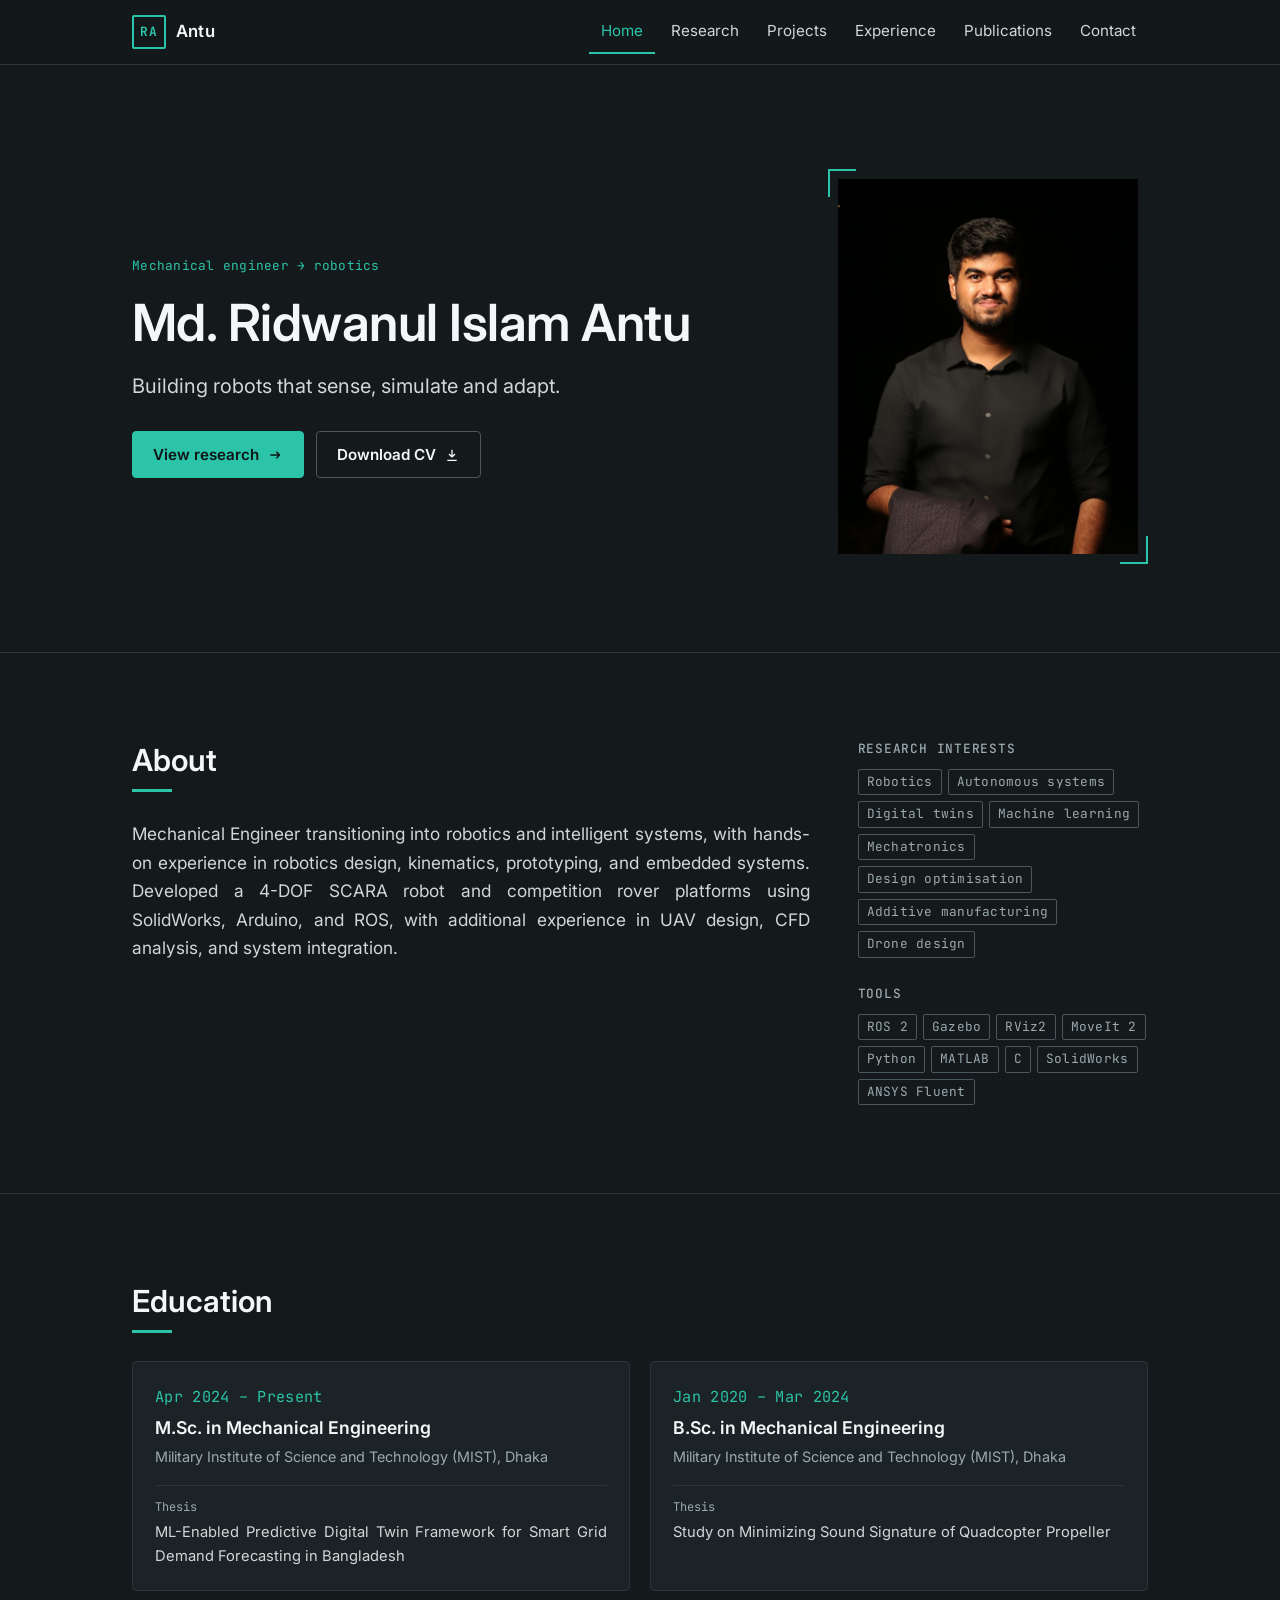
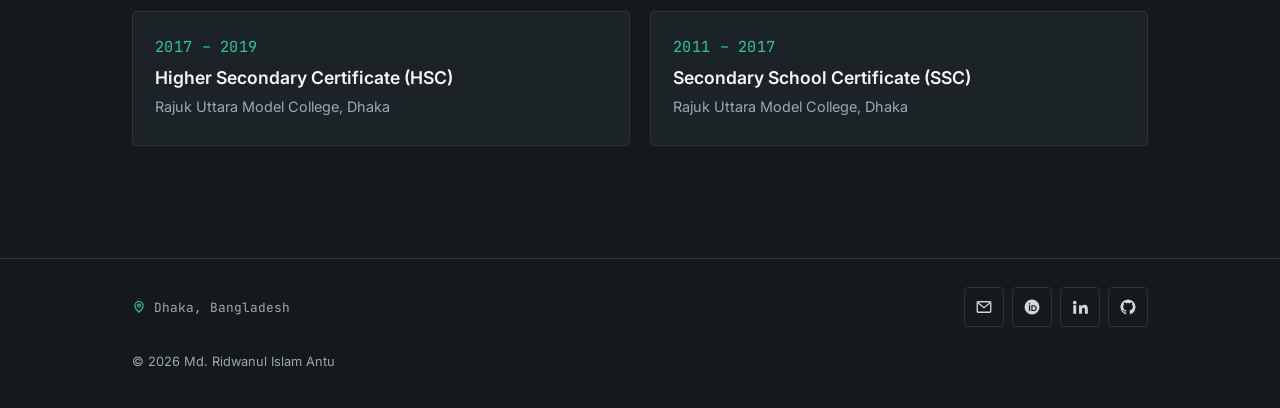
<file: index.html>
<!doctype html>
<html lang="en" class="no-js">
<head>
  <meta charset="utf-8">
  <meta name="viewport" content="width=device-width, initial-scale=1">
  <title>Md. Ridwanul Islam Antu | Robotics researcher</title>
  <meta name="description" content="Md. Ridwanul Islam Antu (Antu), a mechanical engineer moving into robotics research: SCARA manipulators, ROS 2 digital twins and ML-enabled predictive digital twins.">
  <meta name="author" content="Md. Ridwanul Islam Antu">
  <meta name="theme-color" content="#14191B">
  <meta property="og:title" content="Md. Ridwanul Islam Antu | Robotics researcher">
  <meta property="og:description" content="Md. Ridwanul Islam Antu (Antu), a mechanical engineer moving into robotics research: SCARA manipulators, ROS 2 digital twins and ML-enabled predictive digital twins.">
  <meta property="og:type" content="website">
  <link rel="canonical" href="https://ridwan-antu.github.io/">
  <meta property="og:url" content="https://ridwan-antu.github.io/">
  <link rel="icon" href="assets/img/favicon.svg" type="image/svg+xml">
  <link rel="preconnect" href="https://fonts.googleapis.com">
  <link rel="preconnect" href="https://fonts.gstatic.com" crossorigin>
  <link href="https://fonts.googleapis.com/css2?family=Inter:wght@400;500;600;700&amp;family=JetBrains+Mono:wght@400;500;700&amp;display=swap" rel="stylesheet">
  <link rel="stylesheet" href="assets/css/style.css">
  <script src="assets/js/main.js" defer></script>
</head>
<body>
  <a class="skip-link" href="#main">Skip to content</a>
  <header class="site-header">
    <div class="container">
      <nav class="nav-bar" aria-label="Main">
        <a class="brand" href="index.html" aria-label="Antu, home">
          <span class="monogram" aria-hidden="true">RA</span>
          <span class="brand-name">Antu</span>
        </a>
        <button class="nav-toggle" type="button" aria-expanded="false" aria-controls="nav-menu" aria-label="Open menu">
          <span class="nav-toggle-bars" aria-hidden="true"></span>
        </button>
        <ul class="nav-links" id="nav-menu">
          <li><a href="index.html" aria-current="page">Home</a></li>
          <li><a href="research.html">Research</a></li>
          <li><a href="projects.html">Projects</a></li>
          <li><a href="experience.html">Experience</a></li>
          <li><a href="publications.html">Publications</a></li>
          <li><a href="contact.html">Contact</a></li>
        </ul>
      </nav>
    </div>
  </header>

  <main id="main">
    <section class="hero" aria-labelledby="hero-title">
      <div class="container hero-grid">
        <div>
          <p class="eyebrow">Mechanical engineer &rarr; robotics</p>
          <h1 id="hero-title">Md. Ridwanul Islam Antu</h1>
          <p class="tagline">Building robots that sense, simulate and adapt.</p>
          <div class="btn-row">
            <a class="btn btn-primary" href="research.html">View research <svg viewBox="0 0 24 24" fill="none" stroke="currentColor" stroke-width="2" aria-hidden="true"><path d="M5 12h14m0 0-5-5m5 5-5 5"/></svg></a>
            <a class="btn btn-ghost" href="assets/cv/Md-Ridwanul-Islam-Antu-CV.pdf" download>Download CV <svg viewBox="0 0 24 24" fill="none" stroke="currentColor" stroke-width="2" aria-hidden="true"><path d="M12 4v11m0 0-4.5-4.5M12 15l4.5-4.5M5 20h14"/></svg></a>
          </div>
        </div>
        <div class="frame hero-photo">
          <img src="assets/img/profile.jpg" alt="Portrait of Md. Ridwanul Islam Antu in a dark shirt" width="800" height="1000" loading="eager" decoding="async">
        </div>
      </div>
    </section>

    <section class="section" aria-labelledby="about-title">
      <div class="container about-grid">
        <div>
          <h2 class="section-title" id="about-title">About</h2>
          <p class="lead">Mechanical Engineer transitioning into robotics and intelligent systems, with hands-on experience in robotics design, kinematics, prototyping, and embedded systems. Developed a 4-DOF SCARA robot and competition rover platforms using SolidWorks, Arduino, and ROS, with additional experience in UAV design, CFD analysis, and system integration.</p>
        </div>
        <aside aria-label="Research interests">
          <h3>Research interests</h3>
          <ul class="tags">
            <li class="tag">Robotics</li><li class="tag">Autonomous systems</li><li class="tag">Digital twins</li>
            <li class="tag">Machine learning</li><li class="tag">Mechatronics</li><li class="tag">Design optimisation</li>
            <li class="tag">Additive manufacturing</li><li class="tag">Drone design</li>
          </ul>
          <h3 style="margin-top:28px">Tools</h3>
          <ul class="tags">
            <li class="tag">ROS 2</li><li class="tag">Gazebo</li><li class="tag">RViz2</li><li class="tag">MoveIt 2</li>
            <li class="tag">Python</li><li class="tag">MATLAB</li><li class="tag">C</li><li class="tag">SolidWorks</li><li class="tag">ANSYS Fluent</li>
          </ul>
        </aside>
      </div>
    </section>

    <section class="section" aria-labelledby="edu-title">
      <div class="container">
        <h2 class="section-title" id="edu-title">Education</h2>
        <div class="grid grid-2">
          <article class="card edu-card">
            <p class="date">Apr 2024 &ndash; Present</p>
            <h3>M.Sc. in Mechanical Engineering</h3>
            <p class="meta">Military Institute of Science and Technology (MIST), Dhaka</p>
            <p class="thesis"><span>Thesis</span>ML-Enabled Predictive Digital Twin Framework for Smart Grid Demand Forecasting in Bangladesh</p>
          </article>
          <article class="card edu-card">
            <p class="date">Jan 2020 &ndash; Mar 2024</p>
            <h3>B.Sc. in Mechanical Engineering</h3>
            <p class="meta">Military Institute of Science and Technology (MIST), Dhaka</p>
            <p class="thesis"><span>Thesis</span>Study on Minimizing Sound Signature of Quadcopter Propeller</p>
          </article>
          <article class="card edu-card">
            <p class="date">2017 &ndash; 2019</p>
            <h3>Higher Secondary Certificate (HSC)</h3>
            <p class="meta">Rajuk Uttara Model College, Dhaka</p>
          </article>
          <article class="card edu-card">
            <p class="date">2011 &ndash; 2017</p>
            <h3>Secondary School Certificate (SSC)</h3>
            <p class="meta">Rajuk Uttara Model College, Dhaka</p>
          </article>
        </div>
      </div>
    </section>

  </main>

  <footer class="site-footer">
    <div class="container footer-row">
      <p class="footer-loc"><svg viewBox="0 0 24 24" fill="none" stroke="currentColor" stroke-width="2" aria-hidden="true"><path d="M12 21s-7-6.2-7-11.5a7 7 0 0 1 14 0C19 14.8 12 21 12 21Z"/><circle cx="12" cy="9.5" r="2.5"/></svg> Dhaka, Bangladesh</p>
      <ul class="social" aria-label="Links">
        <li><a href="mailto:ridwanul.islam.antu.bd@gmail.com" aria-label="Email"><svg viewBox="0 0 24 24" fill="none" stroke="currentColor" stroke-width="1.8" aria-hidden="true"><rect x="3" y="5" width="18" height="14" rx="1.5"/><path d="m3.5 6 8.5 7 8.5-7"/></svg></a></li>
        <li><a href="https://orcid.org/0009-0007-5962-3201" aria-label="ORCID profile" rel="noopener"><svg viewBox="0 0 24 24" fill="currentColor" aria-hidden="true"><path d="M12 2a10 10 0 1 0 0 20 10 10 0 0 0 0-20Zm-3.3 4.6a1 1 0 1 1 0 2 1 1 0 0 1 0-2ZM7.9 9.6h1.6v7.8H7.9V9.6Zm3.2 0h3.1c2.6 0 4.2 1.9 4.2 3.9 0 2.1-1.6 3.9-4.2 3.9h-3.1V9.6Zm1.6 1.4v5h1.4c1.8 0 2.7-1.2 2.7-2.5s-.9-2.5-2.7-2.5h-1.4Z"/></svg></a></li>
        <li><a href="https://www.linkedin.com/in/md-ridwanul-islam-antu/" aria-label="LinkedIn" rel="noopener" target="_blank"><svg viewBox="0 0 24 24" fill="currentColor" aria-hidden="true"><path d="M4.98 3.5a2.5 2.5 0 1 1 0 5 2.5 2.5 0 0 1 0-5ZM3 9.5h4V21H3V9.5Zm7 0h3.8v1.6h.1c.5-1 1.8-2 3.8-2 4 0 4.8 2.6 4.8 6V21h-4v-5.2c0-1.2 0-2.9-1.8-2.9s-2 1.4-2 2.8V21h-4V9.5Z"/></svg></a></li>
        <li><a href="https://github.com/ridwan-antu" aria-label="GitHub" rel="noopener" target="_blank"><svg viewBox="0 0 24 24" fill="currentColor" aria-hidden="true"><path d="M12 2a10 10 0 0 0-3.2 19.5c.5.1.7-.2.7-.5v-1.8c-2.8.6-3.4-1.2-3.4-1.2-.5-1.2-1.1-1.5-1.1-1.5-.9-.6.1-.6.1-.6 1 .1 1.5 1 1.5 1 .9 1.5 2.4 1.1 2.9.8.1-.7.4-1.1.7-1.3-2.2-.3-4.6-1.1-4.6-5 0-1.1.4-2 1-2.7-.1-.3-.4-1.3.1-2.7 0 0 .8-.3 2.8 1a9.6 9.6 0 0 1 5 0c1.9-1.3 2.8-1 2.8-1 .5 1.4.2 2.4.1 2.7.6.7 1 1.6 1 2.7 0 3.9-2.4 4.7-4.6 5 .4.3.7.9.7 1.9V21c0 .3.2.6.7.5A10 10 0 0 0 12 2Z"/></svg></a></li>
        <!-- PLACEHOLDER: add your Google Scholar URL and uncomment when ready
        <li><a href="https://scholar.google.com/citations?user=YOUR-ID" aria-label="Google Scholar" rel="noopener"><svg viewBox="0 0 24 24" fill="currentColor" aria-hidden="true"><path d="M12 3 1 9.5l4 2.4V16c0 2.2 3.1 4 7 4s7-1.8 7-4v-4.1l2-1.2V16h2V9.5L12 3Zm0 2.3 7.2 4.2L12 13.7 4.8 9.5 12 5.3Z"/></svg></a></li>
        -->
      </ul>
      <p class="copyright">&copy; 2026 Md. Ridwanul Islam Antu</p>
    </div>
  </footer>
</body>
</html>
</file>
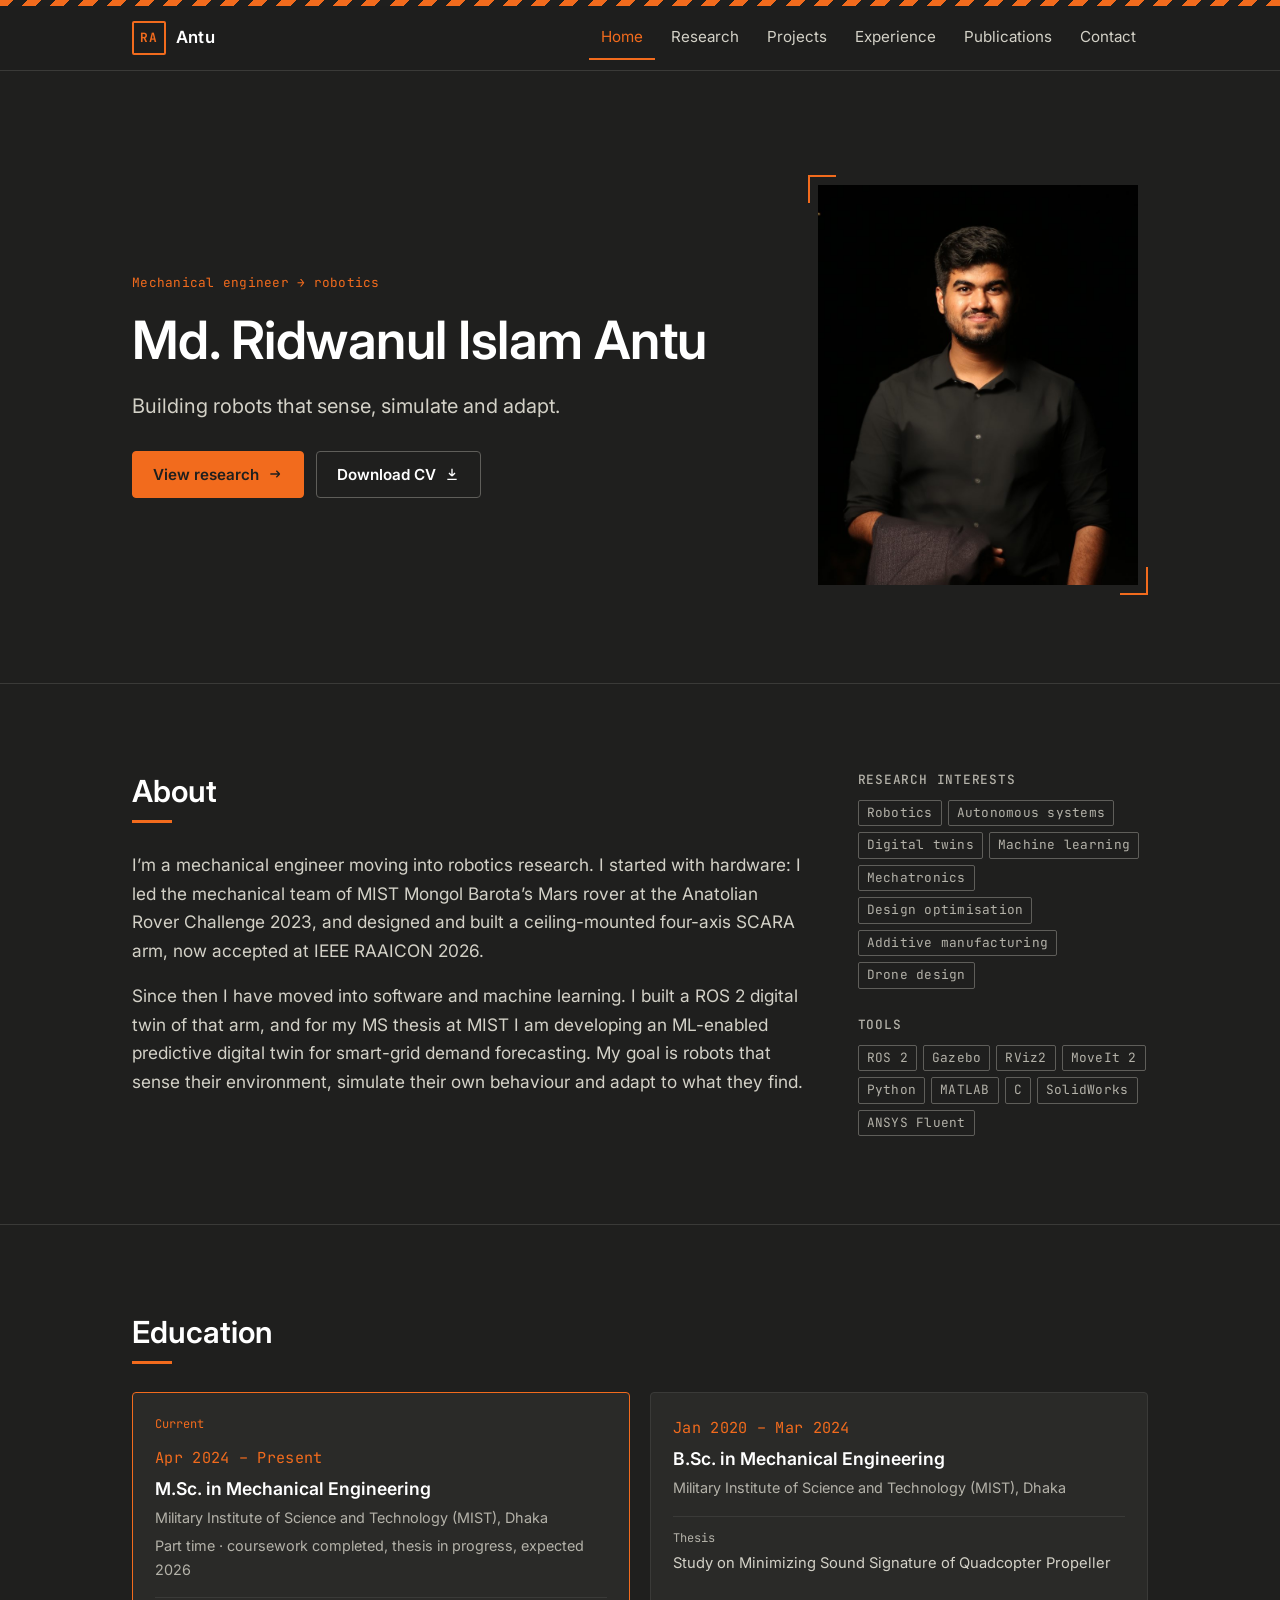
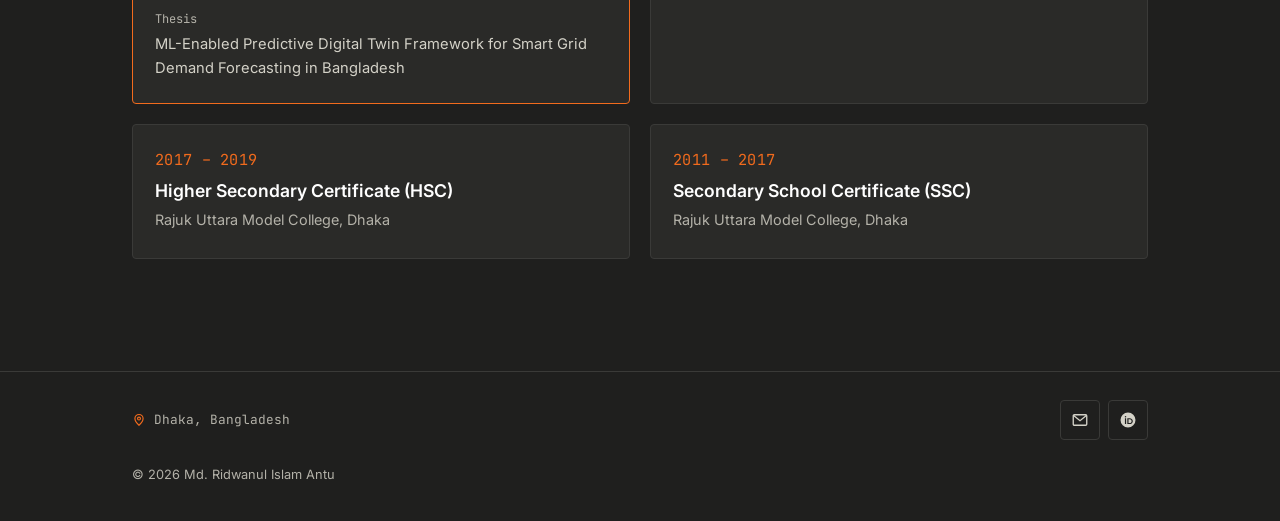
<file: portfolio-site/index.html>
<!doctype html>
<html lang="en" class="no-js">
<head>
  <meta charset="utf-8">
  <meta name="viewport" content="width=device-width, initial-scale=1">
  <title>Md. Ridwanul Islam Antu | Robotics researcher</title>
  <meta name="description" content="Md. Ridwanul Islam Antu (Antu), a mechanical engineer moving into robotics research: SCARA manipulators, ROS 2 digital twins and ML-enabled predictive digital twins.">
  <meta name="author" content="Md. Ridwanul Islam Antu">
  <meta name="theme-color" content="#1f1f1e">
  <meta property="og:title" content="Md. Ridwanul Islam Antu | Robotics researcher">
  <meta property="og:description" content="Md. Ridwanul Islam Antu (Antu), a mechanical engineer moving into robotics research: SCARA manipulators, ROS 2 digital twins and ML-enabled predictive digital twins.">
  <meta property="og:type" content="website">
  <!-- PLACEHOLDER: add <meta property="og:url"> and <link rel="canonical"> once the GitHub Pages URL is known -->
  <link rel="icon" href="assets/img/favicon.svg" type="image/svg+xml">
  <link rel="preconnect" href="https://fonts.googleapis.com">
  <link rel="preconnect" href="https://fonts.gstatic.com" crossorigin>
  <link href="https://fonts.googleapis.com/css2?family=Inter:wght@400;500;600;700&amp;family=JetBrains+Mono:wght@400;500;700&amp;display=swap" rel="stylesheet">
  <link rel="stylesheet" href="assets/css/style.css">
  <script src="assets/js/main.js" defer></script>
</head>
<body>
  <a class="skip-link" href="#main">Skip to content</a>
  <div class="hazard" aria-hidden="true"></div>
  <header class="site-header">
    <div class="container">
      <nav class="nav-bar" aria-label="Main">
        <a class="brand" href="index.html" aria-label="Antu, home">
          <span class="monogram" aria-hidden="true">RA</span>
          <span class="brand-name">Antu</span>
        </a>
        <button class="nav-toggle" type="button" aria-expanded="false" aria-controls="nav-menu" aria-label="Open menu">
          <span class="nav-toggle-bars" aria-hidden="true"></span>
        </button>
        <ul class="nav-links" id="nav-menu">
          <li><a href="index.html" aria-current="page">Home</a></li>
          <li><a href="research.html">Research</a></li>
          <li><a href="projects.html">Projects</a></li>
          <li><a href="experience.html">Experience</a></li>
          <li><a href="publications.html">Publications</a></li>
          <li><a href="contact.html">Contact</a></li>
        </ul>
      </nav>
    </div>
  </header>

  <main id="main">
    <section class="hero" aria-labelledby="hero-title">
      <div class="container hero-grid">
        <div>
          <p class="eyebrow">Mechanical engineer &rarr; robotics</p>
          <h1 id="hero-title">Md. Ridwanul Islam Antu</h1>
          <p class="tagline">Building robots that sense, simulate and adapt.</p>
          <div class="btn-row">
            <a class="btn btn-primary" href="research.html">View research <svg viewBox="0 0 24 24" fill="none" stroke="currentColor" stroke-width="2" aria-hidden="true"><path d="M5 12h14m0 0-5-5m5 5-5 5"/></svg></a>
            <a class="btn btn-ghost" href="assets/cv/Md-Ridwanul-Islam-Antu-CV.pdf" download>Download CV <svg viewBox="0 0 24 24" fill="none" stroke="currentColor" stroke-width="2" aria-hidden="true"><path d="M12 4v11m0 0-4.5-4.5M12 15l4.5-4.5M5 20h14"/></svg></a>
          </div>
        </div>
        <div class="frame hero-photo">
          <img src="assets/img/profile.jpg" alt="Portrait of Md. Ridwanul Islam Antu in a dark shirt" width="800" height="1000" loading="eager" decoding="async">
        </div>
      </div>
    </section>

    <section class="section" aria-labelledby="about-title">
      <div class="container about-grid">
        <div>
          <h2 class="section-title" id="about-title">About</h2>
          <p class="lead">I&rsquo;m a mechanical engineer moving into robotics research. I started with hardware: I led the mechanical team of MIST Mongol Barota&rsquo;s Mars rover at the Anatolian Rover Challenge 2023, and designed and built a ceiling-mounted four-axis SCARA arm, now accepted at IEEE RAAICON 2026.</p>
          <p class="lead">Since then I have moved into software and machine learning. I built a ROS&nbsp;2 digital twin of that arm, and for my MS thesis at MIST I am developing an ML-enabled predictive digital twin for smart-grid demand forecasting. My goal is robots that sense their environment, simulate their own behaviour and adapt to what they find.</p>
        </div>
        <aside aria-label="Research interests">
          <h3>Research interests</h3>
          <ul class="tags">
            <li class="tag">Robotics</li><li class="tag">Autonomous systems</li><li class="tag">Digital twins</li>
            <li class="tag">Machine learning</li><li class="tag">Mechatronics</li><li class="tag">Design optimisation</li>
            <li class="tag">Additive manufacturing</li><li class="tag">Drone design</li>
          </ul>
          <h3 style="margin-top:28px">Tools</h3>
          <ul class="tags">
            <li class="tag">ROS 2</li><li class="tag">Gazebo</li><li class="tag">RViz2</li><li class="tag">MoveIt 2</li>
            <li class="tag">Python</li><li class="tag">MATLAB</li><li class="tag">C</li><li class="tag">SolidWorks</li><li class="tag">ANSYS Fluent</li>
          </ul>
        </aside>
      </div>
    </section>

    <section class="section" aria-labelledby="edu-title">
      <div class="container">
        <h2 class="section-title" id="edu-title">Education</h2>
        <div class="grid grid-2">
          <article class="card edu-card card-current">
            <span class="card-badge">Current</span>
            <p class="date">Apr 2024 &ndash; Present</p>
            <h3>M.Sc. in Mechanical Engineering</h3>
            <p class="meta">Military Institute of Science and Technology (MIST), Dhaka</p>
            <p class="meta">Part time &middot; coursework completed, thesis in progress, expected 2026</p>
            <p class="thesis"><span>Thesis</span>ML-Enabled Predictive Digital Twin Framework for Smart Grid Demand Forecasting in Bangladesh</p>
          </article>
          <article class="card edu-card">
            <p class="date">Jan 2020 &ndash; Mar 2024</p>
            <h3>B.Sc. in Mechanical Engineering</h3>
            <p class="meta">Military Institute of Science and Technology (MIST), Dhaka</p>
            <p class="thesis"><span>Thesis</span>Study on Minimizing Sound Signature of Quadcopter Propeller</p>
          </article>
          <article class="card edu-card">
            <p class="date">2017 &ndash; 2019</p>
            <h3>Higher Secondary Certificate (HSC)</h3>
            <p class="meta">Rajuk Uttara Model College, Dhaka</p>
          </article>
          <article class="card edu-card">
            <p class="date">2011 &ndash; 2017</p>
            <h3>Secondary School Certificate (SSC)</h3>
            <p class="meta">Rajuk Uttara Model College, Dhaka</p>
          </article>
        </div>
      </div>
    </section>

  </main>

  <footer class="site-footer">
    <div class="container footer-row">
      <p class="footer-loc"><svg viewBox="0 0 24 24" fill="none" stroke="currentColor" stroke-width="2" aria-hidden="true"><path d="M12 21s-7-6.2-7-11.5a7 7 0 0 1 14 0C19 14.8 12 21 12 21Z"/><circle cx="12" cy="9.5" r="2.5"/></svg> Dhaka, Bangladesh</p>
      <ul class="social" aria-label="Links">
        <li><a href="mailto:ridwanul.islam.antu.bd@gmail.com" aria-label="Email"><svg viewBox="0 0 24 24" fill="none" stroke="currentColor" stroke-width="1.8" aria-hidden="true"><rect x="3" y="5" width="18" height="14" rx="1.5"/><path d="m3.5 6 8.5 7 8.5-7"/></svg></a></li>
        <li><a href="https://orcid.org/0009-0007-5962-3201" aria-label="ORCID profile" rel="noopener"><svg viewBox="0 0 24 24" fill="currentColor" aria-hidden="true"><path d="M12 2a10 10 0 1 0 0 20 10 10 0 0 0 0-20Zm-3.3 4.6a1 1 0 1 1 0 2 1 1 0 0 1 0-2ZM7.9 9.6h1.6v7.8H7.9V9.6Zm3.2 0h3.1c2.6 0 4.2 1.9 4.2 3.9 0 2.1-1.6 3.9-4.2 3.9h-3.1V9.6Zm1.6 1.4v5h1.4c1.8 0 2.7-1.2 2.7-2.5s-.9-2.5-2.7-2.5h-1.4Z"/></svg></a></li>
        <!-- PLACEHOLDER: uncomment and add your URLs when ready
        <li><a href="https://www.linkedin.com/in/YOUR-PROFILE" aria-label="LinkedIn" rel="noopener"><svg viewBox="0 0 24 24" fill="currentColor" aria-hidden="true"><path d="M4.98 3.5a2.5 2.5 0 1 1 0 5 2.5 2.5 0 0 1 0-5ZM3 9.5h4V21H3V9.5Zm7 0h3.8v1.6h.1c.5-1 1.8-2 3.8-2 4 0 4.8 2.6 4.8 6V21h-4v-5.2c0-1.2 0-2.9-1.8-2.9s-2 1.4-2 2.8V21h-4V9.5Z"/></svg></a></li>
        <li><a href="https://github.com/YOUR-USERNAME" aria-label="GitHub" rel="noopener"><svg viewBox="0 0 24 24" fill="currentColor" aria-hidden="true"><path d="M12 2a10 10 0 0 0-3.2 19.5c.5.1.7-.2.7-.5v-1.8c-2.8.6-3.4-1.2-3.4-1.2-.5-1.2-1.1-1.5-1.1-1.5-.9-.6.1-.6.1-.6 1 .1 1.5 1 1.5 1 .9 1.5 2.4 1.1 2.9.8.1-.7.4-1.1.7-1.3-2.2-.3-4.6-1.1-4.6-5 0-1.1.4-2 1-2.7-.1-.3-.4-1.3.1-2.7 0 0 .8-.3 2.8 1a9.6 9.6 0 0 1 5 0c1.9-1.3 2.8-1 2.8-1 .5 1.4.2 2.4.1 2.7.6.7 1 1.6 1 2.7 0 3.9-2.4 4.7-4.6 5 .4.3.7.9.7 1.9V21c0 .3.2.6.7.5A10 10 0 0 0 12 2Z"/></svg></a></li>
        <li><a href="https://scholar.google.com/citations?user=YOUR-ID" aria-label="Google Scholar" rel="noopener"><svg viewBox="0 0 24 24" fill="currentColor" aria-hidden="true"><path d="M12 3 1 9.5l4 2.4V16c0 2.2 3.1 4 7 4s7-1.8 7-4v-4.1l2-1.2V16h2V9.5L12 3Zm0 2.3 7.2 4.2L12 13.7 4.8 9.5 12 5.3Z"/></svg></a></li>
        -->
      </ul>
      <p class="copyright">&copy; 2026 Md. Ridwanul Islam Antu</p>
    </div>
  </footer>
</body>
</html>
</file>
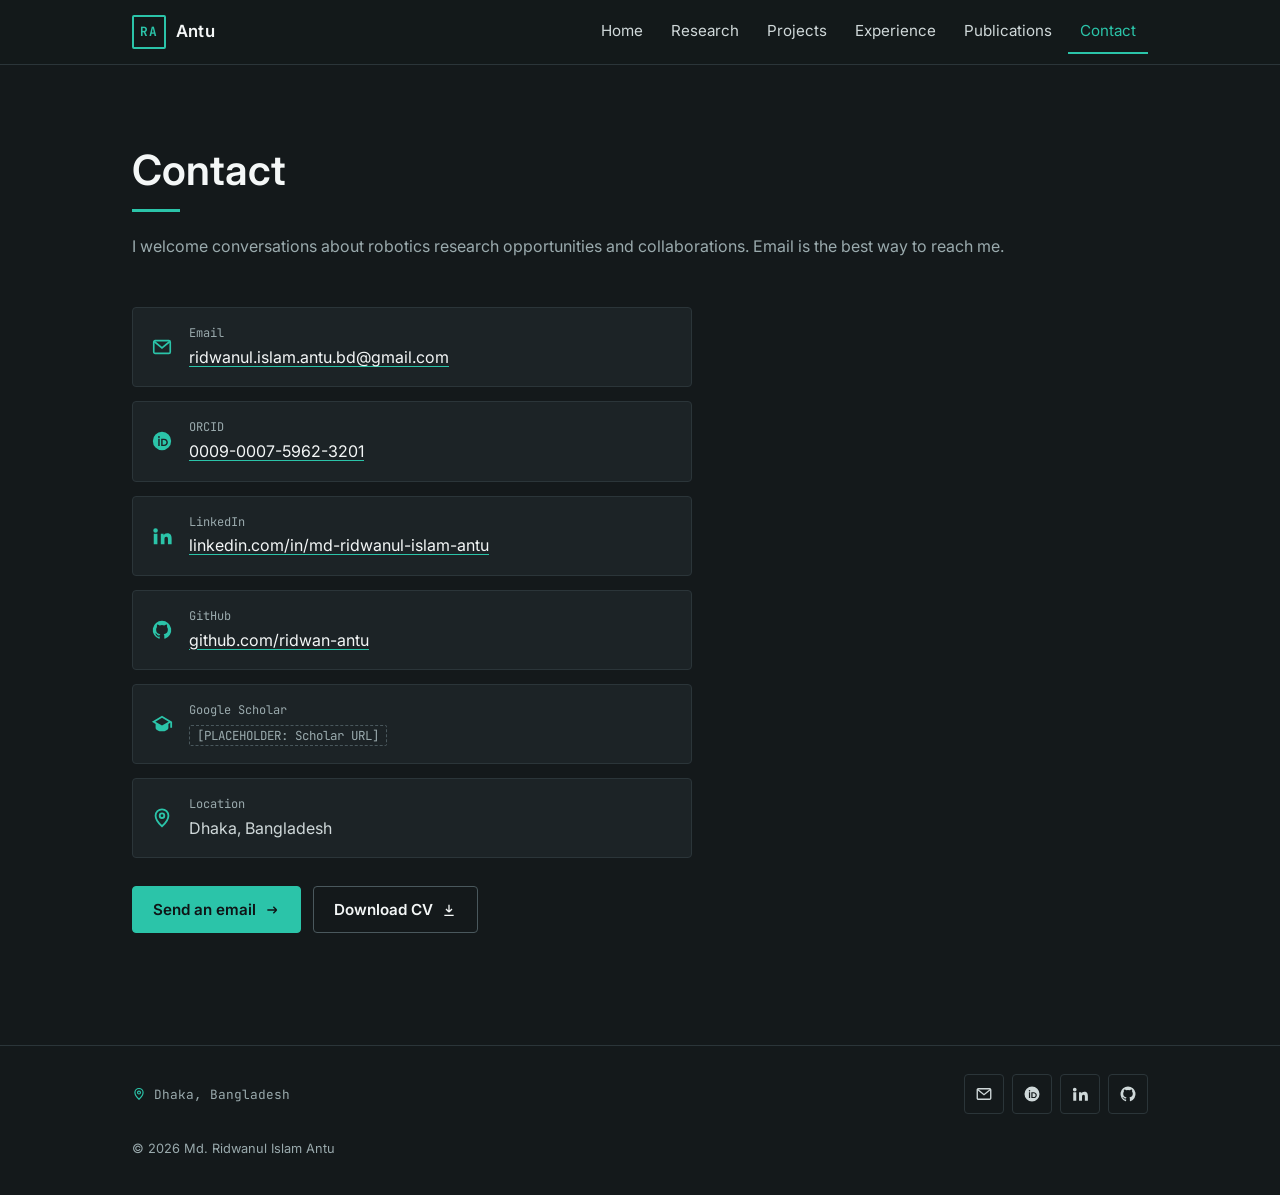
<file: contact.html>
<!doctype html>
<html lang="en" class="no-js">
<head>
  <meta charset="utf-8">
  <meta name="viewport" content="width=device-width, initial-scale=1">
  <title>Contact | Md. Ridwanul Islam Antu</title>
  <meta name="description" content="Contact Md. Ridwanul Islam Antu by email.">
  <meta name="author" content="Md. Ridwanul Islam Antu">
  <meta name="theme-color" content="#14191B">
  <meta property="og:title" content="Contact | Md. Ridwanul Islam Antu">
  <meta property="og:description" content="Contact Md. Ridwanul Islam Antu by email.">
  <meta property="og:type" content="website">
  <link rel="canonical" href="https://ridwan-antu.github.io/contact.html">
  <meta property="og:url" content="https://ridwan-antu.github.io/contact.html">
  <link rel="icon" href="assets/img/favicon.svg" type="image/svg+xml">
  <link rel="preconnect" href="https://fonts.googleapis.com">
  <link rel="preconnect" href="https://fonts.gstatic.com" crossorigin>
  <link href="https://fonts.googleapis.com/css2?family=Inter:wght@400;500;600;700&amp;family=JetBrains+Mono:wght@400;500;700&amp;display=swap" rel="stylesheet">
  <link rel="stylesheet" href="assets/css/style.css">
  <script src="assets/js/main.js" defer></script>
</head>
<body>
  <a class="skip-link" href="#main">Skip to content</a>
  <header class="site-header">
    <div class="container">
      <nav class="nav-bar" aria-label="Main">
        <a class="brand" href="index.html" aria-label="Antu, home">
          <span class="monogram" aria-hidden="true">RA</span>
          <span class="brand-name">Antu</span>
        </a>
        <button class="nav-toggle" type="button" aria-expanded="false" aria-controls="nav-menu" aria-label="Open menu">
          <span class="nav-toggle-bars" aria-hidden="true"></span>
        </button>
        <ul class="nav-links" id="nav-menu">
          <li><a href="index.html">Home</a></li>
          <li><a href="research.html">Research</a></li>
          <li><a href="projects.html">Projects</a></li>
          <li><a href="experience.html">Experience</a></li>
          <li><a href="publications.html">Publications</a></li>
          <li><a href="contact.html" aria-current="page">Contact</a></li>
        </ul>
      </nav>
    </div>
  </header>

  <main id="main">
    <section class="page-intro">
      <div class="container">
        <h1>Contact</h1>
        <p>I welcome conversations about robotics research opportunities and collaborations. Email is the best way to reach me.</p>
      </div>
    </section>

    <section class="section" aria-label="Contact details" style="border-top:0;padding-top:24px">
      <div class="container">
        <ul class="contact-list">
          <li class="contact-item"><svg viewBox="0 0 24 24" fill="none" stroke="currentColor" stroke-width="1.8" aria-hidden="true"><rect x="3" y="5" width="18" height="14" rx="1.5"/><path d="m3.5 6 8.5 7 8.5-7"/></svg><div><span class="label">Email</span><a href="mailto:ridwanul.islam.antu.bd@gmail.com">ridwanul.islam.antu.bd@gmail.com</a></div></li>
          <li class="contact-item"><svg viewBox="0 0 24 24" fill="currentColor" aria-hidden="true"><path d="M12 2a10 10 0 1 0 0 20 10 10 0 0 0 0-20Zm-3.3 4.6a1 1 0 1 1 0 2 1 1 0 0 1 0-2ZM7.9 9.6h1.6v7.8H7.9V9.6Zm3.2 0h3.1c2.6 0 4.2 1.9 4.2 3.9 0 2.1-1.6 3.9-4.2 3.9h-3.1V9.6Zm1.6 1.4v5h1.4c1.8 0 2.7-1.2 2.7-2.5s-.9-2.5-2.7-2.5h-1.4Z"/></svg><div><span class="label">ORCID</span><a href="https://orcid.org/0009-0007-5962-3201" rel="noopener">0009-0007-5962-3201</a></div></li>
          <li class="contact-item"><svg viewBox="0 0 24 24" fill="currentColor" aria-hidden="true"><path d="M4.98 3.5a2.5 2.5 0 1 1 0 5 2.5 2.5 0 0 1 0-5ZM3 9.5h4V21H3V9.5Zm7 0h3.8v1.6h.1c.5-1 1.8-2 3.8-2 4 0 4.8 2.6 4.8 6V21h-4v-5.2c0-1.2 0-2.9-1.8-2.9s-2 1.4-2 2.8V21h-4V9.5Z"/></svg><div><span class="label">LinkedIn</span><a href="https://www.linkedin.com/in/md-ridwanul-islam-antu/" rel="noopener" target="_blank">linkedin.com/in/md-ridwanul-islam-antu</a></div></li>
          <li class="contact-item"><svg viewBox="0 0 24 24" fill="currentColor" aria-hidden="true"><path d="M12 2a10 10 0 0 0-3.2 19.5c.5.1.7-.2.7-.5v-1.8c-2.8.6-3.4-1.2-3.4-1.2-.5-1.2-1.1-1.5-1.1-1.5-.9-.6.1-.6.1-.6 1 .1 1.5 1 1.5 1 .9 1.5 2.4 1.1 2.9.8.1-.7.4-1.1.7-1.3-2.2-.3-4.6-1.1-4.6-5 0-1.1.4-2 1-2.7-.1-.3-.4-1.3.1-2.7 0 0 .8-.3 2.8 1a9.6 9.6 0 0 1 5 0c1.9-1.3 2.8-1 2.8-1 .5 1.4.2 2.4.1 2.7.6.7 1 1.6 1 2.7 0 3.9-2.4 4.7-4.6 5 .4.3.7.9.7 1.9V21c0 .3.2.6.7.5A10 10 0 0 0 12 2Z"/></svg><div><span class="label">GitHub</span><a href="https://github.com/ridwan-antu" rel="noopener" target="_blank">github.com/ridwan-antu</a></div></li>
          <li class="contact-item"><svg viewBox="0 0 24 24" fill="currentColor" aria-hidden="true"><path d="M12 3 1 9.5l4 2.4V16c0 2.2 3.1 4 7 4s7-1.8 7-4v-4.1l2-1.2V16h2V9.5L12 3Zm0 2.3 7.2 4.2L12 13.7 4.8 9.5 12 5.3Z"/></svg><div><span class="label">Google Scholar</span><span class="placeholder">[PLACEHOLDER: Scholar URL]</span></div></li>
          <li class="contact-item"><svg viewBox="0 0 24 24" fill="none" stroke="currentColor" stroke-width="2" aria-hidden="true"><path d="M12 21s-7-6.2-7-11.5a7 7 0 0 1 14 0C19 14.8 12 21 12 21Z"/><circle cx="12" cy="9.5" r="2.5"/></svg><div><span class="label">Location</span>Dhaka, Bangladesh</div></li>
        </ul>
        <div class="btn-row">
          <a class="btn btn-primary" href="mailto:ridwanul.islam.antu.bd@gmail.com">Send an email <svg viewBox="0 0 24 24" fill="none" stroke="currentColor" stroke-width="2" aria-hidden="true"><path d="M5 12h14m0 0-5-5m5 5-5 5"/></svg></a>
          <a class="btn btn-ghost" href="assets/cv/Md-Ridwanul-Islam-Antu-CV.pdf" download>Download CV <svg viewBox="0 0 24 24" fill="none" stroke="currentColor" stroke-width="2" aria-hidden="true"><path d="M12 4v11m0 0-4.5-4.5M12 15l4.5-4.5M5 20h14"/></svg></a>
        </div>
      </div>
    </section>

  </main>

  <footer class="site-footer">
    <div class="container footer-row">
      <p class="footer-loc"><svg viewBox="0 0 24 24" fill="none" stroke="currentColor" stroke-width="2" aria-hidden="true"><path d="M12 21s-7-6.2-7-11.5a7 7 0 0 1 14 0C19 14.8 12 21 12 21Z"/><circle cx="12" cy="9.5" r="2.5"/></svg> Dhaka, Bangladesh</p>
      <ul class="social" aria-label="Links">
        <li><a href="mailto:ridwanul.islam.antu.bd@gmail.com" aria-label="Email"><svg viewBox="0 0 24 24" fill="none" stroke="currentColor" stroke-width="1.8" aria-hidden="true"><rect x="3" y="5" width="18" height="14" rx="1.5"/><path d="m3.5 6 8.5 7 8.5-7"/></svg></a></li>
        <li><a href="https://orcid.org/0009-0007-5962-3201" aria-label="ORCID profile" rel="noopener"><svg viewBox="0 0 24 24" fill="currentColor" aria-hidden="true"><path d="M12 2a10 10 0 1 0 0 20 10 10 0 0 0 0-20Zm-3.3 4.6a1 1 0 1 1 0 2 1 1 0 0 1 0-2ZM7.9 9.6h1.6v7.8H7.9V9.6Zm3.2 0h3.1c2.6 0 4.2 1.9 4.2 3.9 0 2.1-1.6 3.9-4.2 3.9h-3.1V9.6Zm1.6 1.4v5h1.4c1.8 0 2.7-1.2 2.7-2.5s-.9-2.5-2.7-2.5h-1.4Z"/></svg></a></li>
        <li><a href="https://www.linkedin.com/in/md-ridwanul-islam-antu/" aria-label="LinkedIn" rel="noopener" target="_blank"><svg viewBox="0 0 24 24" fill="currentColor" aria-hidden="true"><path d="M4.98 3.5a2.5 2.5 0 1 1 0 5 2.5 2.5 0 0 1 0-5ZM3 9.5h4V21H3V9.5Zm7 0h3.8v1.6h.1c.5-1 1.8-2 3.8-2 4 0 4.8 2.6 4.8 6V21h-4v-5.2c0-1.2 0-2.9-1.8-2.9s-2 1.4-2 2.8V21h-4V9.5Z"/></svg></a></li>
        <li><a href="https://github.com/ridwan-antu" aria-label="GitHub" rel="noopener" target="_blank"><svg viewBox="0 0 24 24" fill="currentColor" aria-hidden="true"><path d="M12 2a10 10 0 0 0-3.2 19.5c.5.1.7-.2.7-.5v-1.8c-2.8.6-3.4-1.2-3.4-1.2-.5-1.2-1.1-1.5-1.1-1.5-.9-.6.1-.6.1-.6 1 .1 1.5 1 1.5 1 .9 1.5 2.4 1.1 2.9.8.1-.7.4-1.1.7-1.3-2.2-.3-4.6-1.1-4.6-5 0-1.1.4-2 1-2.7-.1-.3-.4-1.3.1-2.7 0 0 .8-.3 2.8 1a9.6 9.6 0 0 1 5 0c1.9-1.3 2.8-1 2.8-1 .5 1.4.2 2.4.1 2.7.6.7 1 1.6 1 2.7 0 3.9-2.4 4.7-4.6 5 .4.3.7.9.7 1.9V21c0 .3.2.6.7.5A10 10 0 0 0 12 2Z"/></svg></a></li>
        <!-- PLACEHOLDER: add your Google Scholar URL and uncomment when ready
        <li><a href="https://scholar.google.com/citations?user=YOUR-ID" aria-label="Google Scholar" rel="noopener"><svg viewBox="0 0 24 24" fill="currentColor" aria-hidden="true"><path d="M12 3 1 9.5l4 2.4V16c0 2.2 3.1 4 7 4s7-1.8 7-4v-4.1l2-1.2V16h2V9.5L12 3Zm0 2.3 7.2 4.2L12 13.7 4.8 9.5 12 5.3Z"/></svg></a></li>
        -->
      </ul>
      <p class="copyright">&copy; 2026 Md. Ridwanul Islam Antu</p>
    </div>
  </footer>
</body>
</html>
</file>
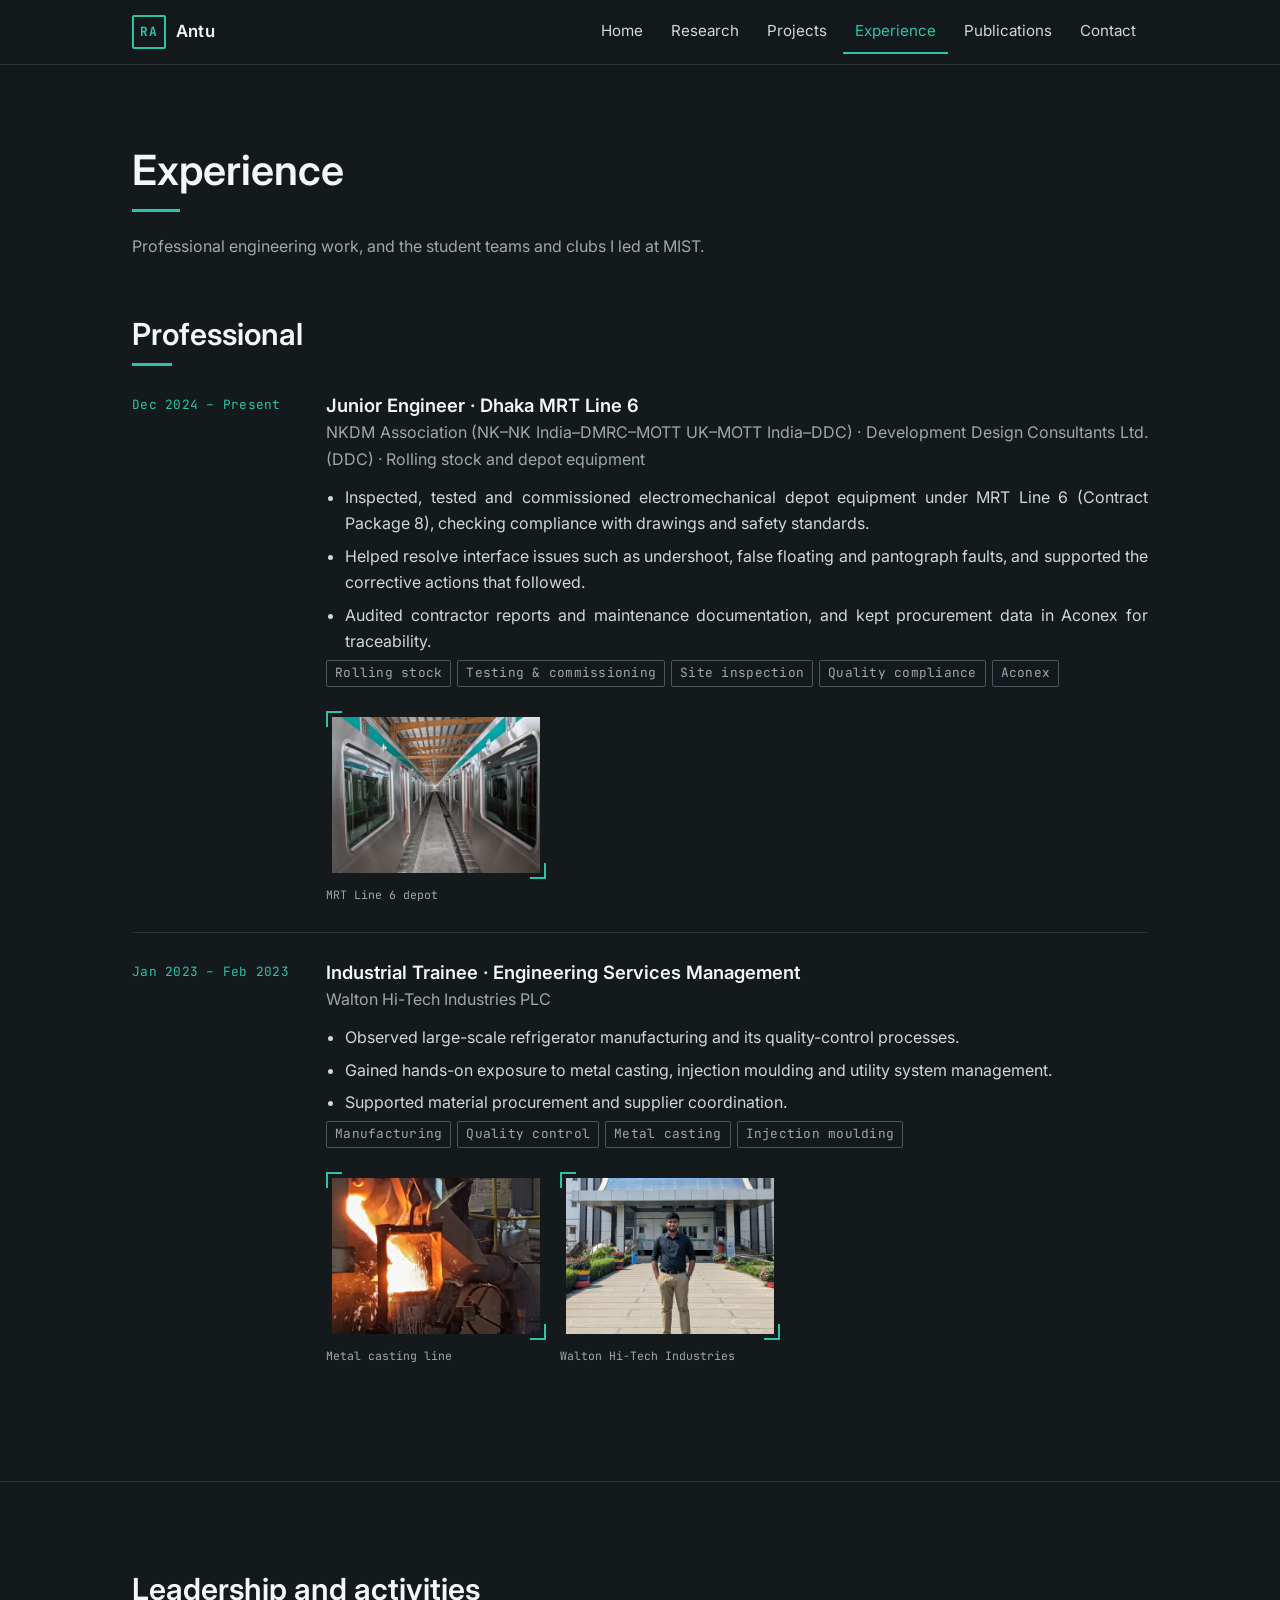
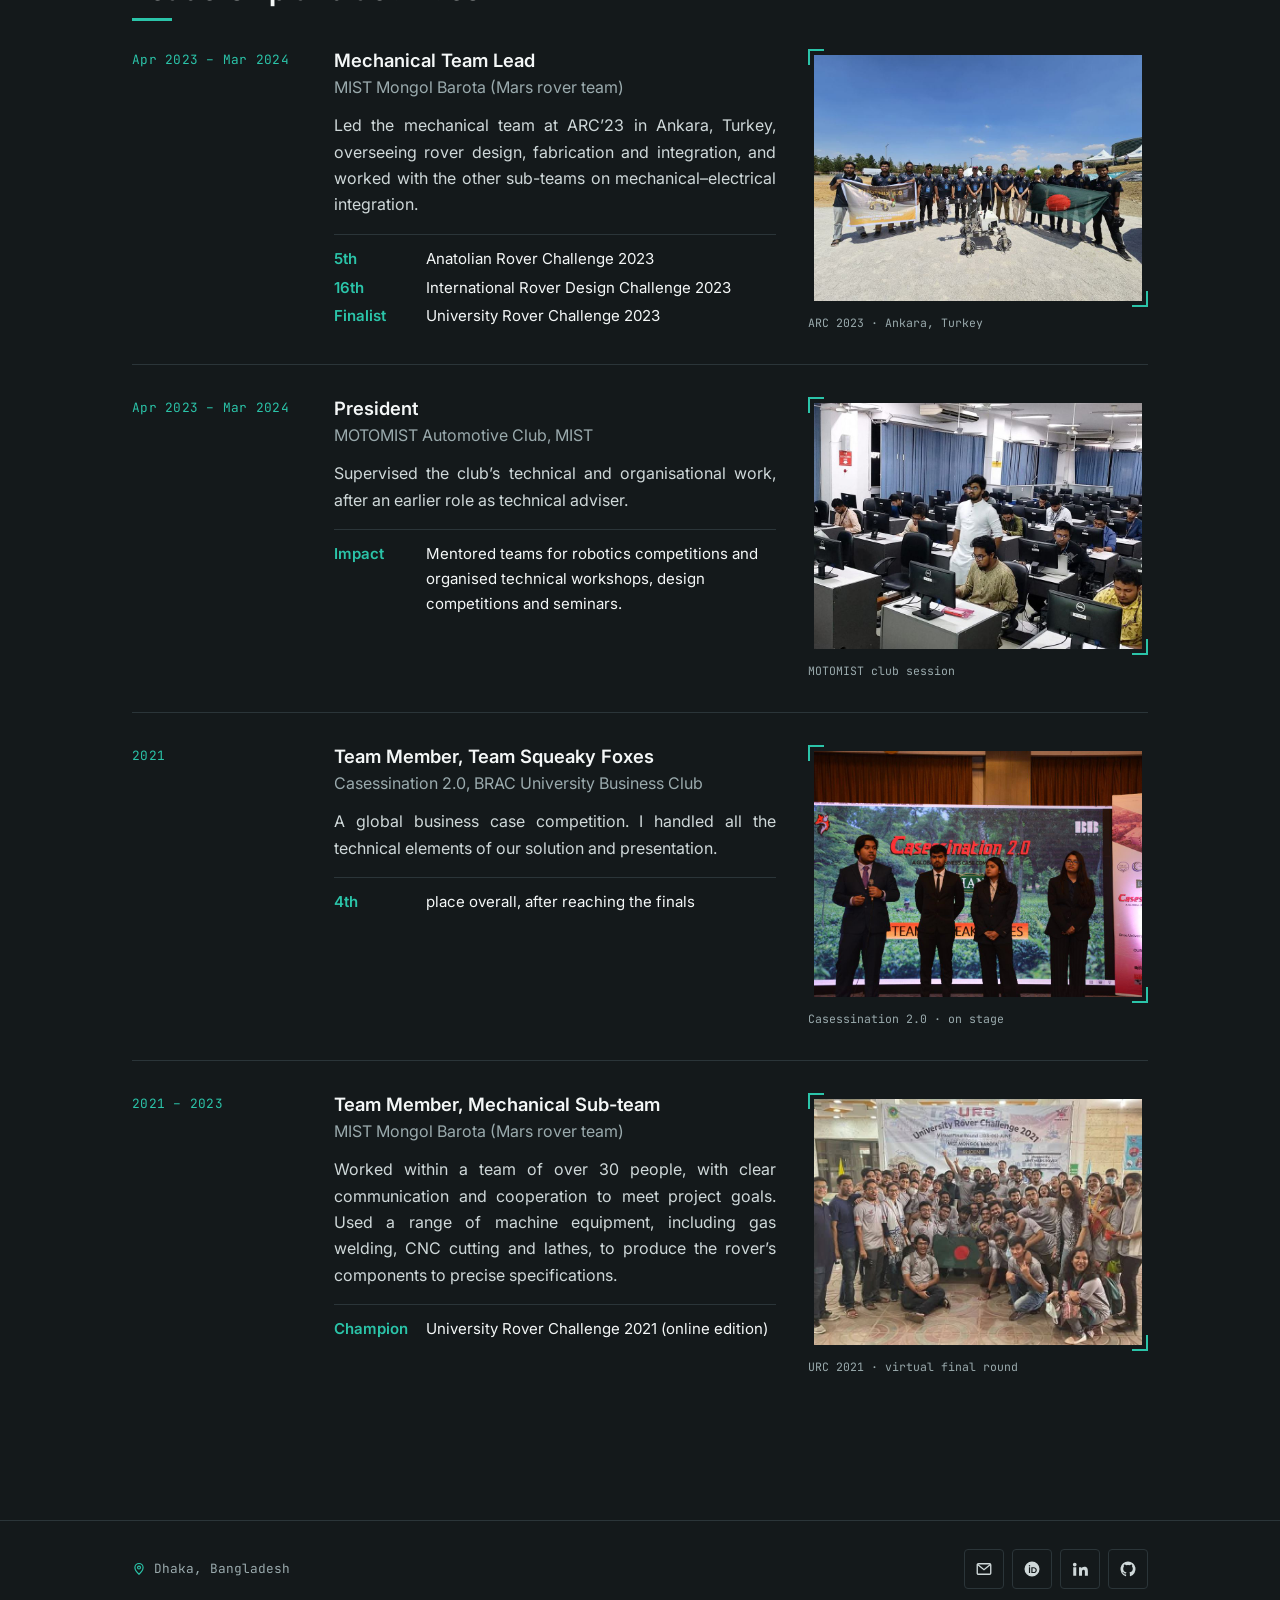
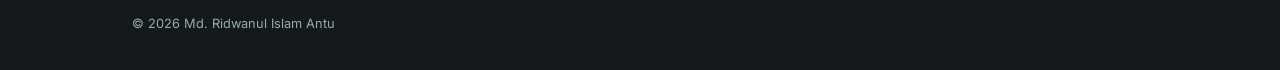
<file: experience.html>
<!doctype html>
<html lang="en" class="no-js">
<head>
  <meta charset="utf-8">
  <meta name="viewport" content="width=device-width, initial-scale=1">
  <title>Experience | Md. Ridwanul Islam Antu</title>
  <meta name="description" content="Professional experience of Md. Ridwanul Islam Antu on Dhaka MRT Line 6 and at Walton, plus leadership of the MIST Mongol Barota Mars rover team and MOTOMIST.">
  <meta name="author" content="Md. Ridwanul Islam Antu">
  <meta name="theme-color" content="#14191B">
  <meta property="og:title" content="Experience | Md. Ridwanul Islam Antu">
  <meta property="og:description" content="Professional experience of Md. Ridwanul Islam Antu on Dhaka MRT Line 6 and at Walton, plus leadership of the MIST Mongol Barota Mars rover team and MOTOMIST.">
  <meta property="og:type" content="website">
  <link rel="canonical" href="https://ridwan-antu.github.io/experience.html">
  <meta property="og:url" content="https://ridwan-antu.github.io/experience.html">
  <link rel="icon" href="assets/img/favicon.svg" type="image/svg+xml">
  <link rel="preconnect" href="https://fonts.googleapis.com">
  <link rel="preconnect" href="https://fonts.gstatic.com" crossorigin>
  <link href="https://fonts.googleapis.com/css2?family=Inter:wght@400;500;600;700&amp;family=JetBrains+Mono:wght@400;500;700&amp;display=swap" rel="stylesheet">
  <link rel="stylesheet" href="assets/css/style.css">
  <script src="assets/js/main.js" defer></script>
</head>
<body>
  <a class="skip-link" href="#main">Skip to content</a>
  <header class="site-header">
    <div class="container">
      <nav class="nav-bar" aria-label="Main">
        <a class="brand" href="index.html" aria-label="Antu, home">
          <span class="monogram" aria-hidden="true">RA</span>
          <span class="brand-name">Antu</span>
        </a>
        <button class="nav-toggle" type="button" aria-expanded="false" aria-controls="nav-menu" aria-label="Open menu">
          <span class="nav-toggle-bars" aria-hidden="true"></span>
        </button>
        <ul class="nav-links" id="nav-menu">
          <li><a href="index.html">Home</a></li>
          <li><a href="research.html">Research</a></li>
          <li><a href="projects.html">Projects</a></li>
          <li><a href="experience.html" aria-current="page">Experience</a></li>
          <li><a href="publications.html">Publications</a></li>
          <li><a href="contact.html">Contact</a></li>
        </ul>
      </nav>
    </div>
  </header>

  <main id="main">
    <section class="page-intro">
      <div class="container">
        <h1>Experience</h1>
        <p>Professional engineering work, and the student teams and clubs I led at MIST.</p>
      </div>
    </section>

    <section class="section" aria-labelledby="pro-title" style="border-top:0;padding-top:32px">
      <div class="container">
        <h2 class="section-title" id="pro-title">Professional</h2>

        <article class="entry">
          <p class="date">Dec 2024 &ndash; Present</p>
          <div>
            <h3>Junior Engineer &middot; Dhaka MRT Line 6</h3>
            <p class="org">NKDM Association (NK&ndash;NK India&ndash;DMRC&ndash;MOTT UK&ndash;MOTT India&ndash;DDC) &middot; Development Design Consultants Ltd. (DDC) &middot; Rolling stock and depot equipment</p>
            <ul>
              <li>Inspected, tested and commissioned electromechanical depot equipment under MRT Line&nbsp;6 (Contract Package&nbsp;8), checking compliance with drawings and safety standards.</li>
              <li>Helped resolve interface issues such as undershoot, false floating and pantograph faults, and supported the corrective actions that followed.</li>
              <li>Audited contractor reports and maintenance documentation, and kept procurement data in Aconex for traceability.</li>
            </ul>
            <ul class="tags" aria-label="Skills">
              <li class="tag">Rolling stock</li><li class="tag">Testing &amp; commissioning</li><li class="tag">Site inspection</li><li class="tag">Quality compliance</li><li class="tag">Aconex</li>
            </ul>
            <div class="entry-media">
              <figure>
                <div class="frame frame--sm"><div class="ratio"><img src="assets/img/mrt-depot.jpg" alt="Two MRT Line 6 train cars on either side of an inspection pit inside the depot" width="960" height="720" loading="lazy" decoding="async"></div></div>
                <figcaption>MRT Line 6 depot</figcaption>
              </figure>
            </div>
          </div>
        </article>

        <article class="entry">
          <p class="date">Jan 2023 &ndash; Feb 2023</p>
          <div>
            <h3>Industrial Trainee &middot; Engineering Services Management</h3>
            <p class="org">Walton Hi-Tech Industries PLC</p>
            <ul>
              <li>Observed large-scale refrigerator manufacturing and its quality-control processes.</li>
              <li>Gained hands-on exposure to metal casting, injection moulding and utility system management.</li>
              <li>Supported material procurement and supplier coordination.</li>
            </ul>
            <ul class="tags" aria-label="Skills">
              <li class="tag">Manufacturing</li><li class="tag">Quality control</li><li class="tag">Metal casting</li><li class="tag">Injection moulding</li>
            </ul>
            <div class="entry-media">
              <figure>
                <div class="frame frame--sm"><div class="ratio"><img src="assets/img/walton-casting.jpg" alt="Molten metal being poured during casting at the Walton plant" width="960" height="720" loading="lazy" decoding="async"></div></div>
                <figcaption>Metal casting line</figcaption>
              </figure>
              <figure>
                <div class="frame frame--sm"><div class="ratio"><img src="assets/img/walton-entrance.jpg" alt="Antu standing in front of the Walton headquarters entrance" width="960" height="720" loading="lazy" decoding="async"></div></div>
                <figcaption>Walton Hi-Tech Industries</figcaption>
              </figure>
            </div>
          </div>
        </article>
      </div>
    </section>

    <section class="section" aria-labelledby="lead-title">
      <div class="container">
        <h2 class="section-title" id="lead-title">Leadership and activities</h2>
        <div class="lead-list">
        <article class="lead-row">
          <p class="date">Apr 2023 &ndash; Mar 2024</p>
          <div class="lead-body">
            <h3>Mechanical Team Lead</h3>
            <p class="org">MIST Mongol Barota (Mars rover team)</p>
            <p>Led the mechanical team at ARC&rsquo;23 in Ankara, Turkey, overseeing rover design, fabrication and integration, and worked with the other sub-teams on mechanical&ndash;electrical integration.</p>
            <ul class="res" aria-label="Results"><li><strong>5th</strong> Anatolian Rover Challenge 2023</li><li><strong>16th</strong> International Rover Design Challenge 2023</li><li><strong>Finalist</strong> University Rover Challenge 2023</li></ul>
          </div>
          <figure class="lead-thumb">
            <div class="frame frame--sm"><div class="ratio"><img src="assets/img/arc-team.jpg" alt="MIST Mongol Barota team with the rover and the Bangladesh flag at the Anatolian Rover Challenge in Turkey" width="960" height="720" loading="lazy" decoding="async"></div></div>
            <figcaption>ARC 2023 &middot; Ankara, Turkey</figcaption>
          </figure>
        </article>
        <article class="lead-row">
          <p class="date">Apr 2023 &ndash; Mar 2024</p>
          <div class="lead-body">
            <h3>President</h3>
            <p class="org">MOTOMIST Automotive Club, MIST</p>
            <p>Supervised the club&rsquo;s technical and organisational work, after an earlier role as technical adviser.</p>
            <ul class="res" aria-label="Results"><li><strong>Impact</strong> Mentored teams for robotics competitions and organised technical workshops, design competitions and seminars.</li></ul>
          </div>
          <figure class="lead-thumb">
            <div class="frame frame--sm"><div class="ratio"><img src="assets/img/motomist.jpg" alt="Students working at computers during a MOTOMIST club event in a computer lab" width="960" height="720" loading="lazy" decoding="async"></div></div>
            <figcaption>MOTOMIST club session</figcaption>
          </figure>
        </article>
        <article class="lead-row">
          <p class="date">2021</p>
          <div class="lead-body">
            <h3>Team Member, Team Squeaky Foxes</h3>
            <p class="org">Casessination 2.0, BRAC University Business Club</p>
            <p>A global business case competition. I handled all the technical elements of our solution and presentation.</p>
            <ul class="res" aria-label="Results"><li><strong>4th</strong> place overall, after reaching the finals</li></ul>
          </div>
          <figure class="lead-thumb">
            <div class="frame frame--sm"><div class="ratio"><img src="assets/img/casessination.jpg" alt="Team Squeaky Foxes, four members in suits, presenting on stage in front of the Casessination 2.0 screen" width="960" height="720" loading="lazy" decoding="async"></div></div>
            <figcaption>Casessination 2.0 &middot; on stage</figcaption>
          </figure>
        </article>
        <article class="lead-row">
          <p class="date">2021 &ndash; 2023</p>
          <div class="lead-body">
            <h3>Team Member, Mechanical Sub-team</h3>
            <p class="org">MIST Mongol Barota (Mars rover team)</p>
            <p>Worked within a team of over 30 people, with clear communication and cooperation to meet project goals. Used a range of machine equipment, including gas welding, CNC cutting and lathes, to produce the rover&rsquo;s components to precise specifications.</p>
            <ul class="res" aria-label="Results"><li><strong>Champion</strong> University Rover Challenge 2021 (online edition)</li></ul>
          </div>
          <figure class="lead-thumb">
            <div class="frame frame--sm"><div class="ratio"><img src="assets/img/urc-2021.jpg" alt="MIST Mongol Barota team celebrating with the Bangladesh flag under the University Rover Challenge 2021 virtual final round banner" width="720" height="540" loading="lazy" decoding="async"></div></div>
            <figcaption>URC 2021 &middot; virtual final round</figcaption>
          </figure>
        </article>
        </div>
      </div>
    </section>

  </main>

  <footer class="site-footer">
    <div class="container footer-row">
      <p class="footer-loc"><svg viewBox="0 0 24 24" fill="none" stroke="currentColor" stroke-width="2" aria-hidden="true"><path d="M12 21s-7-6.2-7-11.5a7 7 0 0 1 14 0C19 14.8 12 21 12 21Z"/><circle cx="12" cy="9.5" r="2.5"/></svg> Dhaka, Bangladesh</p>
      <ul class="social" aria-label="Links">
        <li><a href="mailto:ridwanul.islam.antu.bd@gmail.com" aria-label="Email"><svg viewBox="0 0 24 24" fill="none" stroke="currentColor" stroke-width="1.8" aria-hidden="true"><rect x="3" y="5" width="18" height="14" rx="1.5"/><path d="m3.5 6 8.5 7 8.5-7"/></svg></a></li>
        <li><a href="https://orcid.org/0009-0007-5962-3201" aria-label="ORCID profile" rel="noopener"><svg viewBox="0 0 24 24" fill="currentColor" aria-hidden="true"><path d="M12 2a10 10 0 1 0 0 20 10 10 0 0 0 0-20Zm-3.3 4.6a1 1 0 1 1 0 2 1 1 0 0 1 0-2ZM7.9 9.6h1.6v7.8H7.9V9.6Zm3.2 0h3.1c2.6 0 4.2 1.9 4.2 3.9 0 2.1-1.6 3.9-4.2 3.9h-3.1V9.6Zm1.6 1.4v5h1.4c1.8 0 2.7-1.2 2.7-2.5s-.9-2.5-2.7-2.5h-1.4Z"/></svg></a></li>
        <li><a href="https://www.linkedin.com/in/md-ridwanul-islam-antu/" aria-label="LinkedIn" rel="noopener" target="_blank"><svg viewBox="0 0 24 24" fill="currentColor" aria-hidden="true"><path d="M4.98 3.5a2.5 2.5 0 1 1 0 5 2.5 2.5 0 0 1 0-5ZM3 9.5h4V21H3V9.5Zm7 0h3.8v1.6h.1c.5-1 1.8-2 3.8-2 4 0 4.8 2.6 4.8 6V21h-4v-5.2c0-1.2 0-2.9-1.8-2.9s-2 1.4-2 2.8V21h-4V9.5Z"/></svg></a></li>
        <li><a href="https://github.com/ridwan-antu" aria-label="GitHub" rel="noopener" target="_blank"><svg viewBox="0 0 24 24" fill="currentColor" aria-hidden="true"><path d="M12 2a10 10 0 0 0-3.2 19.5c.5.1.7-.2.7-.5v-1.8c-2.8.6-3.4-1.2-3.4-1.2-.5-1.2-1.1-1.5-1.1-1.5-.9-.6.1-.6.1-.6 1 .1 1.5 1 1.5 1 .9 1.5 2.4 1.1 2.9.8.1-.7.4-1.1.7-1.3-2.2-.3-4.6-1.1-4.6-5 0-1.1.4-2 1-2.7-.1-.3-.4-1.3.1-2.7 0 0 .8-.3 2.8 1a9.6 9.6 0 0 1 5 0c1.9-1.3 2.8-1 2.8-1 .5 1.4.2 2.4.1 2.7.6.7 1 1.6 1 2.7 0 3.9-2.4 4.7-4.6 5 .4.3.7.9.7 1.9V21c0 .3.2.6.7.5A10 10 0 0 0 12 2Z"/></svg></a></li>
        <!-- PLACEHOLDER: add your Google Scholar URL and uncomment when ready
        <li><a href="https://scholar.google.com/citations?user=YOUR-ID" aria-label="Google Scholar" rel="noopener"><svg viewBox="0 0 24 24" fill="currentColor" aria-hidden="true"><path d="M12 3 1 9.5l4 2.4V16c0 2.2 3.1 4 7 4s7-1.8 7-4v-4.1l2-1.2V16h2V9.5L12 3Zm0 2.3 7.2 4.2L12 13.7 4.8 9.5 12 5.3Z"/></svg></a></li>
        -->
      </ul>
      <p class="copyright">&copy; 2026 Md. Ridwanul Islam Antu</p>
    </div>
  </footer>
</body>
</html>
</file>
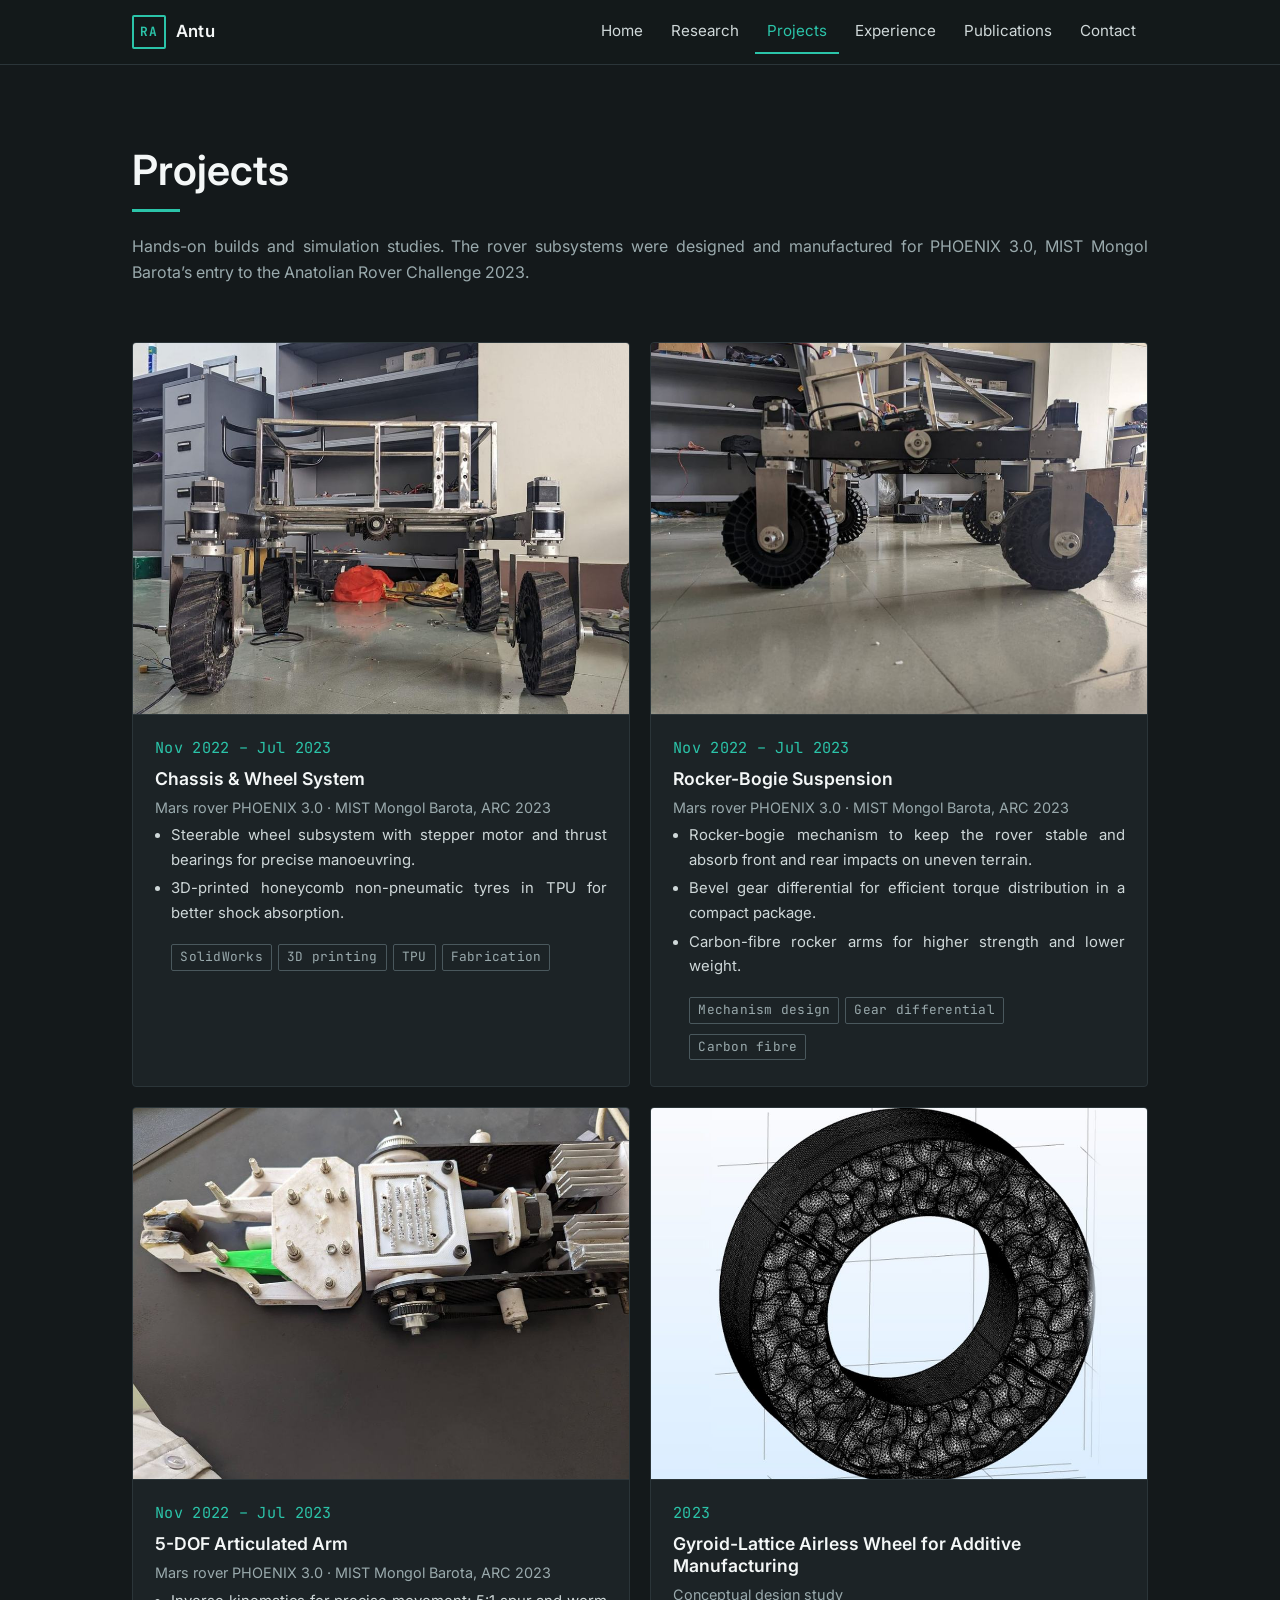
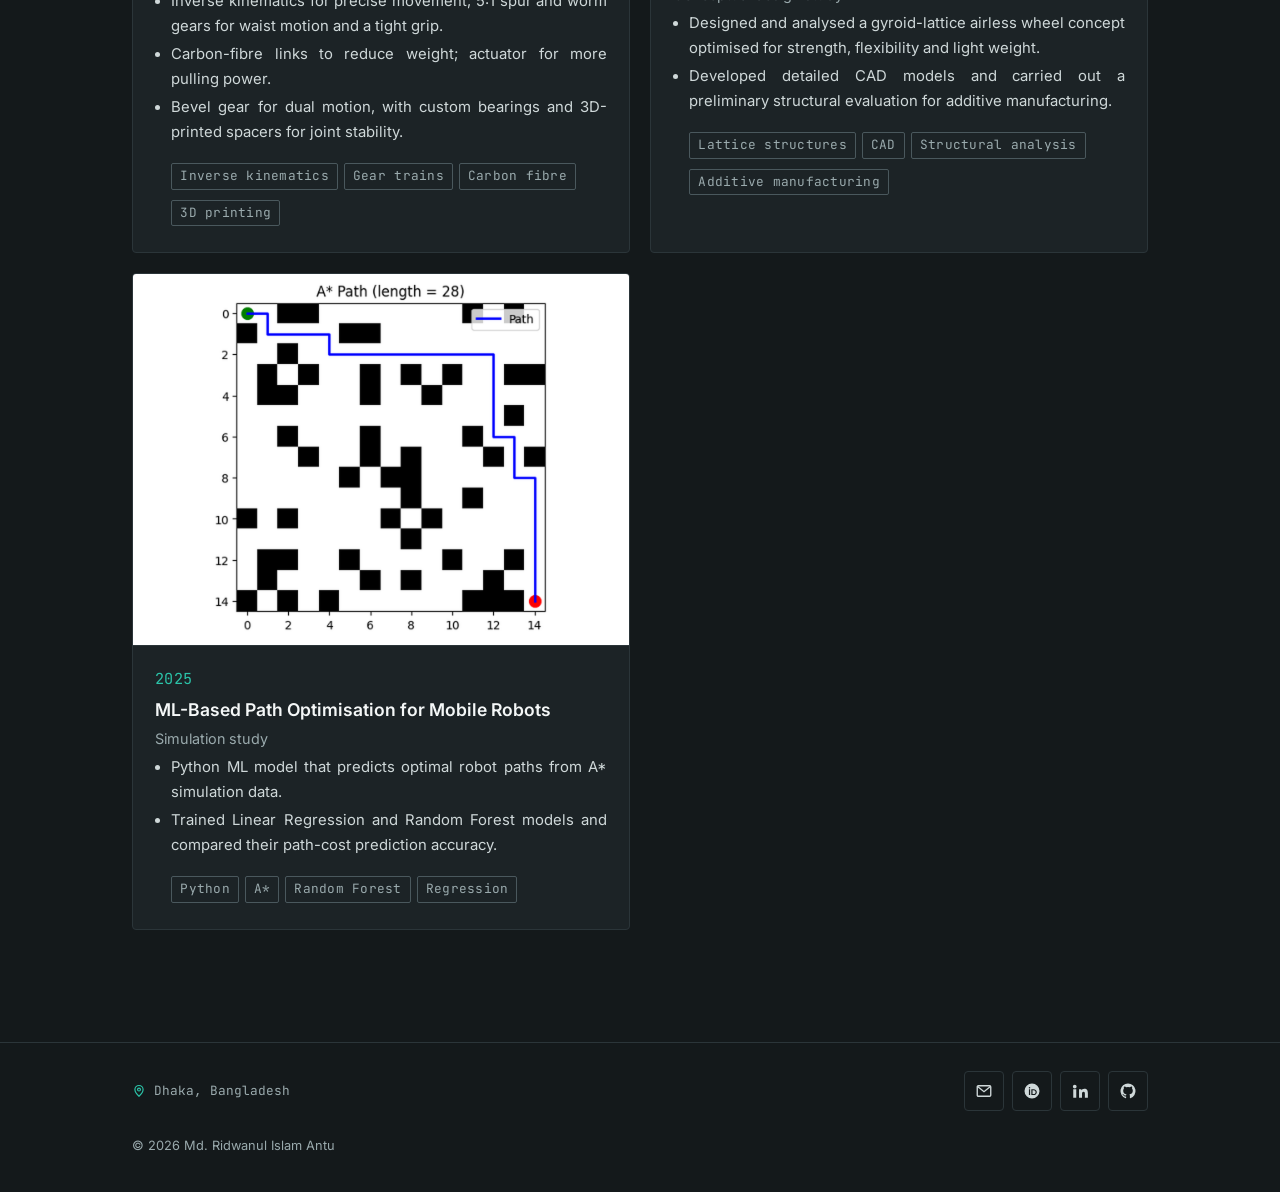
<file: projects.html>
<!doctype html>
<html lang="en" class="no-js">
<head>
  <meta charset="utf-8">
  <meta name="viewport" content="width=device-width, initial-scale=1">
  <title>Projects | Md. Ridwanul Islam Antu</title>
  <meta name="description" content="Hands-on builds by Md. Ridwanul Islam Antu: Mars rover chassis, rocker-bogie suspension and 5-DOF arm, plus an ML path-optimisation study.">
  <meta name="author" content="Md. Ridwanul Islam Antu">
  <meta name="theme-color" content="#14191B">
  <meta property="og:title" content="Projects | Md. Ridwanul Islam Antu">
  <meta property="og:description" content="Hands-on builds by Md. Ridwanul Islam Antu: Mars rover chassis, rocker-bogie suspension and 5-DOF arm, plus an ML path-optimisation study.">
  <meta property="og:type" content="website">
  <link rel="canonical" href="https://ridwan-antu.github.io/projects.html">
  <meta property="og:url" content="https://ridwan-antu.github.io/projects.html">
  <link rel="icon" href="assets/img/favicon.svg" type="image/svg+xml">
  <link rel="preconnect" href="https://fonts.googleapis.com">
  <link rel="preconnect" href="https://fonts.gstatic.com" crossorigin>
  <link href="https://fonts.googleapis.com/css2?family=Inter:wght@400;500;600;700&amp;family=JetBrains+Mono:wght@400;500;700&amp;display=swap" rel="stylesheet">
  <link rel="stylesheet" href="assets/css/style.css">
  <script src="assets/js/main.js" defer></script>
</head>
<body>
  <a class="skip-link" href="#main">Skip to content</a>
  <header class="site-header">
    <div class="container">
      <nav class="nav-bar" aria-label="Main">
        <a class="brand" href="index.html" aria-label="Antu, home">
          <span class="monogram" aria-hidden="true">RA</span>
          <span class="brand-name">Antu</span>
        </a>
        <button class="nav-toggle" type="button" aria-expanded="false" aria-controls="nav-menu" aria-label="Open menu">
          <span class="nav-toggle-bars" aria-hidden="true"></span>
        </button>
        <ul class="nav-links" id="nav-menu">
          <li><a href="index.html">Home</a></li>
          <li><a href="research.html">Research</a></li>
          <li><a href="projects.html" aria-current="page">Projects</a></li>
          <li><a href="experience.html">Experience</a></li>
          <li><a href="publications.html">Publications</a></li>
          <li><a href="contact.html">Contact</a></li>
        </ul>
      </nav>
    </div>
  </header>

  <main id="main">
    <section class="page-intro">
      <div class="container">
        <h1>Projects</h1>
        <p>Hands-on builds and simulation studies. The rover subsystems were designed and manufactured for PHOENIX&nbsp;3.0, MIST Mongol Barota&rsquo;s entry to the Anatolian Rover Challenge 2023.</p>
      </div>
    </section>

    <section class="section" aria-label="Project list" style="border-top:0;padding-top:32px">
      <div class="container">
        <div class="grid grid-2">
          <article class="card media-card">
            <div class="media"><img src="assets/img/rover-chassis.jpg" alt="Rover chassis frame with four steerable wheels and black TPU tyres in the lab" width="960" height="720" loading="lazy" decoding="async"></div>
            <div class="body">
              <p class="date">Nov 2022 &ndash; Jul 2023</p>
              <h3>Chassis &amp; Wheel System</h3>
              <p class="meta">Mars rover PHOENIX 3.0 &middot; MIST Mongol Barota, ARC 2023</p>
              <ul><li>Steerable wheel subsystem with stepper motor and thrust bearings for precise manoeuvring.</li><li>3D-printed honeycomb non-pneumatic tyres in TPU for better shock absorption.</li></ul>
              <ul class="tags" aria-label="Skills"><li class="tag">SolidWorks</li><li class="tag">3D printing</li><li class="tag">TPU</li><li class="tag">Fabrication</li></ul>
            </div>
          </article>
          <article class="card media-card">
            <div class="media"><img src="assets/img/rover-suspension.jpg" alt="Rover with rocker-bogie suspension and carbon-fibre rocker arms on the lab floor" width="960" height="720" loading="lazy" decoding="async"></div>
            <div class="body">
              <p class="date">Nov 2022 &ndash; Jul 2023</p>
              <h3>Rocker-Bogie Suspension</h3>
              <p class="meta">Mars rover PHOENIX 3.0 &middot; MIST Mongol Barota, ARC 2023</p>
              <ul><li>Rocker-bogie mechanism to keep the rover stable and absorb front and rear impacts on uneven terrain.</li><li>Bevel gear differential for efficient torque distribution in a compact package.</li><li>Carbon-fibre rocker arms for higher strength and lower weight.</li></ul>
              <ul class="tags" aria-label="Skills"><li class="tag">Mechanism design</li><li class="tag">Gear differential</li><li class="tag">Carbon fibre</li></ul>
            </div>
          </article>
          <article class="card media-card">
            <div class="media"><img src="assets/img/rover-arm.jpg" alt="Gripper end of the rover arm with carbon-fibre links and 3D-printed parts" width="960" height="720" loading="lazy" decoding="async"></div>
            <div class="body">
              <p class="date">Nov 2022 &ndash; Jul 2023</p>
              <h3>5-DOF Articulated Arm</h3>
              <p class="meta">Mars rover PHOENIX 3.0 &middot; MIST Mongol Barota, ARC 2023</p>
              <ul><li>Inverse kinematics for precise movement; 5:1 spur and worm gears for waist motion and a tight grip.</li><li>Carbon-fibre links to reduce weight; actuator for more pulling power.</li><li>Bevel gear for dual motion, with custom bearings and 3D-printed spacers for joint stability.</li></ul>
              <ul class="tags" aria-label="Skills"><li class="tag">Inverse kinematics</li><li class="tag">Gear trains</li><li class="tag">Carbon fibre</li><li class="tag">3D printing</li></ul>
            </div>
          </article>
          <article class="card media-card">
            <div class="media"><img src="assets/img/gyroid-wheel.jpg" alt="Meshed 3D model of an airless wheel whose ring between hub and tread is filled with a gyroid lattice" width="960" height="720" loading="lazy" decoding="async"></div>
            <div class="body">
              <p class="date">2023</p>
              <h3>Gyroid-Lattice Airless Wheel for Additive Manufacturing</h3>
              <p class="meta">Conceptual design study</p>
              <ul><li>Designed and analysed a gyroid-lattice airless wheel concept optimised for strength, flexibility and light weight.</li><li>Developed detailed CAD models and carried out a preliminary structural evaluation for additive manufacturing.</li></ul>
              <ul class="tags" aria-label="Skills"><li class="tag">Lattice structures</li><li class="tag">CAD</li><li class="tag">Structural analysis</li><li class="tag">Additive manufacturing</li></ul>
            </div>
          </article>
          <article class="card media-card">
            <div class="media"><img src="assets/img/astar-path.png" alt="A* path on a 15 by 15 occupancy grid: a blue path of length 28 runs from the green start at the top left, around black obstacle cells, to the red goal at the bottom right" width="1190" height="892" loading="lazy" decoding="async"></div>
            <div class="body">
              <p class="date">2025</p>
              <h3>ML-Based Path Optimisation for Mobile Robots</h3>
              <p class="meta">Simulation study</p>
              <ul><li>Python ML model that predicts optimal robot paths from A* simulation data.</li><li>Trained Linear Regression and Random Forest models and compared their path-cost prediction accuracy.</li></ul>
              <ul class="tags" aria-label="Skills"><li class="tag">Python</li><li class="tag">A*</li><li class="tag">Random Forest</li><li class="tag">Regression</li></ul>
            </div>
          </article>
        </div>
      </div>
    </section>

  </main>

  <footer class="site-footer">
    <div class="container footer-row">
      <p class="footer-loc"><svg viewBox="0 0 24 24" fill="none" stroke="currentColor" stroke-width="2" aria-hidden="true"><path d="M12 21s-7-6.2-7-11.5a7 7 0 0 1 14 0C19 14.8 12 21 12 21Z"/><circle cx="12" cy="9.5" r="2.5"/></svg> Dhaka, Bangladesh</p>
      <ul class="social" aria-label="Links">
        <li><a href="mailto:ridwanul.islam.antu.bd@gmail.com" aria-label="Email"><svg viewBox="0 0 24 24" fill="none" stroke="currentColor" stroke-width="1.8" aria-hidden="true"><rect x="3" y="5" width="18" height="14" rx="1.5"/><path d="m3.5 6 8.5 7 8.5-7"/></svg></a></li>
        <li><a href="https://orcid.org/0009-0007-5962-3201" aria-label="ORCID profile" rel="noopener"><svg viewBox="0 0 24 24" fill="currentColor" aria-hidden="true"><path d="M12 2a10 10 0 1 0 0 20 10 10 0 0 0 0-20Zm-3.3 4.6a1 1 0 1 1 0 2 1 1 0 0 1 0-2ZM7.9 9.6h1.6v7.8H7.9V9.6Zm3.2 0h3.1c2.6 0 4.2 1.9 4.2 3.9 0 2.1-1.6 3.9-4.2 3.9h-3.1V9.6Zm1.6 1.4v5h1.4c1.8 0 2.7-1.2 2.7-2.5s-.9-2.5-2.7-2.5h-1.4Z"/></svg></a></li>
        <li><a href="https://www.linkedin.com/in/md-ridwanul-islam-antu/" aria-label="LinkedIn" rel="noopener" target="_blank"><svg viewBox="0 0 24 24" fill="currentColor" aria-hidden="true"><path d="M4.98 3.5a2.5 2.5 0 1 1 0 5 2.5 2.5 0 0 1 0-5ZM3 9.5h4V21H3V9.5Zm7 0h3.8v1.6h.1c.5-1 1.8-2 3.8-2 4 0 4.8 2.6 4.8 6V21h-4v-5.2c0-1.2 0-2.9-1.8-2.9s-2 1.4-2 2.8V21h-4V9.5Z"/></svg></a></li>
        <li><a href="https://github.com/ridwan-antu" aria-label="GitHub" rel="noopener" target="_blank"><svg viewBox="0 0 24 24" fill="currentColor" aria-hidden="true"><path d="M12 2a10 10 0 0 0-3.2 19.5c.5.1.7-.2.7-.5v-1.8c-2.8.6-3.4-1.2-3.4-1.2-.5-1.2-1.1-1.5-1.1-1.5-.9-.6.1-.6.1-.6 1 .1 1.5 1 1.5 1 .9 1.5 2.4 1.1 2.9.8.1-.7.4-1.1.7-1.3-2.2-.3-4.6-1.1-4.6-5 0-1.1.4-2 1-2.7-.1-.3-.4-1.3.1-2.7 0 0 .8-.3 2.8 1a9.6 9.6 0 0 1 5 0c1.9-1.3 2.8-1 2.8-1 .5 1.4.2 2.4.1 2.7.6.7 1 1.6 1 2.7 0 3.9-2.4 4.7-4.6 5 .4.3.7.9.7 1.9V21c0 .3.2.6.7.5A10 10 0 0 0 12 2Z"/></svg></a></li>
        <!-- PLACEHOLDER: add your Google Scholar URL and uncomment when ready
        <li><a href="https://scholar.google.com/citations?user=YOUR-ID" aria-label="Google Scholar" rel="noopener"><svg viewBox="0 0 24 24" fill="currentColor" aria-hidden="true"><path d="M12 3 1 9.5l4 2.4V16c0 2.2 3.1 4 7 4s7-1.8 7-4v-4.1l2-1.2V16h2V9.5L12 3Zm0 2.3 7.2 4.2L12 13.7 4.8 9.5 12 5.3Z"/></svg></a></li>
        -->
      </ul>
      <p class="copyright">&copy; 2026 Md. Ridwanul Islam Antu</p>
    </div>
  </footer>
</body>
</html>
</file>
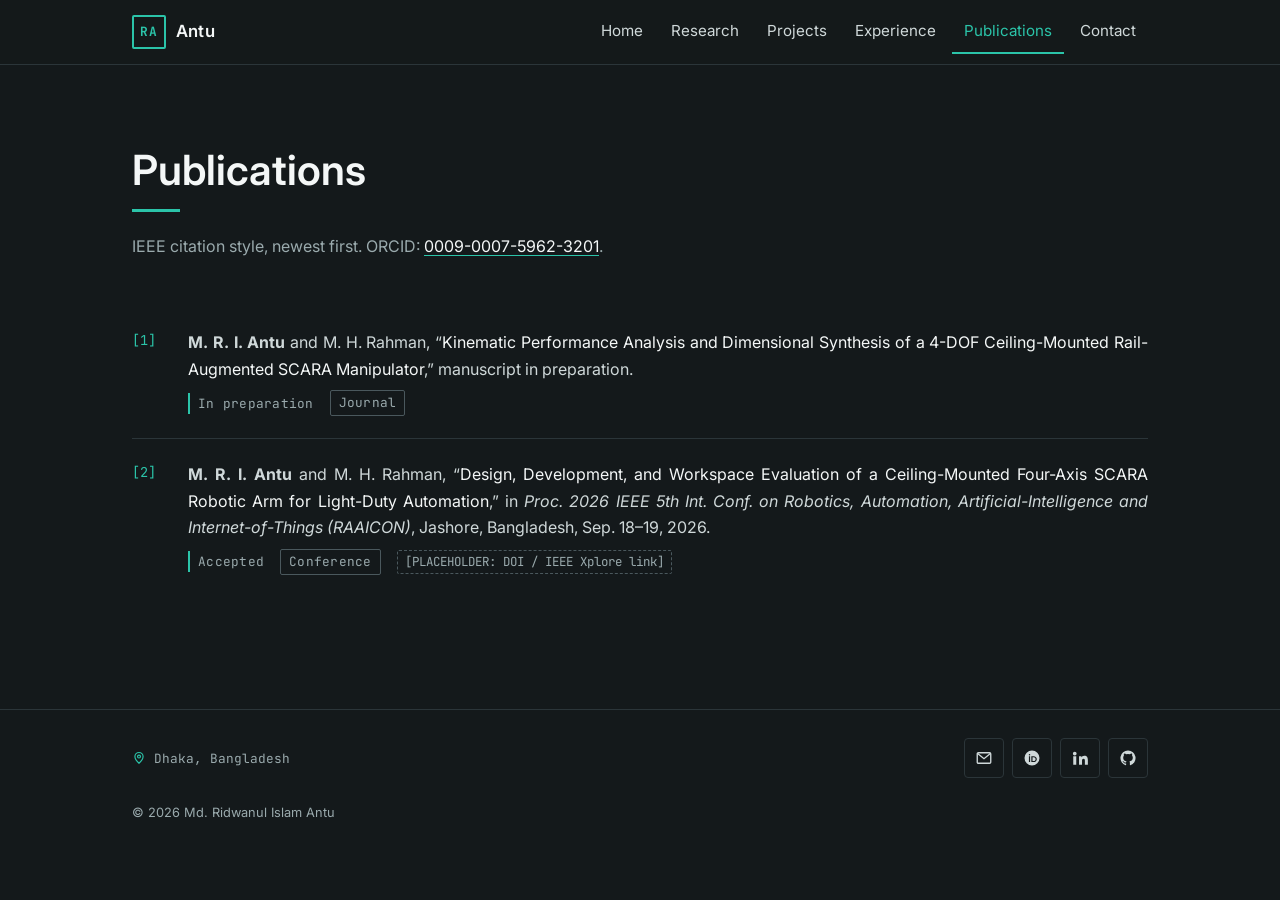
<file: publications.html>
<!doctype html>
<html lang="en" class="no-js">
<head>
  <meta charset="utf-8">
  <meta name="viewport" content="width=device-width, initial-scale=1">
  <title>Publications | Md. Ridwanul Islam Antu</title>
  <meta name="description" content="Publications by Md. Ridwanul Islam Antu, including the IEEE RAAICON 2026 paper on a ceiling-mounted four-axis SCARA robotic arm.">
  <meta name="author" content="Md. Ridwanul Islam Antu">
  <meta name="theme-color" content="#14191B">
  <meta property="og:title" content="Publications | Md. Ridwanul Islam Antu">
  <meta property="og:description" content="Publications by Md. Ridwanul Islam Antu, including the IEEE RAAICON 2026 paper on a ceiling-mounted four-axis SCARA robotic arm.">
  <meta property="og:type" content="website">
  <link rel="canonical" href="https://ridwan-antu.github.io/publications.html">
  <meta property="og:url" content="https://ridwan-antu.github.io/publications.html">
  <link rel="icon" href="assets/img/favicon.svg" type="image/svg+xml">
  <link rel="preconnect" href="https://fonts.googleapis.com">
  <link rel="preconnect" href="https://fonts.gstatic.com" crossorigin>
  <link href="https://fonts.googleapis.com/css2?family=Inter:wght@400;500;600;700&amp;family=JetBrains+Mono:wght@400;500;700&amp;display=swap" rel="stylesheet">
  <link rel="stylesheet" href="assets/css/style.css">
  <script src="assets/js/main.js" defer></script>
</head>
<body>
  <a class="skip-link" href="#main">Skip to content</a>
  <header class="site-header">
    <div class="container">
      <nav class="nav-bar" aria-label="Main">
        <a class="brand" href="index.html" aria-label="Antu, home">
          <span class="monogram" aria-hidden="true">RA</span>
          <span class="brand-name">Antu</span>
        </a>
        <button class="nav-toggle" type="button" aria-expanded="false" aria-controls="nav-menu" aria-label="Open menu">
          <span class="nav-toggle-bars" aria-hidden="true"></span>
        </button>
        <ul class="nav-links" id="nav-menu">
          <li><a href="index.html">Home</a></li>
          <li><a href="research.html">Research</a></li>
          <li><a href="projects.html">Projects</a></li>
          <li><a href="experience.html">Experience</a></li>
          <li><a href="publications.html" aria-current="page">Publications</a></li>
          <li><a href="contact.html">Contact</a></li>
        </ul>
      </nav>
    </div>
  </header>

  <main id="main">
    <section class="page-intro">
      <div class="container">
        <h1>Publications</h1>
        <p>IEEE citation style, newest first. ORCID: <a href="https://orcid.org/0009-0007-5962-3201" rel="noopener">0009-0007-5962-3201</a>.</p>
      </div>
    </section>

    <section class="section" aria-label="Publication list" style="border-top:0;padding-top:24px">
      <div class="container">
        <ol class="pub-list">
          <li class="pub">
            <p class="cite"><strong>M. R. I. Antu</strong> and M. H. Rahman, &ldquo;<span class="title">Kinematic Performance Analysis and Dimensional Synthesis of a 4-DOF Ceiling-Mounted Rail-Augmented SCARA Manipulator</span>,&rdquo; manuscript in preparation.</p>
            <div class="pub-meta"><span class="status">In preparation</span><span class="tag">Journal</span></div>
          </li>
          <li class="pub">
            <p class="cite"><strong>M. R. I. Antu</strong> and M. H. Rahman, &ldquo;<span class="title">Design, Development, and Workspace Evaluation of a Ceiling-Mounted Four-Axis SCARA Robotic Arm for Light-Duty Automation</span>,&rdquo; in <em>Proc. 2026 IEEE 5th Int. Conf. on Robotics, Automation, Artificial-Intelligence and Internet-of-Things (RAAICON)</em>, Jashore, Bangladesh, Sep. 18&ndash;19, 2026.</p>
            <div class="pub-meta"><span class="status">Accepted</span><span class="tag">Conference</span><span class="placeholder">[PLACEHOLDER: DOI / IEEE Xplore link]</span></div>
          </li>
        </ol>
      </div>
    </section>

  </main>

  <footer class="site-footer">
    <div class="container footer-row">
      <p class="footer-loc"><svg viewBox="0 0 24 24" fill="none" stroke="currentColor" stroke-width="2" aria-hidden="true"><path d="M12 21s-7-6.2-7-11.5a7 7 0 0 1 14 0C19 14.8 12 21 12 21Z"/><circle cx="12" cy="9.5" r="2.5"/></svg> Dhaka, Bangladesh</p>
      <ul class="social" aria-label="Links">
        <li><a href="mailto:ridwanul.islam.antu.bd@gmail.com" aria-label="Email"><svg viewBox="0 0 24 24" fill="none" stroke="currentColor" stroke-width="1.8" aria-hidden="true"><rect x="3" y="5" width="18" height="14" rx="1.5"/><path d="m3.5 6 8.5 7 8.5-7"/></svg></a></li>
        <li><a href="https://orcid.org/0009-0007-5962-3201" aria-label="ORCID profile" rel="noopener"><svg viewBox="0 0 24 24" fill="currentColor" aria-hidden="true"><path d="M12 2a10 10 0 1 0 0 20 10 10 0 0 0 0-20Zm-3.3 4.6a1 1 0 1 1 0 2 1 1 0 0 1 0-2ZM7.9 9.6h1.6v7.8H7.9V9.6Zm3.2 0h3.1c2.6 0 4.2 1.9 4.2 3.9 0 2.1-1.6 3.9-4.2 3.9h-3.1V9.6Zm1.6 1.4v5h1.4c1.8 0 2.7-1.2 2.7-2.5s-.9-2.5-2.7-2.5h-1.4Z"/></svg></a></li>
        <li><a href="https://www.linkedin.com/in/md-ridwanul-islam-antu/" aria-label="LinkedIn" rel="noopener" target="_blank"><svg viewBox="0 0 24 24" fill="currentColor" aria-hidden="true"><path d="M4.98 3.5a2.5 2.5 0 1 1 0 5 2.5 2.5 0 0 1 0-5ZM3 9.5h4V21H3V9.5Zm7 0h3.8v1.6h.1c.5-1 1.8-2 3.8-2 4 0 4.8 2.6 4.8 6V21h-4v-5.2c0-1.2 0-2.9-1.8-2.9s-2 1.4-2 2.8V21h-4V9.5Z"/></svg></a></li>
        <li><a href="https://github.com/ridwan-antu" aria-label="GitHub" rel="noopener" target="_blank"><svg viewBox="0 0 24 24" fill="currentColor" aria-hidden="true"><path d="M12 2a10 10 0 0 0-3.2 19.5c.5.1.7-.2.7-.5v-1.8c-2.8.6-3.4-1.2-3.4-1.2-.5-1.2-1.1-1.5-1.1-1.5-.9-.6.1-.6.1-.6 1 .1 1.5 1 1.5 1 .9 1.5 2.4 1.1 2.9.8.1-.7.4-1.1.7-1.3-2.2-.3-4.6-1.1-4.6-5 0-1.1.4-2 1-2.7-.1-.3-.4-1.3.1-2.7 0 0 .8-.3 2.8 1a9.6 9.6 0 0 1 5 0c1.9-1.3 2.8-1 2.8-1 .5 1.4.2 2.4.1 2.7.6.7 1 1.6 1 2.7 0 3.9-2.4 4.7-4.6 5 .4.3.7.9.7 1.9V21c0 .3.2.6.7.5A10 10 0 0 0 12 2Z"/></svg></a></li>
        <!-- PLACEHOLDER: add your Google Scholar URL and uncomment when ready
        <li><a href="https://scholar.google.com/citations?user=YOUR-ID" aria-label="Google Scholar" rel="noopener"><svg viewBox="0 0 24 24" fill="currentColor" aria-hidden="true"><path d="M12 3 1 9.5l4 2.4V16c0 2.2 3.1 4 7 4s7-1.8 7-4v-4.1l2-1.2V16h2V9.5L12 3Zm0 2.3 7.2 4.2L12 13.7 4.8 9.5 12 5.3Z"/></svg></a></li>
        -->
      </ul>
      <p class="copyright">&copy; 2026 Md. Ridwanul Islam Antu</p>
    </div>
  </footer>
</body>
</html>
</file>
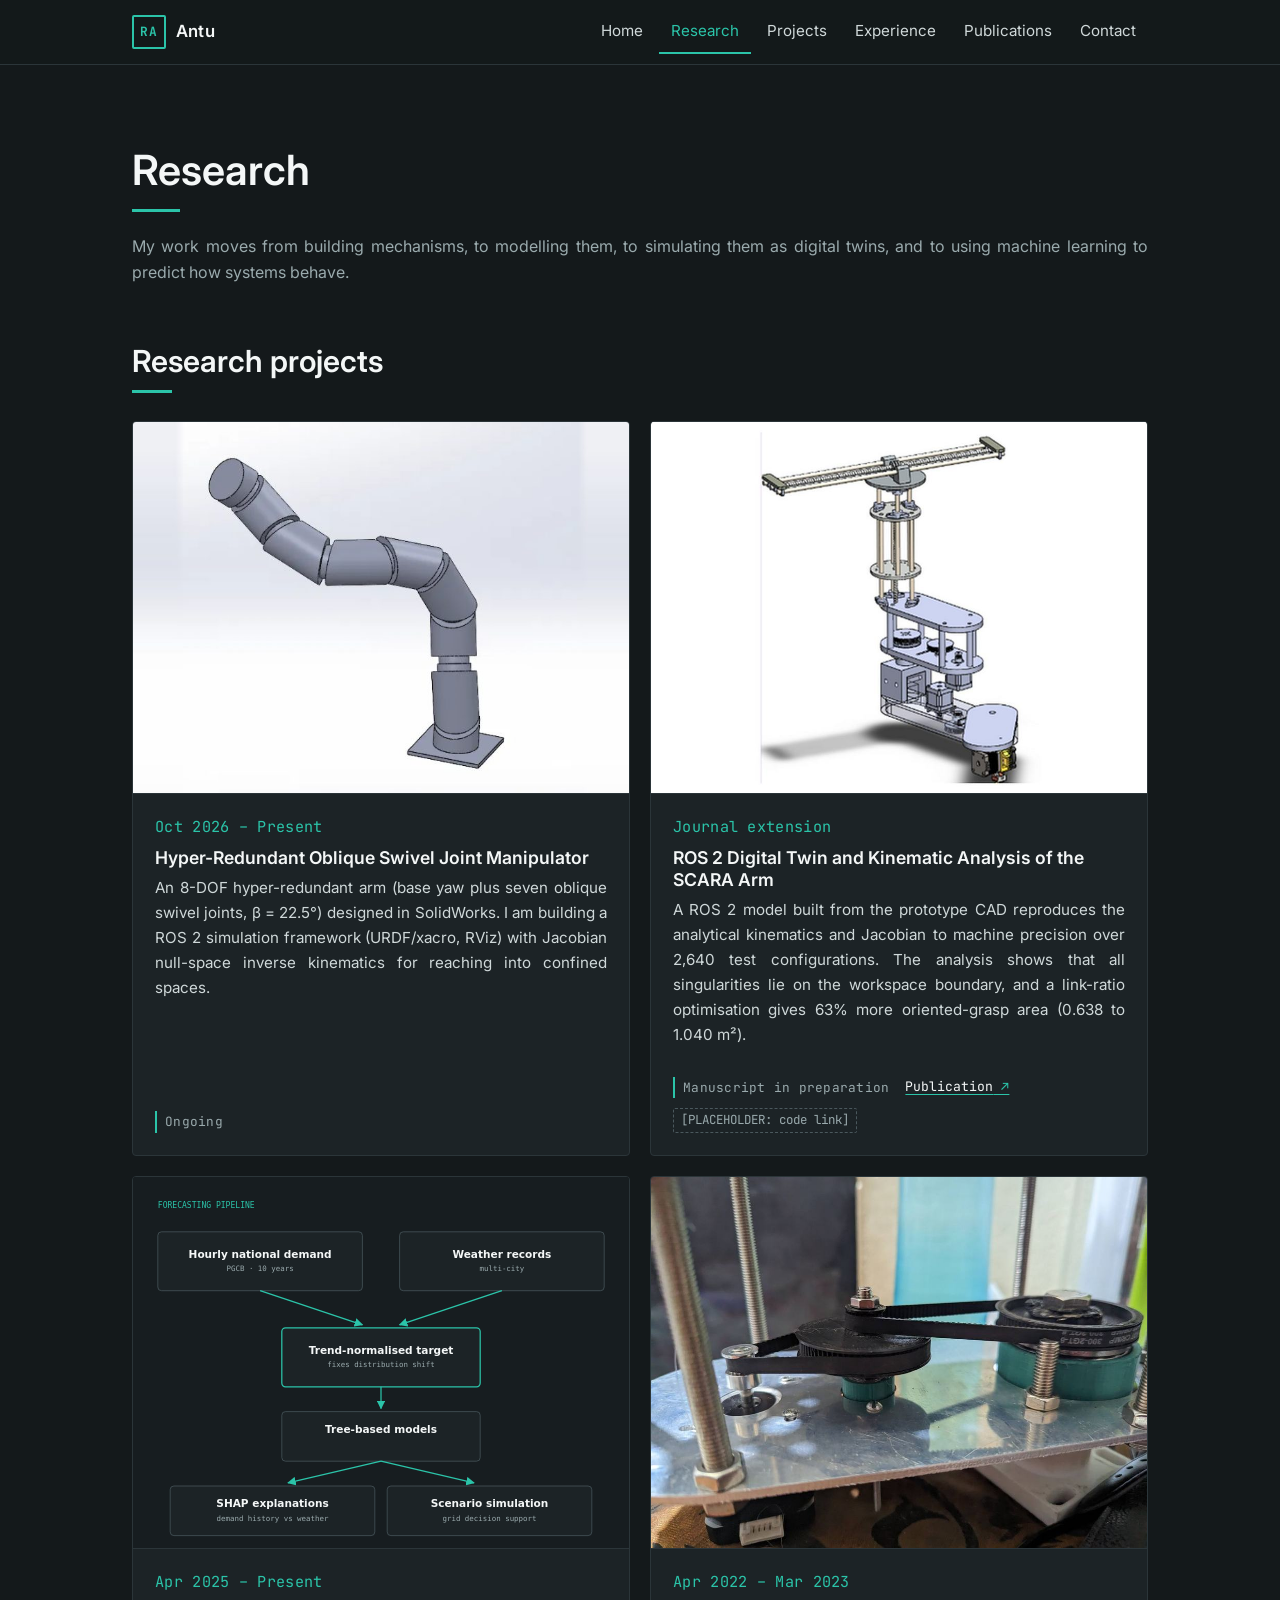
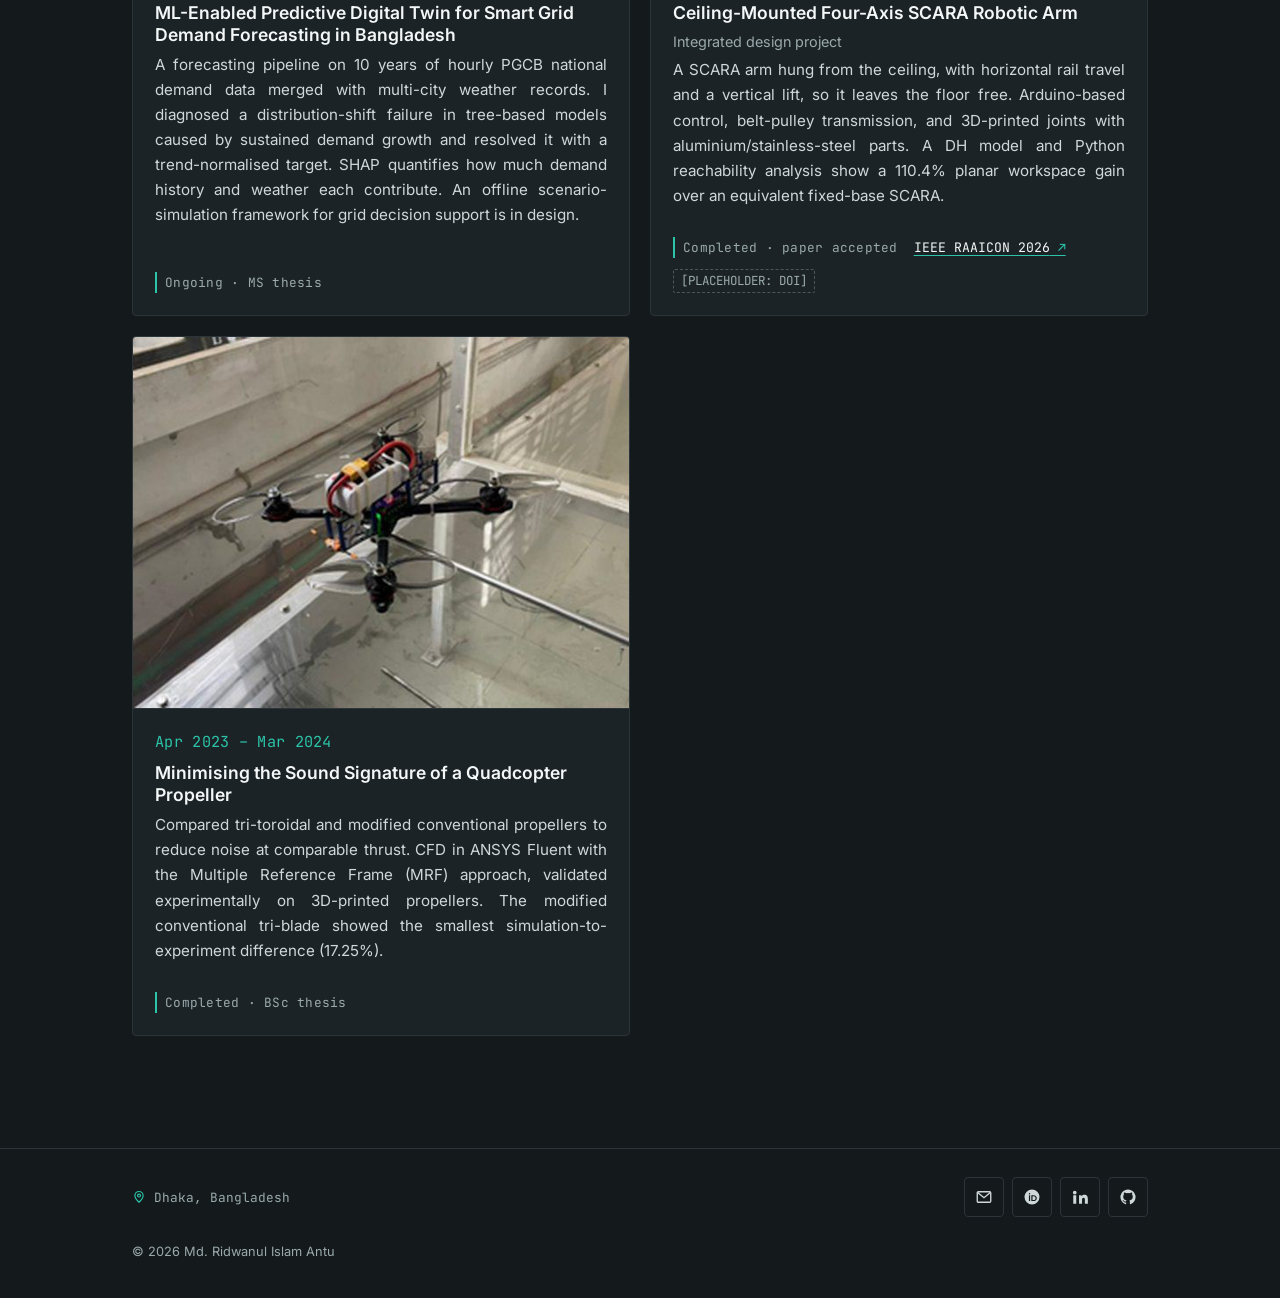
<file: research.html>
<!doctype html>
<html lang="en" class="no-js">
<head>
  <meta charset="utf-8">
  <meta name="viewport" content="width=device-width, initial-scale=1">
  <title>Research | Md. Ridwanul Islam Antu</title>
  <meta name="description" content="Research by Md. Ridwanul Islam Antu: ceiling-mounted SCARA arm, ROS 2 digital twin, hyper-redundant manipulator, predictive digital twin for grid demand, and quadcopter propeller noise.">
  <meta name="author" content="Md. Ridwanul Islam Antu">
  <meta name="theme-color" content="#14191B">
  <meta property="og:title" content="Research | Md. Ridwanul Islam Antu">
  <meta property="og:description" content="Research by Md. Ridwanul Islam Antu: ceiling-mounted SCARA arm, ROS 2 digital twin, hyper-redundant manipulator, predictive digital twin for grid demand, and quadcopter propeller noise.">
  <meta property="og:type" content="website">
  <link rel="canonical" href="https://ridwan-antu.github.io/research.html">
  <meta property="og:url" content="https://ridwan-antu.github.io/research.html">
  <link rel="icon" href="assets/img/favicon.svg" type="image/svg+xml">
  <link rel="preconnect" href="https://fonts.googleapis.com">
  <link rel="preconnect" href="https://fonts.gstatic.com" crossorigin>
  <link href="https://fonts.googleapis.com/css2?family=Inter:wght@400;500;600;700&amp;family=JetBrains+Mono:wght@400;500;700&amp;display=swap" rel="stylesheet">
  <link rel="stylesheet" href="assets/css/style.css">
  <script src="assets/js/main.js" defer></script>
</head>
<body>
  <a class="skip-link" href="#main">Skip to content</a>
  <header class="site-header">
    <div class="container">
      <nav class="nav-bar" aria-label="Main">
        <a class="brand" href="index.html" aria-label="Antu, home">
          <span class="monogram" aria-hidden="true">RA</span>
          <span class="brand-name">Antu</span>
        </a>
        <button class="nav-toggle" type="button" aria-expanded="false" aria-controls="nav-menu" aria-label="Open menu">
          <span class="nav-toggle-bars" aria-hidden="true"></span>
        </button>
        <ul class="nav-links" id="nav-menu">
          <li><a href="index.html">Home</a></li>
          <li><a href="research.html" aria-current="page">Research</a></li>
          <li><a href="projects.html">Projects</a></li>
          <li><a href="experience.html">Experience</a></li>
          <li><a href="publications.html">Publications</a></li>
          <li><a href="contact.html">Contact</a></li>
        </ul>
      </nav>
    </div>
  </header>

  <main id="main">
    <section class="page-intro">
      <div class="container">
        <h1>Research</h1>
        <p>My work moves from building mechanisms, to modelling them, to simulating them as digital twins, and to using machine learning to predict how systems behave.</p>
      </div>
    </section>


    <section class="section" aria-labelledby="proj-title" style="border-top:0;padding-top:32px">
      <div class="container">
        <h2 class="section-title" id="proj-title">Research projects</h2>
        <div class="grid grid-2">
          <article class="card media-card">
            <div class="media"><img src="assets/img/hyper-redundant-arm.jpg" alt="SolidWorks model of the 8-DOF hyper-redundant arm: a base column and a chain of cylindrical oblique swivel joints bent into a curve" width="715" height="536" loading="lazy" decoding="async"></div>
            <div class="body">
              <p class="date">Oct 2026 &ndash; Present</p>
              <h3>Hyper-Redundant Oblique Swivel Joint Manipulator</h3>
              <p>An 8-DOF hyper-redundant arm (base yaw plus seven oblique swivel joints, &beta;&nbsp;=&nbsp;22.5&deg;) designed in SolidWorks. I am building a ROS&nbsp;2 simulation framework (URDF/xacro, RViz) with Jacobian null-space inverse kinematics for reaching into confined spaces.</p>
              <div class="card-foot">
                <span class="status">Ongoing</span>
                
              </div>
            </div>
          </article>
          <article class="card media-card">
            <div class="media media--contain"><img src="assets/img/scara-cad.jpg" alt="SolidWorks CAD model of the ceiling-mounted SCARA arm with its overhead rail" width="960" height="720" loading="lazy" decoding="async"></div>
            <div class="body">
              <p class="date">Journal extension</p>
              <h3>ROS&nbsp;2 Digital Twin and Kinematic Analysis of the SCARA Arm</h3>
              <p>A ROS&nbsp;2 model built from the prototype CAD reproduces the analytical kinematics and Jacobian to machine precision over 2,640 test configurations. The analysis shows that all singularities lie on the workspace boundary, and a link-ratio optimisation gives 63% more oriented-grasp area (0.638 to 1.040&nbsp;m&sup2;).</p>
              <div class="card-foot">
                <span class="status">Manuscript in preparation</span>
                <a class="link-mono" href="publications.html">Publication</a> <span class="placeholder">[PLACEHOLDER: code link]</span>
              </div>
            </div>
          </article>
          <article class="card media-card">
            <div class="media"><img src="assets/img/ms-thesis-pipeline.svg" alt="Forecasting pipeline diagram: hourly national demand data (PGCB, 10 years) and multi-city weather records feed a trend-normalised target, then tree-based models, which lead to SHAP explanations and scenario simulation for grid decision support" width="800" height="600" loading="lazy" decoding="async"></div>
            <div class="body">
              <p class="date">Apr 2025 &ndash; Present</p>
              <h3>ML-Enabled Predictive Digital Twin for Smart Grid Demand Forecasting in Bangladesh</h3>
              <p>A forecasting pipeline on 10 years of hourly PGCB national demand data merged with multi-city weather records. I diagnosed a distribution-shift failure in tree-based models caused by sustained demand growth and resolved it with a trend-normalised target. SHAP quantifies how much demand history and weather each contribute. An offline scenario-simulation framework for grid decision support is in design.</p>
              <div class="card-foot">
                <span class="status">Ongoing &middot; MS thesis</span>
                
              </div>
            </div>
          </article>
          <article class="card media-card">
            <div class="media"><img src="assets/img/scara-prototype.jpg" alt="Belt-and-pulley drive on the aluminium plate of the SCARA arm prototype" width="960" height="720" loading="lazy" decoding="async"></div>
            <div class="body">
              <p class="date">Apr 2022 &ndash; Mar 2023</p>
              <h3>Ceiling-Mounted Four-Axis SCARA Robotic Arm</h3>
              <p class="meta">Integrated design project</p><p>A SCARA arm hung from the ceiling, with horizontal rail travel and a vertical lift, so it leaves the floor free. Arduino-based control, belt-pulley transmission, and 3D-printed joints with aluminium/stainless-steel parts. A DH model and Python reachability analysis show a 110.4% planar workspace gain over an equivalent fixed-base SCARA.</p>
              <div class="card-foot">
                <span class="status">Completed &middot; paper accepted</span>
                <a class="link-mono" href="publications.html">IEEE RAAICON 2026</a> <span class="placeholder">[PLACEHOLDER: DOI]</span>
              </div>
            </div>
          </article>
          <article class="card media-card">
            <div class="media"><img src="assets/img/quadcopter-test.jpg" alt="Quadcopter with 3D-printed propellers mounted in a test setup" width="564" height="422" loading="lazy" decoding="async"></div>
            <div class="body">
              <p class="date">Apr 2023 &ndash; Mar 2024</p>
              <h3>Minimising the Sound Signature of a Quadcopter Propeller</h3>
              <p>Compared tri-toroidal and modified conventional propellers to reduce noise at comparable thrust. CFD in ANSYS Fluent with the Multiple Reference Frame (MRF) approach, validated experimentally on 3D-printed propellers. The modified conventional tri-blade showed the smallest simulation-to-experiment difference (17.25%).</p>
              <div class="card-foot">
                <span class="status">Completed &middot; BSc thesis</span>
                
              </div>
            </div>
          </article>
        </div>
      </div>
    </section>

  </main>

  <footer class="site-footer">
    <div class="container footer-row">
      <p class="footer-loc"><svg viewBox="0 0 24 24" fill="none" stroke="currentColor" stroke-width="2" aria-hidden="true"><path d="M12 21s-7-6.2-7-11.5a7 7 0 0 1 14 0C19 14.8 12 21 12 21Z"/><circle cx="12" cy="9.5" r="2.5"/></svg> Dhaka, Bangladesh</p>
      <ul class="social" aria-label="Links">
        <li><a href="mailto:ridwanul.islam.antu.bd@gmail.com" aria-label="Email"><svg viewBox="0 0 24 24" fill="none" stroke="currentColor" stroke-width="1.8" aria-hidden="true"><rect x="3" y="5" width="18" height="14" rx="1.5"/><path d="m3.5 6 8.5 7 8.5-7"/></svg></a></li>
        <li><a href="https://orcid.org/0009-0007-5962-3201" aria-label="ORCID profile" rel="noopener"><svg viewBox="0 0 24 24" fill="currentColor" aria-hidden="true"><path d="M12 2a10 10 0 1 0 0 20 10 10 0 0 0 0-20Zm-3.3 4.6a1 1 0 1 1 0 2 1 1 0 0 1 0-2ZM7.9 9.6h1.6v7.8H7.9V9.6Zm3.2 0h3.1c2.6 0 4.2 1.9 4.2 3.9 0 2.1-1.6 3.9-4.2 3.9h-3.1V9.6Zm1.6 1.4v5h1.4c1.8 0 2.7-1.2 2.7-2.5s-.9-2.5-2.7-2.5h-1.4Z"/></svg></a></li>
        <li><a href="https://www.linkedin.com/in/md-ridwanul-islam-antu/" aria-label="LinkedIn" rel="noopener" target="_blank"><svg viewBox="0 0 24 24" fill="currentColor" aria-hidden="true"><path d="M4.98 3.5a2.5 2.5 0 1 1 0 5 2.5 2.5 0 0 1 0-5ZM3 9.5h4V21H3V9.5Zm7 0h3.8v1.6h.1c.5-1 1.8-2 3.8-2 4 0 4.8 2.6 4.8 6V21h-4v-5.2c0-1.2 0-2.9-1.8-2.9s-2 1.4-2 2.8V21h-4V9.5Z"/></svg></a></li>
        <li><a href="https://github.com/ridwan-antu" aria-label="GitHub" rel="noopener" target="_blank"><svg viewBox="0 0 24 24" fill="currentColor" aria-hidden="true"><path d="M12 2a10 10 0 0 0-3.2 19.5c.5.1.7-.2.7-.5v-1.8c-2.8.6-3.4-1.2-3.4-1.2-.5-1.2-1.1-1.5-1.1-1.5-.9-.6.1-.6.1-.6 1 .1 1.5 1 1.5 1 .9 1.5 2.4 1.1 2.9.8.1-.7.4-1.1.7-1.3-2.2-.3-4.6-1.1-4.6-5 0-1.1.4-2 1-2.7-.1-.3-.4-1.3.1-2.7 0 0 .8-.3 2.8 1a9.6 9.6 0 0 1 5 0c1.9-1.3 2.8-1 2.8-1 .5 1.4.2 2.4.1 2.7.6.7 1 1.6 1 2.7 0 3.9-2.4 4.7-4.6 5 .4.3.7.9.7 1.9V21c0 .3.2.6.7.5A10 10 0 0 0 12 2Z"/></svg></a></li>
        <!-- PLACEHOLDER: add your Google Scholar URL and uncomment when ready
        <li><a href="https://scholar.google.com/citations?user=YOUR-ID" aria-label="Google Scholar" rel="noopener"><svg viewBox="0 0 24 24" fill="currentColor" aria-hidden="true"><path d="M12 3 1 9.5l4 2.4V16c0 2.2 3.1 4 7 4s7-1.8 7-4v-4.1l2-1.2V16h2V9.5L12 3Zm0 2.3 7.2 4.2L12 13.7 4.8 9.5 12 5.3Z"/></svg></a></li>
        -->
      </ul>
      <p class="copyright">&copy; 2026 Md. Ridwanul Islam Antu</p>
    </div>
  </footer>
</body>
</html>
</file>
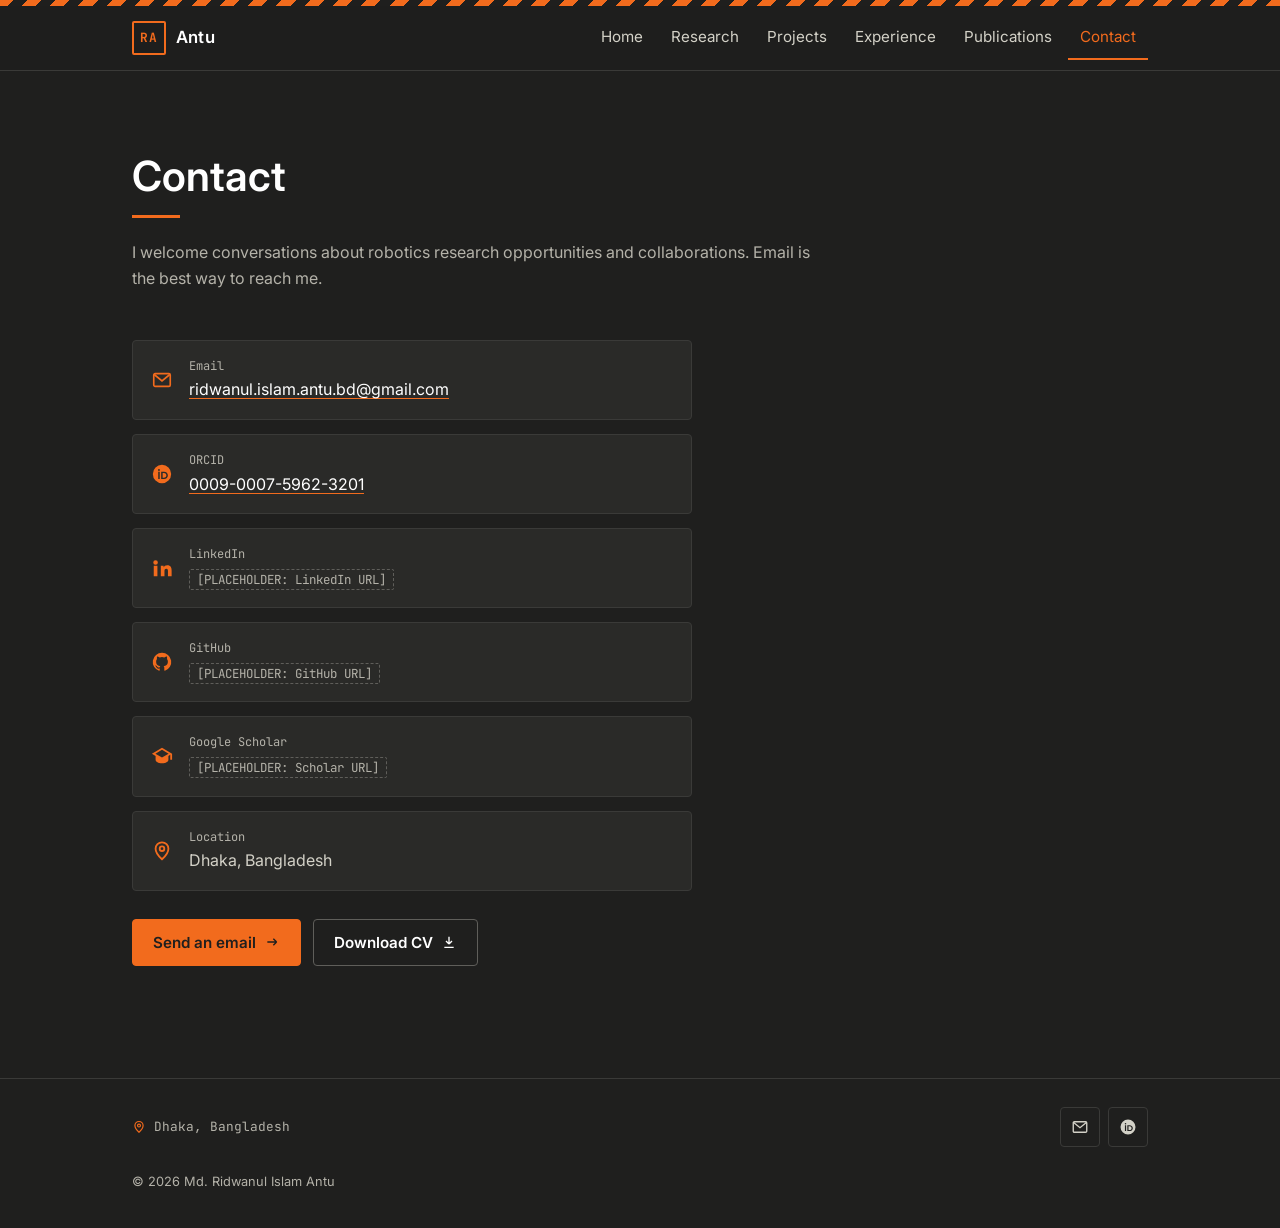
<file: portfolio-site/contact.html>
<!doctype html>
<html lang="en" class="no-js">
<head>
  <meta charset="utf-8">
  <meta name="viewport" content="width=device-width, initial-scale=1">
  <title>Contact | Md. Ridwanul Islam Antu</title>
  <meta name="description" content="Contact Md. Ridwanul Islam Antu by email.">
  <meta name="author" content="Md. Ridwanul Islam Antu">
  <meta name="theme-color" content="#1f1f1e">
  <meta property="og:title" content="Contact | Md. Ridwanul Islam Antu">
  <meta property="og:description" content="Contact Md. Ridwanul Islam Antu by email.">
  <meta property="og:type" content="website">
  <!-- PLACEHOLDER: add <meta property="og:url"> and <link rel="canonical"> once the GitHub Pages URL is known -->
  <link rel="icon" href="assets/img/favicon.svg" type="image/svg+xml">
  <link rel="preconnect" href="https://fonts.googleapis.com">
  <link rel="preconnect" href="https://fonts.gstatic.com" crossorigin>
  <link href="https://fonts.googleapis.com/css2?family=Inter:wght@400;500;600;700&amp;family=JetBrains+Mono:wght@400;500;700&amp;display=swap" rel="stylesheet">
  <link rel="stylesheet" href="assets/css/style.css">
  <script src="assets/js/main.js" defer></script>
</head>
<body>
  <a class="skip-link" href="#main">Skip to content</a>
  <div class="hazard" aria-hidden="true"></div>
  <header class="site-header">
    <div class="container">
      <nav class="nav-bar" aria-label="Main">
        <a class="brand" href="index.html" aria-label="Antu, home">
          <span class="monogram" aria-hidden="true">RA</span>
          <span class="brand-name">Antu</span>
        </a>
        <button class="nav-toggle" type="button" aria-expanded="false" aria-controls="nav-menu" aria-label="Open menu">
          <span class="nav-toggle-bars" aria-hidden="true"></span>
        </button>
        <ul class="nav-links" id="nav-menu">
          <li><a href="index.html">Home</a></li>
          <li><a href="research.html">Research</a></li>
          <li><a href="projects.html">Projects</a></li>
          <li><a href="experience.html">Experience</a></li>
          <li><a href="publications.html">Publications</a></li>
          <li><a href="contact.html" aria-current="page">Contact</a></li>
        </ul>
      </nav>
    </div>
  </header>

  <main id="main">
    <section class="page-intro">
      <div class="container">
        <h1>Contact</h1>
        <p>I welcome conversations about robotics research opportunities and collaborations. Email is the best way to reach me.</p>
      </div>
    </section>

    <section class="section" aria-label="Contact details" style="border-top:0;padding-top:24px">
      <div class="container">
        <ul class="contact-list">
          <li class="contact-item"><svg viewBox="0 0 24 24" fill="none" stroke="currentColor" stroke-width="1.8" aria-hidden="true"><rect x="3" y="5" width="18" height="14" rx="1.5"/><path d="m3.5 6 8.5 7 8.5-7"/></svg><div><span class="label">Email</span><a href="mailto:ridwanul.islam.antu.bd@gmail.com">ridwanul.islam.antu.bd@gmail.com</a></div></li>
          <li class="contact-item"><svg viewBox="0 0 24 24" fill="currentColor" aria-hidden="true"><path d="M12 2a10 10 0 1 0 0 20 10 10 0 0 0 0-20Zm-3.3 4.6a1 1 0 1 1 0 2 1 1 0 0 1 0-2ZM7.9 9.6h1.6v7.8H7.9V9.6Zm3.2 0h3.1c2.6 0 4.2 1.9 4.2 3.9 0 2.1-1.6 3.9-4.2 3.9h-3.1V9.6Zm1.6 1.4v5h1.4c1.8 0 2.7-1.2 2.7-2.5s-.9-2.5-2.7-2.5h-1.4Z"/></svg><div><span class="label">ORCID</span><a href="https://orcid.org/0009-0007-5962-3201" rel="noopener">0009-0007-5962-3201</a></div></li>
          <li class="contact-item"><svg viewBox="0 0 24 24" fill="currentColor" aria-hidden="true"><path d="M4.98 3.5a2.5 2.5 0 1 1 0 5 2.5 2.5 0 0 1 0-5ZM3 9.5h4V21H3V9.5Zm7 0h3.8v1.6h.1c.5-1 1.8-2 3.8-2 4 0 4.8 2.6 4.8 6V21h-4v-5.2c0-1.2 0-2.9-1.8-2.9s-2 1.4-2 2.8V21h-4V9.5Z"/></svg><div><span class="label">LinkedIn</span><span class="placeholder">[PLACEHOLDER: LinkedIn URL]</span></div></li>
          <li class="contact-item"><svg viewBox="0 0 24 24" fill="currentColor" aria-hidden="true"><path d="M12 2a10 10 0 0 0-3.2 19.5c.5.1.7-.2.7-.5v-1.8c-2.8.6-3.4-1.2-3.4-1.2-.5-1.2-1.1-1.5-1.1-1.5-.9-.6.1-.6.1-.6 1 .1 1.5 1 1.5 1 .9 1.5 2.4 1.1 2.9.8.1-.7.4-1.1.7-1.3-2.2-.3-4.6-1.1-4.6-5 0-1.1.4-2 1-2.7-.1-.3-.4-1.3.1-2.7 0 0 .8-.3 2.8 1a9.6 9.6 0 0 1 5 0c1.9-1.3 2.8-1 2.8-1 .5 1.4.2 2.4.1 2.7.6.7 1 1.6 1 2.7 0 3.9-2.4 4.7-4.6 5 .4.3.7.9.7 1.9V21c0 .3.2.6.7.5A10 10 0 0 0 12 2Z"/></svg><div><span class="label">GitHub</span><span class="placeholder">[PLACEHOLDER: GitHub URL]</span></div></li>
          <li class="contact-item"><svg viewBox="0 0 24 24" fill="currentColor" aria-hidden="true"><path d="M12 3 1 9.5l4 2.4V16c0 2.2 3.1 4 7 4s7-1.8 7-4v-4.1l2-1.2V16h2V9.5L12 3Zm0 2.3 7.2 4.2L12 13.7 4.8 9.5 12 5.3Z"/></svg><div><span class="label">Google Scholar</span><span class="placeholder">[PLACEHOLDER: Scholar URL]</span></div></li>
          <li class="contact-item"><svg viewBox="0 0 24 24" fill="none" stroke="currentColor" stroke-width="2" aria-hidden="true"><path d="M12 21s-7-6.2-7-11.5a7 7 0 0 1 14 0C19 14.8 12 21 12 21Z"/><circle cx="12" cy="9.5" r="2.5"/></svg><div><span class="label">Location</span>Dhaka, Bangladesh</div></li>
        </ul>
        <div class="btn-row">
          <a class="btn btn-primary" href="mailto:ridwanul.islam.antu.bd@gmail.com">Send an email <svg viewBox="0 0 24 24" fill="none" stroke="currentColor" stroke-width="2" aria-hidden="true"><path d="M5 12h14m0 0-5-5m5 5-5 5"/></svg></a>
          <a class="btn btn-ghost" href="assets/cv/Md-Ridwanul-Islam-Antu-CV.pdf" download>Download CV <svg viewBox="0 0 24 24" fill="none" stroke="currentColor" stroke-width="2" aria-hidden="true"><path d="M12 4v11m0 0-4.5-4.5M12 15l4.5-4.5M5 20h14"/></svg></a>
        </div>
      </div>
    </section>

  </main>

  <footer class="site-footer">
    <div class="container footer-row">
      <p class="footer-loc"><svg viewBox="0 0 24 24" fill="none" stroke="currentColor" stroke-width="2" aria-hidden="true"><path d="M12 21s-7-6.2-7-11.5a7 7 0 0 1 14 0C19 14.8 12 21 12 21Z"/><circle cx="12" cy="9.5" r="2.5"/></svg> Dhaka, Bangladesh</p>
      <ul class="social" aria-label="Links">
        <li><a href="mailto:ridwanul.islam.antu.bd@gmail.com" aria-label="Email"><svg viewBox="0 0 24 24" fill="none" stroke="currentColor" stroke-width="1.8" aria-hidden="true"><rect x="3" y="5" width="18" height="14" rx="1.5"/><path d="m3.5 6 8.5 7 8.5-7"/></svg></a></li>
        <li><a href="https://orcid.org/0009-0007-5962-3201" aria-label="ORCID profile" rel="noopener"><svg viewBox="0 0 24 24" fill="currentColor" aria-hidden="true"><path d="M12 2a10 10 0 1 0 0 20 10 10 0 0 0 0-20Zm-3.3 4.6a1 1 0 1 1 0 2 1 1 0 0 1 0-2ZM7.9 9.6h1.6v7.8H7.9V9.6Zm3.2 0h3.1c2.6 0 4.2 1.9 4.2 3.9 0 2.1-1.6 3.9-4.2 3.9h-3.1V9.6Zm1.6 1.4v5h1.4c1.8 0 2.7-1.2 2.7-2.5s-.9-2.5-2.7-2.5h-1.4Z"/></svg></a></li>
        <!-- PLACEHOLDER: uncomment and add your URLs when ready
        <li><a href="https://www.linkedin.com/in/YOUR-PROFILE" aria-label="LinkedIn" rel="noopener"><svg viewBox="0 0 24 24" fill="currentColor" aria-hidden="true"><path d="M4.98 3.5a2.5 2.5 0 1 1 0 5 2.5 2.5 0 0 1 0-5ZM3 9.5h4V21H3V9.5Zm7 0h3.8v1.6h.1c.5-1 1.8-2 3.8-2 4 0 4.8 2.6 4.8 6V21h-4v-5.2c0-1.2 0-2.9-1.8-2.9s-2 1.4-2 2.8V21h-4V9.5Z"/></svg></a></li>
        <li><a href="https://github.com/YOUR-USERNAME" aria-label="GitHub" rel="noopener"><svg viewBox="0 0 24 24" fill="currentColor" aria-hidden="true"><path d="M12 2a10 10 0 0 0-3.2 19.5c.5.1.7-.2.7-.5v-1.8c-2.8.6-3.4-1.2-3.4-1.2-.5-1.2-1.1-1.5-1.1-1.5-.9-.6.1-.6.1-.6 1 .1 1.5 1 1.5 1 .9 1.5 2.4 1.1 2.9.8.1-.7.4-1.1.7-1.3-2.2-.3-4.6-1.1-4.6-5 0-1.1.4-2 1-2.7-.1-.3-.4-1.3.1-2.7 0 0 .8-.3 2.8 1a9.6 9.6 0 0 1 5 0c1.9-1.3 2.8-1 2.8-1 .5 1.4.2 2.4.1 2.7.6.7 1 1.6 1 2.7 0 3.9-2.4 4.7-4.6 5 .4.3.7.9.7 1.9V21c0 .3.2.6.7.5A10 10 0 0 0 12 2Z"/></svg></a></li>
        <li><a href="https://scholar.google.com/citations?user=YOUR-ID" aria-label="Google Scholar" rel="noopener"><svg viewBox="0 0 24 24" fill="currentColor" aria-hidden="true"><path d="M12 3 1 9.5l4 2.4V16c0 2.2 3.1 4 7 4s7-1.8 7-4v-4.1l2-1.2V16h2V9.5L12 3Zm0 2.3 7.2 4.2L12 13.7 4.8 9.5 12 5.3Z"/></svg></a></li>
        -->
      </ul>
      <p class="copyright">&copy; 2026 Md. Ridwanul Islam Antu</p>
    </div>
  </footer>
</body>
</html>
</file>
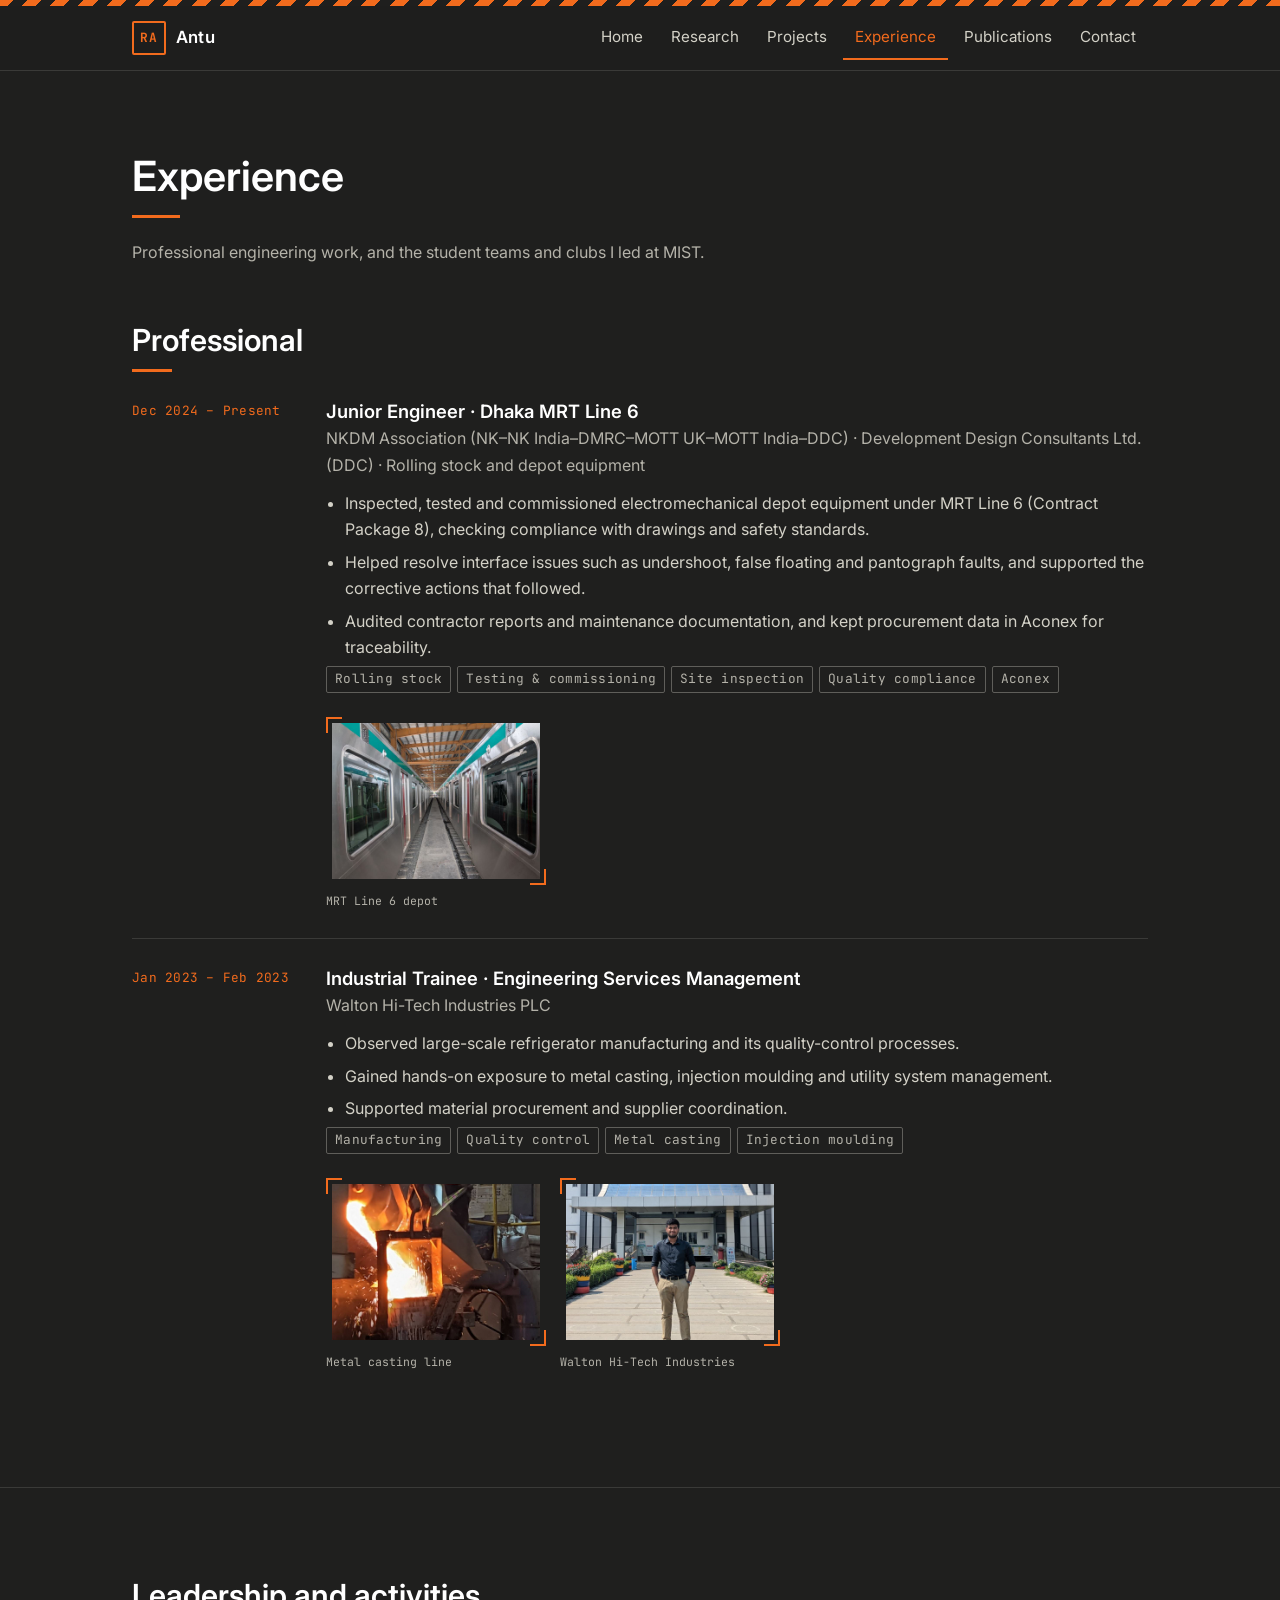
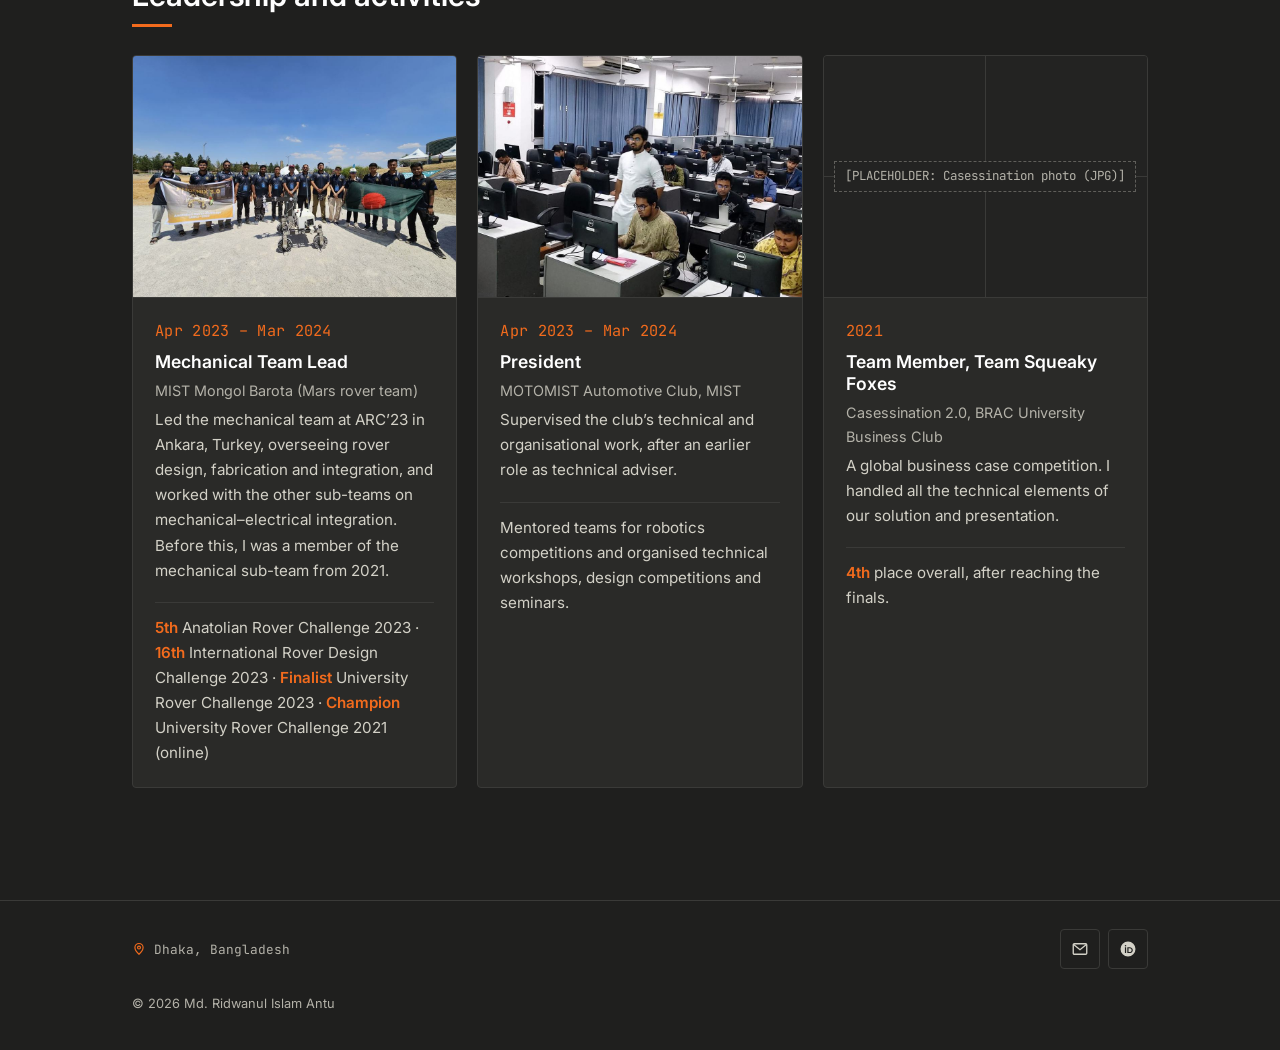
<file: portfolio-site/experience.html>
<!doctype html>
<html lang="en" class="no-js">
<head>
  <meta charset="utf-8">
  <meta name="viewport" content="width=device-width, initial-scale=1">
  <title>Experience | Md. Ridwanul Islam Antu</title>
  <meta name="description" content="Professional experience of Md. Ridwanul Islam Antu on Dhaka MRT Line 6 and at Walton, plus leadership of the MIST Mongol Barota Mars rover team and MOTOMIST.">
  <meta name="author" content="Md. Ridwanul Islam Antu">
  <meta name="theme-color" content="#1f1f1e">
  <meta property="og:title" content="Experience | Md. Ridwanul Islam Antu">
  <meta property="og:description" content="Professional experience of Md. Ridwanul Islam Antu on Dhaka MRT Line 6 and at Walton, plus leadership of the MIST Mongol Barota Mars rover team and MOTOMIST.">
  <meta property="og:type" content="website">
  <!-- PLACEHOLDER: add <meta property="og:url"> and <link rel="canonical"> once the GitHub Pages URL is known -->
  <link rel="icon" href="assets/img/favicon.svg" type="image/svg+xml">
  <link rel="preconnect" href="https://fonts.googleapis.com">
  <link rel="preconnect" href="https://fonts.gstatic.com" crossorigin>
  <link href="https://fonts.googleapis.com/css2?family=Inter:wght@400;500;600;700&amp;family=JetBrains+Mono:wght@400;500;700&amp;display=swap" rel="stylesheet">
  <link rel="stylesheet" href="assets/css/style.css">
  <script src="assets/js/main.js" defer></script>
</head>
<body>
  <a class="skip-link" href="#main">Skip to content</a>
  <div class="hazard" aria-hidden="true"></div>
  <header class="site-header">
    <div class="container">
      <nav class="nav-bar" aria-label="Main">
        <a class="brand" href="index.html" aria-label="Antu, home">
          <span class="monogram" aria-hidden="true">RA</span>
          <span class="brand-name">Antu</span>
        </a>
        <button class="nav-toggle" type="button" aria-expanded="false" aria-controls="nav-menu" aria-label="Open menu">
          <span class="nav-toggle-bars" aria-hidden="true"></span>
        </button>
        <ul class="nav-links" id="nav-menu">
          <li><a href="index.html">Home</a></li>
          <li><a href="research.html">Research</a></li>
          <li><a href="projects.html">Projects</a></li>
          <li><a href="experience.html" aria-current="page">Experience</a></li>
          <li><a href="publications.html">Publications</a></li>
          <li><a href="contact.html">Contact</a></li>
        </ul>
      </nav>
    </div>
  </header>

  <main id="main">
    <section class="page-intro">
      <div class="container">
        <h1>Experience</h1>
        <p>Professional engineering work, and the student teams and clubs I led at MIST.</p>
      </div>
    </section>

    <section class="section" aria-labelledby="pro-title" style="border-top:0;padding-top:32px">
      <div class="container">
        <h2 class="section-title" id="pro-title">Professional</h2>

        <article class="entry">
          <p class="date">Dec 2024 &ndash; Present</p>
          <div>
            <h3>Junior Engineer &middot; Dhaka MRT Line 6</h3>
            <p class="org">NKDM Association (NK&ndash;NK India&ndash;DMRC&ndash;MOTT UK&ndash;MOTT India&ndash;DDC) &middot; Development Design Consultants Ltd. (DDC) &middot; Rolling stock and depot equipment</p>
            <ul>
              <li>Inspected, tested and commissioned electromechanical depot equipment under MRT Line&nbsp;6 (Contract Package&nbsp;8), checking compliance with drawings and safety standards.</li>
              <li>Helped resolve interface issues such as undershoot, false floating and pantograph faults, and supported the corrective actions that followed.</li>
              <li>Audited contractor reports and maintenance documentation, and kept procurement data in Aconex for traceability.</li>
            </ul>
            <ul class="tags" aria-label="Skills">
              <li class="tag">Rolling stock</li><li class="tag">Testing &amp; commissioning</li><li class="tag">Site inspection</li><li class="tag">Quality compliance</li><li class="tag">Aconex</li>
            </ul>
            <div class="entry-media">
              <figure>
                <div class="frame frame--sm"><div class="ratio"><img src="assets/img/mrt-depot.jpg" alt="Two MRT Line 6 train cars on either side of an inspection pit inside the depot" width="960" height="720" loading="lazy" decoding="async"></div></div>
                <figcaption>MRT Line 6 depot</figcaption>
              </figure>
            </div>
          </div>
        </article>

        <article class="entry">
          <p class="date">Jan 2023 &ndash; Feb 2023</p>
          <div>
            <h3>Industrial Trainee &middot; Engineering Services Management</h3>
            <p class="org">Walton Hi-Tech Industries PLC</p>
            <ul>
              <li>Observed large-scale refrigerator manufacturing and its quality-control processes.</li>
              <li>Gained hands-on exposure to metal casting, injection moulding and utility system management.</li>
              <li>Supported material procurement and supplier coordination.</li>
            </ul>
            <ul class="tags" aria-label="Skills">
              <li class="tag">Manufacturing</li><li class="tag">Quality control</li><li class="tag">Metal casting</li><li class="tag">Injection moulding</li>
            </ul>
            <div class="entry-media">
              <figure>
                <div class="frame frame--sm"><div class="ratio"><img src="assets/img/walton-casting.jpg" alt="Molten metal being poured during casting at the Walton plant" width="960" height="720" loading="lazy" decoding="async"></div></div>
                <figcaption>Metal casting line</figcaption>
              </figure>
              <figure>
                <div class="frame frame--sm"><div class="ratio"><img src="assets/img/walton-entrance.jpg" alt="Antu standing in front of the Walton headquarters entrance" width="960" height="720" loading="lazy" decoding="async"></div></div>
                <figcaption>Walton Hi-Tech Industries</figcaption>
              </figure>
            </div>
          </div>
        </article>
      </div>
    </section>

    <section class="section" aria-labelledby="lead-title">
      <div class="container">
        <h2 class="section-title" id="lead-title">Leadership and activities</h2>
        <div class="grid grid-3">
          <article class="card media-card">
            <div class="media"><img src="assets/img/arc-team.jpg" alt="MIST Mongol Barota team with the rover and the Bangladesh flag at the Anatolian Rover Challenge in Turkey" width="960" height="720" loading="lazy" decoding="async"></div>
            <div class="body">
              <p class="date">Apr 2023 &ndash; Mar 2024</p>
              <h3>Mechanical Team Lead</h3>
              <p class="meta">MIST Mongol Barota (Mars rover team)</p>
              <p>Led the mechanical team at ARC&rsquo;23 in Ankara, Turkey, overseeing rover design, fabrication and integration, and worked with the other sub-teams on mechanical&ndash;electrical integration. Before this, I was a member of the mechanical sub-team from 2021.</p>
              <p class="result"><strong>5th</strong> Anatolian Rover Challenge 2023 &middot; <strong>16th</strong> International Rover Design Challenge 2023 &middot; <strong>Finalist</strong> University Rover Challenge 2023 &middot; <strong>Champion</strong> University Rover Challenge 2021 (online)</p>
            </div>
          </article>
          <article class="card media-card">
            <div class="media"><img src="assets/img/motomist.jpg" alt="Students working at computers during a MOTOMIST club event in a computer lab" width="960" height="720" loading="lazy" decoding="async"></div>
            <div class="body">
              <p class="date">Apr 2023 &ndash; Mar 2024</p>
              <h3>President</h3>
              <p class="meta">MOTOMIST Automotive Club, MIST</p>
              <p>Supervised the club&rsquo;s technical and organisational work, after an earlier role as technical adviser.</p>
              <p class="result">Mentored teams for robotics competitions and organised technical workshops, design competitions and seminars.</p>
            </div>
          </article>
          <article class="card media-card">
            <div class="media"><div class="media-placeholder" role="img" aria-label="Image placeholder"><span>[PLACEHOLDER: Casessination photo (JPG)]</span></div></div>
            <div class="body">
              <p class="date">2021</p>
              <h3>Team Member, Team Squeaky Foxes</h3>
              <p class="meta">Casessination 2.0, BRAC University Business Club</p>
              <p>A global business case competition. I handled all the technical elements of our solution and presentation.</p>
              <p class="result"><strong>4th</strong> place overall, after reaching the finals.</p>
            </div>
          </article>
        </div>
      </div>
    </section>

  </main>

  <footer class="site-footer">
    <div class="container footer-row">
      <p class="footer-loc"><svg viewBox="0 0 24 24" fill="none" stroke="currentColor" stroke-width="2" aria-hidden="true"><path d="M12 21s-7-6.2-7-11.5a7 7 0 0 1 14 0C19 14.8 12 21 12 21Z"/><circle cx="12" cy="9.5" r="2.5"/></svg> Dhaka, Bangladesh</p>
      <ul class="social" aria-label="Links">
        <li><a href="mailto:ridwanul.islam.antu.bd@gmail.com" aria-label="Email"><svg viewBox="0 0 24 24" fill="none" stroke="currentColor" stroke-width="1.8" aria-hidden="true"><rect x="3" y="5" width="18" height="14" rx="1.5"/><path d="m3.5 6 8.5 7 8.5-7"/></svg></a></li>
        <li><a href="https://orcid.org/0009-0007-5962-3201" aria-label="ORCID profile" rel="noopener"><svg viewBox="0 0 24 24" fill="currentColor" aria-hidden="true"><path d="M12 2a10 10 0 1 0 0 20 10 10 0 0 0 0-20Zm-3.3 4.6a1 1 0 1 1 0 2 1 1 0 0 1 0-2ZM7.9 9.6h1.6v7.8H7.9V9.6Zm3.2 0h3.1c2.6 0 4.2 1.9 4.2 3.9 0 2.1-1.6 3.9-4.2 3.9h-3.1V9.6Zm1.6 1.4v5h1.4c1.8 0 2.7-1.2 2.7-2.5s-.9-2.5-2.7-2.5h-1.4Z"/></svg></a></li>
        <!-- PLACEHOLDER: uncomment and add your URLs when ready
        <li><a href="https://www.linkedin.com/in/YOUR-PROFILE" aria-label="LinkedIn" rel="noopener"><svg viewBox="0 0 24 24" fill="currentColor" aria-hidden="true"><path d="M4.98 3.5a2.5 2.5 0 1 1 0 5 2.5 2.5 0 0 1 0-5ZM3 9.5h4V21H3V9.5Zm7 0h3.8v1.6h.1c.5-1 1.8-2 3.8-2 4 0 4.8 2.6 4.8 6V21h-4v-5.2c0-1.2 0-2.9-1.8-2.9s-2 1.4-2 2.8V21h-4V9.5Z"/></svg></a></li>
        <li><a href="https://github.com/YOUR-USERNAME" aria-label="GitHub" rel="noopener"><svg viewBox="0 0 24 24" fill="currentColor" aria-hidden="true"><path d="M12 2a10 10 0 0 0-3.2 19.5c.5.1.7-.2.7-.5v-1.8c-2.8.6-3.4-1.2-3.4-1.2-.5-1.2-1.1-1.5-1.1-1.5-.9-.6.1-.6.1-.6 1 .1 1.5 1 1.5 1 .9 1.5 2.4 1.1 2.9.8.1-.7.4-1.1.7-1.3-2.2-.3-4.6-1.1-4.6-5 0-1.1.4-2 1-2.7-.1-.3-.4-1.3.1-2.7 0 0 .8-.3 2.8 1a9.6 9.6 0 0 1 5 0c1.9-1.3 2.8-1 2.8-1 .5 1.4.2 2.4.1 2.7.6.7 1 1.6 1 2.7 0 3.9-2.4 4.7-4.6 5 .4.3.7.9.7 1.9V21c0 .3.2.6.7.5A10 10 0 0 0 12 2Z"/></svg></a></li>
        <li><a href="https://scholar.google.com/citations?user=YOUR-ID" aria-label="Google Scholar" rel="noopener"><svg viewBox="0 0 24 24" fill="currentColor" aria-hidden="true"><path d="M12 3 1 9.5l4 2.4V16c0 2.2 3.1 4 7 4s7-1.8 7-4v-4.1l2-1.2V16h2V9.5L12 3Zm0 2.3 7.2 4.2L12 13.7 4.8 9.5 12 5.3Z"/></svg></a></li>
        -->
      </ul>
      <p class="copyright">&copy; 2026 Md. Ridwanul Islam Antu</p>
    </div>
  </footer>
</body>
</html>
</file>
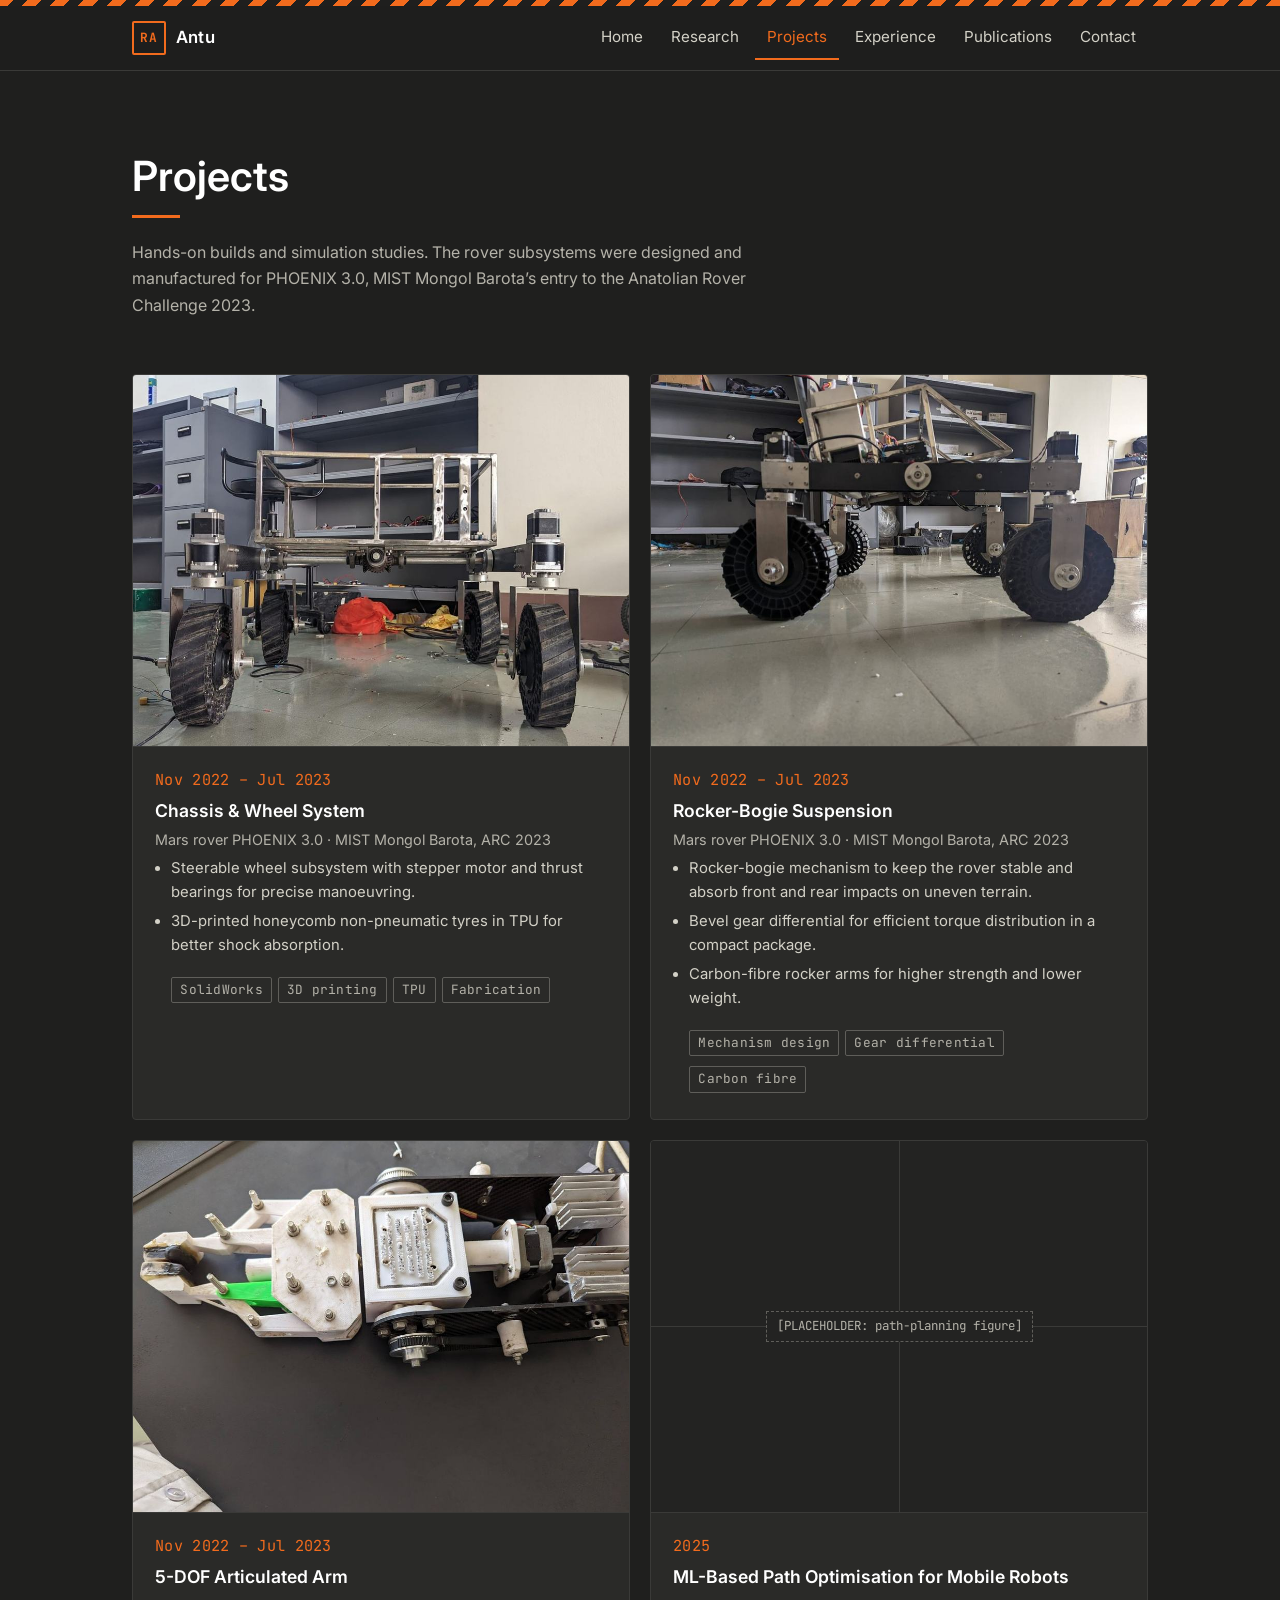
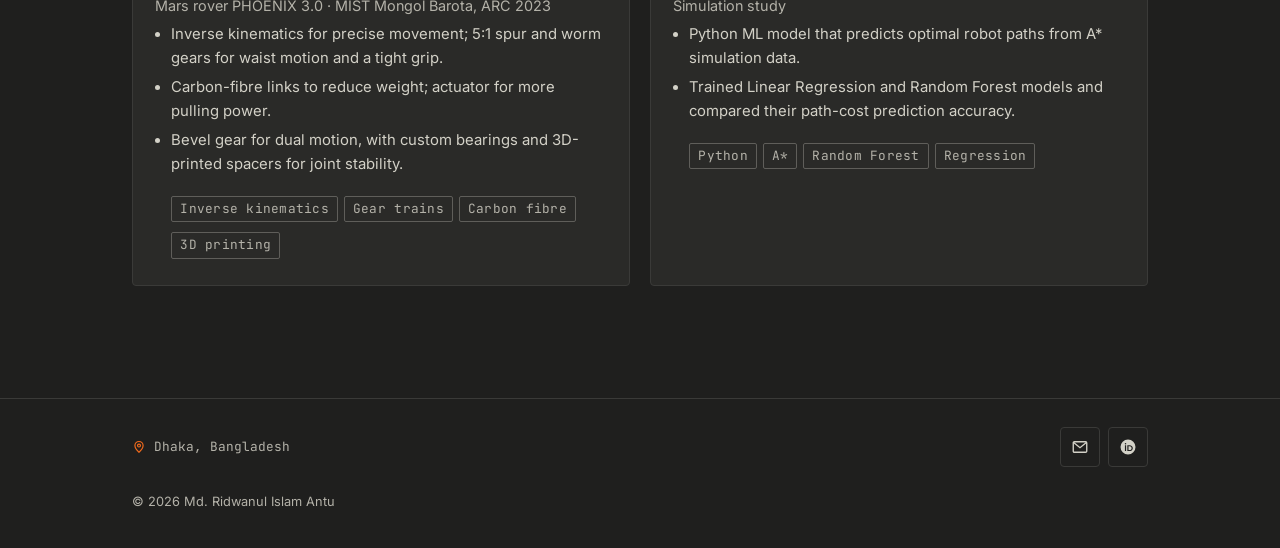
<file: portfolio-site/projects.html>
<!doctype html>
<html lang="en" class="no-js">
<head>
  <meta charset="utf-8">
  <meta name="viewport" content="width=device-width, initial-scale=1">
  <title>Projects | Md. Ridwanul Islam Antu</title>
  <meta name="description" content="Hands-on builds by Md. Ridwanul Islam Antu: Mars rover chassis, rocker-bogie suspension and 5-DOF arm, plus an ML path-optimisation study.">
  <meta name="author" content="Md. Ridwanul Islam Antu">
  <meta name="theme-color" content="#1f1f1e">
  <meta property="og:title" content="Projects | Md. Ridwanul Islam Antu">
  <meta property="og:description" content="Hands-on builds by Md. Ridwanul Islam Antu: Mars rover chassis, rocker-bogie suspension and 5-DOF arm, plus an ML path-optimisation study.">
  <meta property="og:type" content="website">
  <!-- PLACEHOLDER: add <meta property="og:url"> and <link rel="canonical"> once the GitHub Pages URL is known -->
  <link rel="icon" href="assets/img/favicon.svg" type="image/svg+xml">
  <link rel="preconnect" href="https://fonts.googleapis.com">
  <link rel="preconnect" href="https://fonts.gstatic.com" crossorigin>
  <link href="https://fonts.googleapis.com/css2?family=Inter:wght@400;500;600;700&amp;family=JetBrains+Mono:wght@400;500;700&amp;display=swap" rel="stylesheet">
  <link rel="stylesheet" href="assets/css/style.css">
  <script src="assets/js/main.js" defer></script>
</head>
<body>
  <a class="skip-link" href="#main">Skip to content</a>
  <div class="hazard" aria-hidden="true"></div>
  <header class="site-header">
    <div class="container">
      <nav class="nav-bar" aria-label="Main">
        <a class="brand" href="index.html" aria-label="Antu, home">
          <span class="monogram" aria-hidden="true">RA</span>
          <span class="brand-name">Antu</span>
        </a>
        <button class="nav-toggle" type="button" aria-expanded="false" aria-controls="nav-menu" aria-label="Open menu">
          <span class="nav-toggle-bars" aria-hidden="true"></span>
        </button>
        <ul class="nav-links" id="nav-menu">
          <li><a href="index.html">Home</a></li>
          <li><a href="research.html">Research</a></li>
          <li><a href="projects.html" aria-current="page">Projects</a></li>
          <li><a href="experience.html">Experience</a></li>
          <li><a href="publications.html">Publications</a></li>
          <li><a href="contact.html">Contact</a></li>
        </ul>
      </nav>
    </div>
  </header>

  <main id="main">
    <section class="page-intro">
      <div class="container">
        <h1>Projects</h1>
        <p>Hands-on builds and simulation studies. The rover subsystems were designed and manufactured for PHOENIX&nbsp;3.0, MIST Mongol Barota&rsquo;s entry to the Anatolian Rover Challenge 2023.</p>
      </div>
    </section>

    <section class="section" aria-label="Project list" style="border-top:0;padding-top:32px">
      <div class="container">
        <div class="grid grid-2">
          <article class="card media-card">
            <div class="media"><img src="assets/img/rover-chassis.jpg" alt="Rover chassis frame with four steerable wheels and black TPU tyres in the lab" width="960" height="720" loading="lazy" decoding="async"></div>
            <div class="body">
              <p class="date">Nov 2022 &ndash; Jul 2023</p>
              <h3>Chassis &amp; Wheel System</h3>
              <p class="meta">Mars rover PHOENIX 3.0 &middot; MIST Mongol Barota, ARC 2023</p>
              <ul><li>Steerable wheel subsystem with stepper motor and thrust bearings for precise manoeuvring.</li><li>3D-printed honeycomb non-pneumatic tyres in TPU for better shock absorption.</li></ul>
              <ul class="tags" aria-label="Skills"><li class="tag">SolidWorks</li><li class="tag">3D printing</li><li class="tag">TPU</li><li class="tag">Fabrication</li></ul>
            </div>
          </article>
          <article class="card media-card">
            <div class="media"><img src="assets/img/rover-suspension.jpg" alt="Rover with rocker-bogie suspension and carbon-fibre rocker arms on the lab floor" width="960" height="720" loading="lazy" decoding="async"></div>
            <div class="body">
              <p class="date">Nov 2022 &ndash; Jul 2023</p>
              <h3>Rocker-Bogie Suspension</h3>
              <p class="meta">Mars rover PHOENIX 3.0 &middot; MIST Mongol Barota, ARC 2023</p>
              <ul><li>Rocker-bogie mechanism to keep the rover stable and absorb front and rear impacts on uneven terrain.</li><li>Bevel gear differential for efficient torque distribution in a compact package.</li><li>Carbon-fibre rocker arms for higher strength and lower weight.</li></ul>
              <ul class="tags" aria-label="Skills"><li class="tag">Mechanism design</li><li class="tag">Gear differential</li><li class="tag">Carbon fibre</li></ul>
            </div>
          </article>
          <article class="card media-card">
            <div class="media"><img src="assets/img/rover-arm.jpg" alt="Gripper end of the rover arm with carbon-fibre links and 3D-printed parts" width="960" height="720" loading="lazy" decoding="async"></div>
            <div class="body">
              <p class="date">Nov 2022 &ndash; Jul 2023</p>
              <h3>5-DOF Articulated Arm</h3>
              <p class="meta">Mars rover PHOENIX 3.0 &middot; MIST Mongol Barota, ARC 2023</p>
              <ul><li>Inverse kinematics for precise movement; 5:1 spur and worm gears for waist motion and a tight grip.</li><li>Carbon-fibre links to reduce weight; actuator for more pulling power.</li><li>Bevel gear for dual motion, with custom bearings and 3D-printed spacers for joint stability.</li></ul>
              <ul class="tags" aria-label="Skills"><li class="tag">Inverse kinematics</li><li class="tag">Gear trains</li><li class="tag">Carbon fibre</li><li class="tag">3D printing</li></ul>
            </div>
          </article>
          <article class="card media-card">
            <div class="media"><div class="media-placeholder" role="img" aria-label="Image placeholder"><span>[PLACEHOLDER: path-planning figure]</span></div></div>
            <div class="body">
              <p class="date">2025</p>
              <h3>ML-Based Path Optimisation for Mobile Robots</h3>
              <p class="meta">Simulation study</p>
              <ul><li>Python ML model that predicts optimal robot paths from A* simulation data.</li><li>Trained Linear Regression and Random Forest models and compared their path-cost prediction accuracy.</li></ul>
              <ul class="tags" aria-label="Skills"><li class="tag">Python</li><li class="tag">A*</li><li class="tag">Random Forest</li><li class="tag">Regression</li></ul>
            </div>
          </article>
        </div>
      </div>
    </section>

  </main>

  <footer class="site-footer">
    <div class="container footer-row">
      <p class="footer-loc"><svg viewBox="0 0 24 24" fill="none" stroke="currentColor" stroke-width="2" aria-hidden="true"><path d="M12 21s-7-6.2-7-11.5a7 7 0 0 1 14 0C19 14.8 12 21 12 21Z"/><circle cx="12" cy="9.5" r="2.5"/></svg> Dhaka, Bangladesh</p>
      <ul class="social" aria-label="Links">
        <li><a href="mailto:ridwanul.islam.antu.bd@gmail.com" aria-label="Email"><svg viewBox="0 0 24 24" fill="none" stroke="currentColor" stroke-width="1.8" aria-hidden="true"><rect x="3" y="5" width="18" height="14" rx="1.5"/><path d="m3.5 6 8.5 7 8.5-7"/></svg></a></li>
        <li><a href="https://orcid.org/0009-0007-5962-3201" aria-label="ORCID profile" rel="noopener"><svg viewBox="0 0 24 24" fill="currentColor" aria-hidden="true"><path d="M12 2a10 10 0 1 0 0 20 10 10 0 0 0 0-20Zm-3.3 4.6a1 1 0 1 1 0 2 1 1 0 0 1 0-2ZM7.9 9.6h1.6v7.8H7.9V9.6Zm3.2 0h3.1c2.6 0 4.2 1.9 4.2 3.9 0 2.1-1.6 3.9-4.2 3.9h-3.1V9.6Zm1.6 1.4v5h1.4c1.8 0 2.7-1.2 2.7-2.5s-.9-2.5-2.7-2.5h-1.4Z"/></svg></a></li>
        <!-- PLACEHOLDER: uncomment and add your URLs when ready
        <li><a href="https://www.linkedin.com/in/YOUR-PROFILE" aria-label="LinkedIn" rel="noopener"><svg viewBox="0 0 24 24" fill="currentColor" aria-hidden="true"><path d="M4.98 3.5a2.5 2.5 0 1 1 0 5 2.5 2.5 0 0 1 0-5ZM3 9.5h4V21H3V9.5Zm7 0h3.8v1.6h.1c.5-1 1.8-2 3.8-2 4 0 4.8 2.6 4.8 6V21h-4v-5.2c0-1.2 0-2.9-1.8-2.9s-2 1.4-2 2.8V21h-4V9.5Z"/></svg></a></li>
        <li><a href="https://github.com/YOUR-USERNAME" aria-label="GitHub" rel="noopener"><svg viewBox="0 0 24 24" fill="currentColor" aria-hidden="true"><path d="M12 2a10 10 0 0 0-3.2 19.5c.5.1.7-.2.7-.5v-1.8c-2.8.6-3.4-1.2-3.4-1.2-.5-1.2-1.1-1.5-1.1-1.5-.9-.6.1-.6.1-.6 1 .1 1.5 1 1.5 1 .9 1.5 2.4 1.1 2.9.8.1-.7.4-1.1.7-1.3-2.2-.3-4.6-1.1-4.6-5 0-1.1.4-2 1-2.7-.1-.3-.4-1.3.1-2.7 0 0 .8-.3 2.8 1a9.6 9.6 0 0 1 5 0c1.9-1.3 2.8-1 2.8-1 .5 1.4.2 2.4.1 2.7.6.7 1 1.6 1 2.7 0 3.9-2.4 4.7-4.6 5 .4.3.7.9.7 1.9V21c0 .3.2.6.7.5A10 10 0 0 0 12 2Z"/></svg></a></li>
        <li><a href="https://scholar.google.com/citations?user=YOUR-ID" aria-label="Google Scholar" rel="noopener"><svg viewBox="0 0 24 24" fill="currentColor" aria-hidden="true"><path d="M12 3 1 9.5l4 2.4V16c0 2.2 3.1 4 7 4s7-1.8 7-4v-4.1l2-1.2V16h2V9.5L12 3Zm0 2.3 7.2 4.2L12 13.7 4.8 9.5 12 5.3Z"/></svg></a></li>
        -->
      </ul>
      <p class="copyright">&copy; 2026 Md. Ridwanul Islam Antu</p>
    </div>
  </footer>
</body>
</html>
</file>
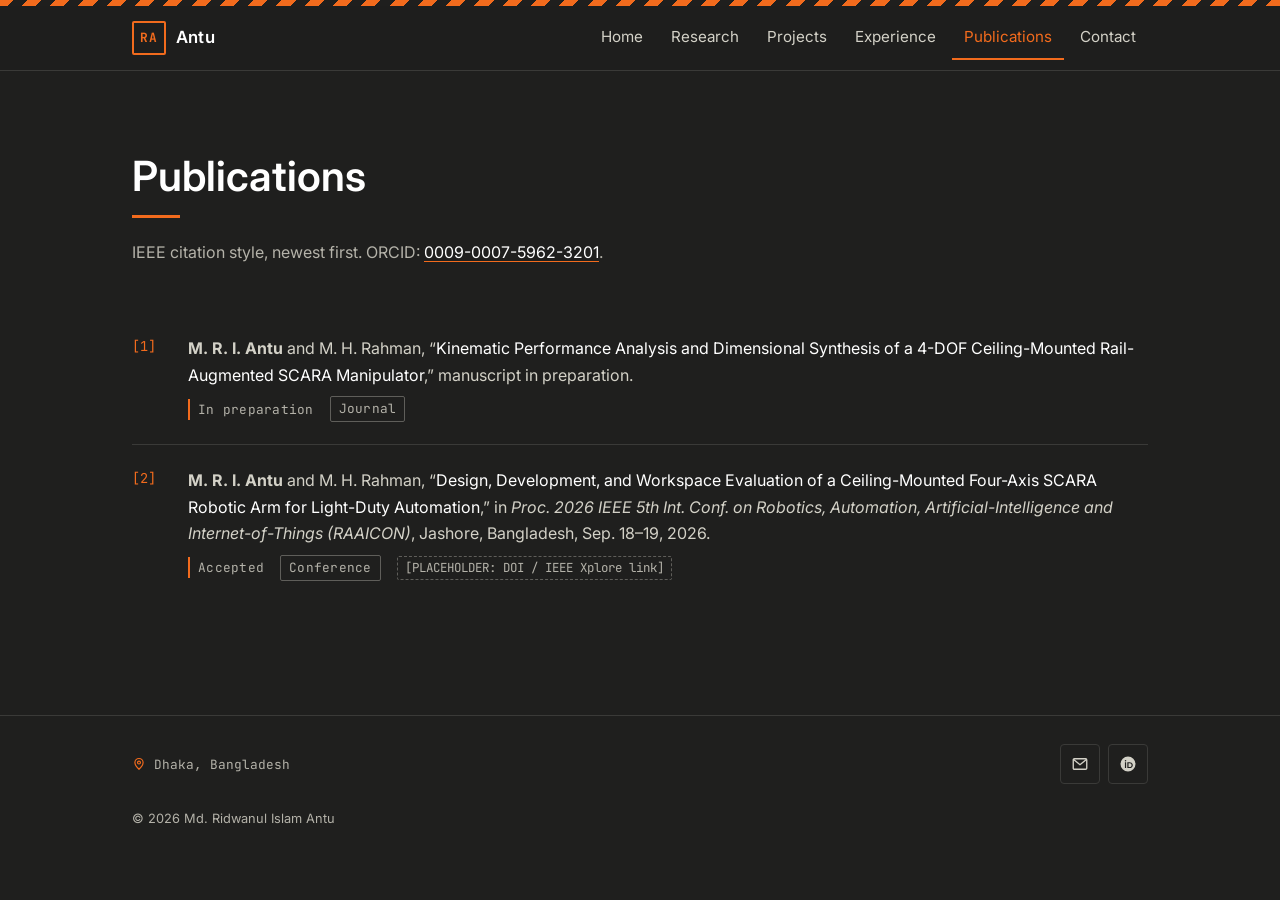
<file: portfolio-site/publications.html>
<!doctype html>
<html lang="en" class="no-js">
<head>
  <meta charset="utf-8">
  <meta name="viewport" content="width=device-width, initial-scale=1">
  <title>Publications | Md. Ridwanul Islam Antu</title>
  <meta name="description" content="Publications by Md. Ridwanul Islam Antu, including the IEEE RAAICON 2026 paper on a ceiling-mounted four-axis SCARA robotic arm.">
  <meta name="author" content="Md. Ridwanul Islam Antu">
  <meta name="theme-color" content="#1f1f1e">
  <meta property="og:title" content="Publications | Md. Ridwanul Islam Antu">
  <meta property="og:description" content="Publications by Md. Ridwanul Islam Antu, including the IEEE RAAICON 2026 paper on a ceiling-mounted four-axis SCARA robotic arm.">
  <meta property="og:type" content="website">
  <!-- PLACEHOLDER: add <meta property="og:url"> and <link rel="canonical"> once the GitHub Pages URL is known -->
  <link rel="icon" href="assets/img/favicon.svg" type="image/svg+xml">
  <link rel="preconnect" href="https://fonts.googleapis.com">
  <link rel="preconnect" href="https://fonts.gstatic.com" crossorigin>
  <link href="https://fonts.googleapis.com/css2?family=Inter:wght@400;500;600;700&amp;family=JetBrains+Mono:wght@400;500;700&amp;display=swap" rel="stylesheet">
  <link rel="stylesheet" href="assets/css/style.css">
  <script src="assets/js/main.js" defer></script>
</head>
<body>
  <a class="skip-link" href="#main">Skip to content</a>
  <div class="hazard" aria-hidden="true"></div>
  <header class="site-header">
    <div class="container">
      <nav class="nav-bar" aria-label="Main">
        <a class="brand" href="index.html" aria-label="Antu, home">
          <span class="monogram" aria-hidden="true">RA</span>
          <span class="brand-name">Antu</span>
        </a>
        <button class="nav-toggle" type="button" aria-expanded="false" aria-controls="nav-menu" aria-label="Open menu">
          <span class="nav-toggle-bars" aria-hidden="true"></span>
        </button>
        <ul class="nav-links" id="nav-menu">
          <li><a href="index.html">Home</a></li>
          <li><a href="research.html">Research</a></li>
          <li><a href="projects.html">Projects</a></li>
          <li><a href="experience.html">Experience</a></li>
          <li><a href="publications.html" aria-current="page">Publications</a></li>
          <li><a href="contact.html">Contact</a></li>
        </ul>
      </nav>
    </div>
  </header>

  <main id="main">
    <section class="page-intro">
      <div class="container">
        <h1>Publications</h1>
        <p>IEEE citation style, newest first. ORCID: <a href="https://orcid.org/0009-0007-5962-3201" rel="noopener">0009-0007-5962-3201</a>.</p>
      </div>
    </section>

    <section class="section" aria-label="Publication list" style="border-top:0;padding-top:24px">
      <div class="container">
        <ol class="pub-list">
          <li class="pub">
            <p class="cite"><strong>M. R. I. Antu</strong> and M. H. Rahman, &ldquo;<span class="title">Kinematic Performance Analysis and Dimensional Synthesis of a 4-DOF Ceiling-Mounted Rail-Augmented SCARA Manipulator</span>,&rdquo; manuscript in preparation.</p>
            <div class="pub-meta"><span class="status">In preparation</span><span class="tag">Journal</span></div>
          </li>
          <li class="pub">
            <p class="cite"><strong>M. R. I. Antu</strong> and M. H. Rahman, &ldquo;<span class="title">Design, Development, and Workspace Evaluation of a Ceiling-Mounted Four-Axis SCARA Robotic Arm for Light-Duty Automation</span>,&rdquo; in <em>Proc. 2026 IEEE 5th Int. Conf. on Robotics, Automation, Artificial-Intelligence and Internet-of-Things (RAAICON)</em>, Jashore, Bangladesh, Sep. 18&ndash;19, 2026.</p>
            <div class="pub-meta"><span class="status">Accepted</span><span class="tag">Conference</span><span class="placeholder">[PLACEHOLDER: DOI / IEEE Xplore link]</span></div>
          </li>
        </ol>
      </div>
    </section>

  </main>

  <footer class="site-footer">
    <div class="container footer-row">
      <p class="footer-loc"><svg viewBox="0 0 24 24" fill="none" stroke="currentColor" stroke-width="2" aria-hidden="true"><path d="M12 21s-7-6.2-7-11.5a7 7 0 0 1 14 0C19 14.8 12 21 12 21Z"/><circle cx="12" cy="9.5" r="2.5"/></svg> Dhaka, Bangladesh</p>
      <ul class="social" aria-label="Links">
        <li><a href="mailto:ridwanul.islam.antu.bd@gmail.com" aria-label="Email"><svg viewBox="0 0 24 24" fill="none" stroke="currentColor" stroke-width="1.8" aria-hidden="true"><rect x="3" y="5" width="18" height="14" rx="1.5"/><path d="m3.5 6 8.5 7 8.5-7"/></svg></a></li>
        <li><a href="https://orcid.org/0009-0007-5962-3201" aria-label="ORCID profile" rel="noopener"><svg viewBox="0 0 24 24" fill="currentColor" aria-hidden="true"><path d="M12 2a10 10 0 1 0 0 20 10 10 0 0 0 0-20Zm-3.3 4.6a1 1 0 1 1 0 2 1 1 0 0 1 0-2ZM7.9 9.6h1.6v7.8H7.9V9.6Zm3.2 0h3.1c2.6 0 4.2 1.9 4.2 3.9 0 2.1-1.6 3.9-4.2 3.9h-3.1V9.6Zm1.6 1.4v5h1.4c1.8 0 2.7-1.2 2.7-2.5s-.9-2.5-2.7-2.5h-1.4Z"/></svg></a></li>
        <!-- PLACEHOLDER: uncomment and add your URLs when ready
        <li><a href="https://www.linkedin.com/in/YOUR-PROFILE" aria-label="LinkedIn" rel="noopener"><svg viewBox="0 0 24 24" fill="currentColor" aria-hidden="true"><path d="M4.98 3.5a2.5 2.5 0 1 1 0 5 2.5 2.5 0 0 1 0-5ZM3 9.5h4V21H3V9.5Zm7 0h3.8v1.6h.1c.5-1 1.8-2 3.8-2 4 0 4.8 2.6 4.8 6V21h-4v-5.2c0-1.2 0-2.9-1.8-2.9s-2 1.4-2 2.8V21h-4V9.5Z"/></svg></a></li>
        <li><a href="https://github.com/YOUR-USERNAME" aria-label="GitHub" rel="noopener"><svg viewBox="0 0 24 24" fill="currentColor" aria-hidden="true"><path d="M12 2a10 10 0 0 0-3.2 19.5c.5.1.7-.2.7-.5v-1.8c-2.8.6-3.4-1.2-3.4-1.2-.5-1.2-1.1-1.5-1.1-1.5-.9-.6.1-.6.1-.6 1 .1 1.5 1 1.5 1 .9 1.5 2.4 1.1 2.9.8.1-.7.4-1.1.7-1.3-2.2-.3-4.6-1.1-4.6-5 0-1.1.4-2 1-2.7-.1-.3-.4-1.3.1-2.7 0 0 .8-.3 2.8 1a9.6 9.6 0 0 1 5 0c1.9-1.3 2.8-1 2.8-1 .5 1.4.2 2.4.1 2.7.6.7 1 1.6 1 2.7 0 3.9-2.4 4.7-4.6 5 .4.3.7.9.7 1.9V21c0 .3.2.6.7.5A10 10 0 0 0 12 2Z"/></svg></a></li>
        <li><a href="https://scholar.google.com/citations?user=YOUR-ID" aria-label="Google Scholar" rel="noopener"><svg viewBox="0 0 24 24" fill="currentColor" aria-hidden="true"><path d="M12 3 1 9.5l4 2.4V16c0 2.2 3.1 4 7 4s7-1.8 7-4v-4.1l2-1.2V16h2V9.5L12 3Zm0 2.3 7.2 4.2L12 13.7 4.8 9.5 12 5.3Z"/></svg></a></li>
        -->
      </ul>
      <p class="copyright">&copy; 2026 Md. Ridwanul Islam Antu</p>
    </div>
  </footer>
</body>
</html>
</file>
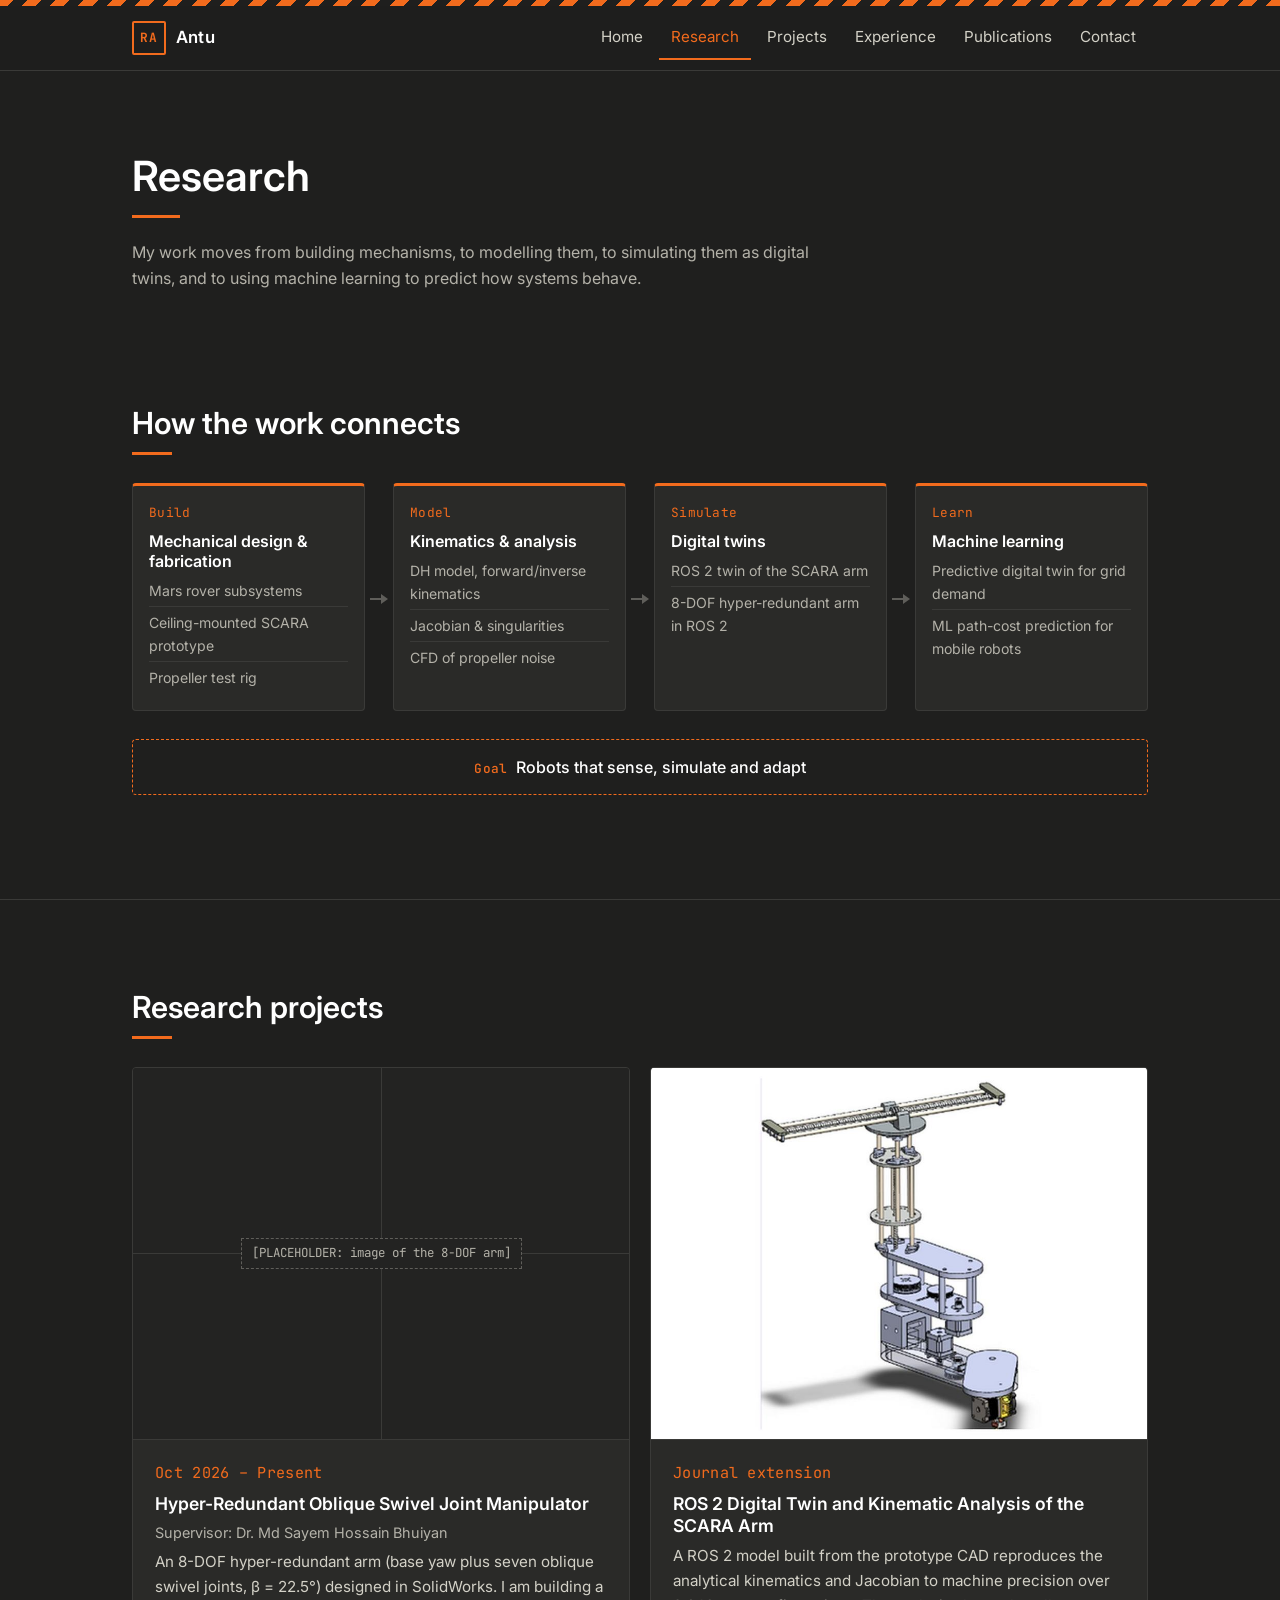
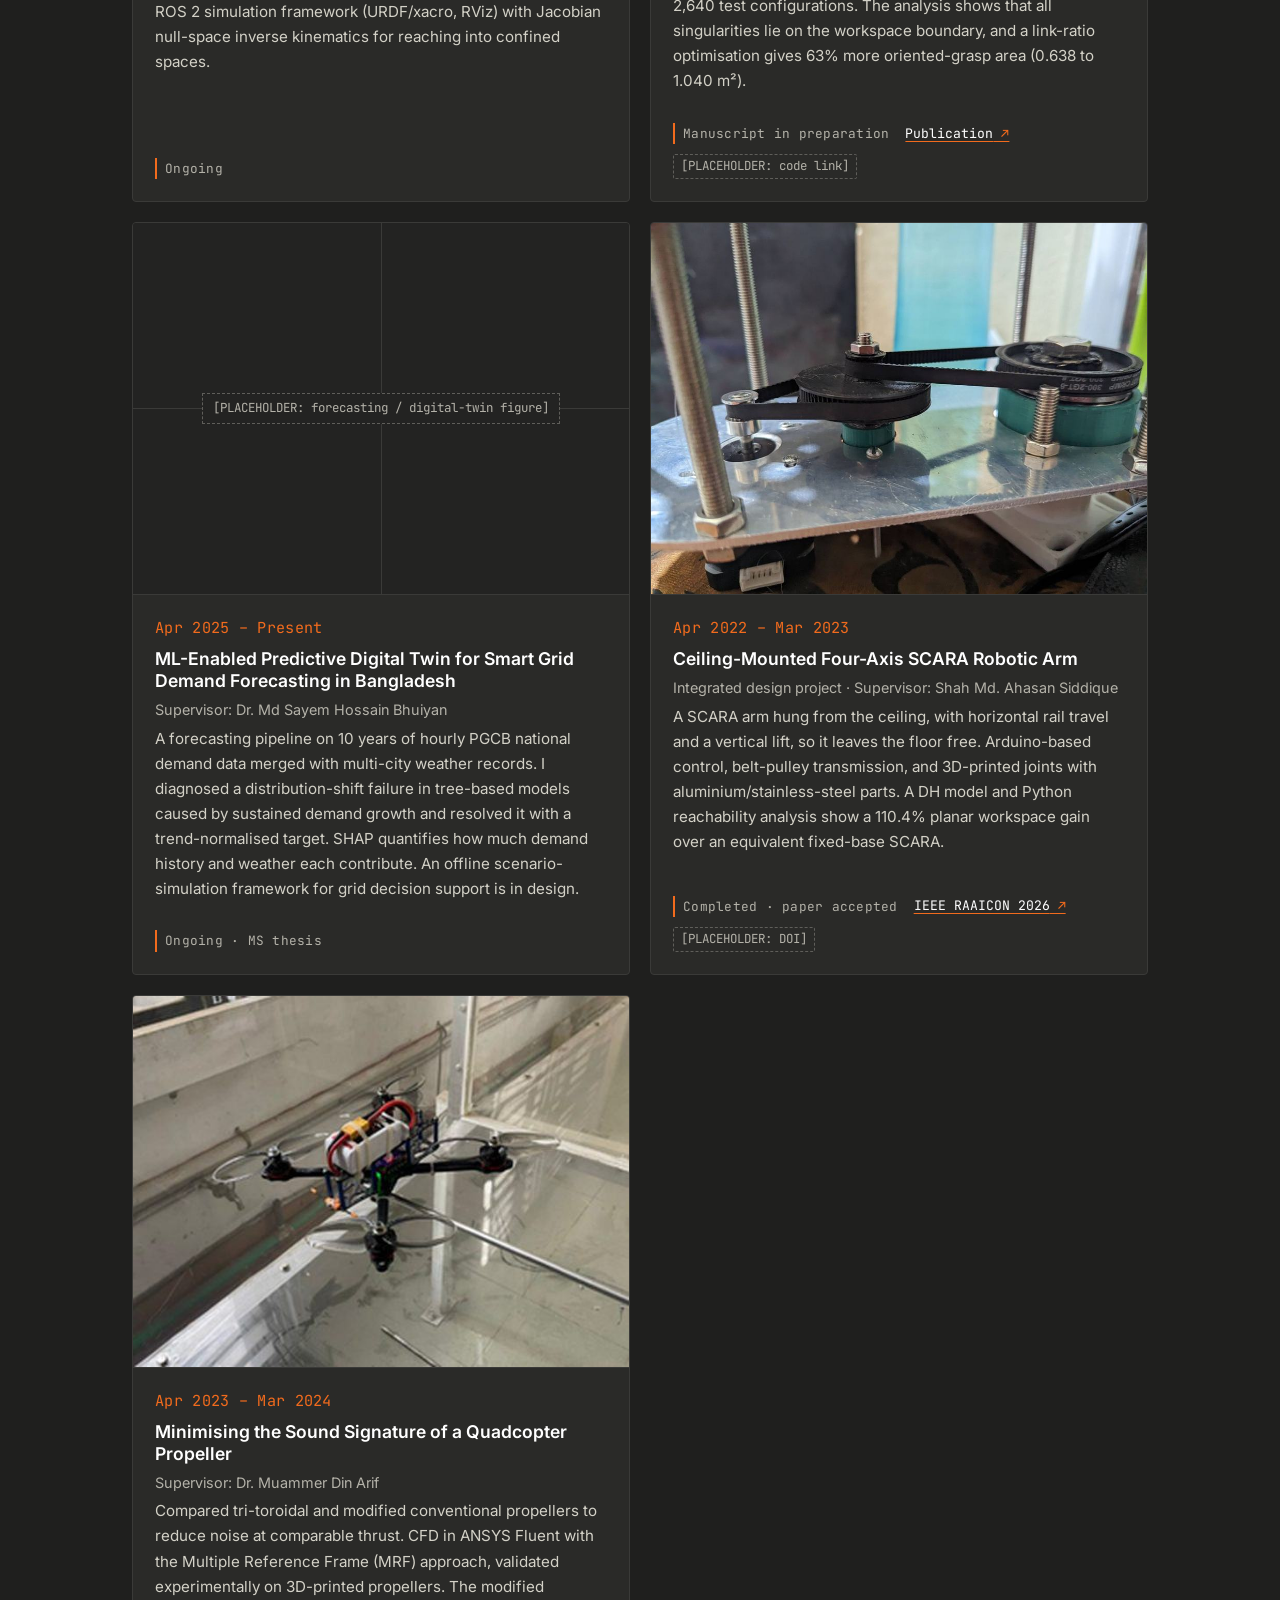
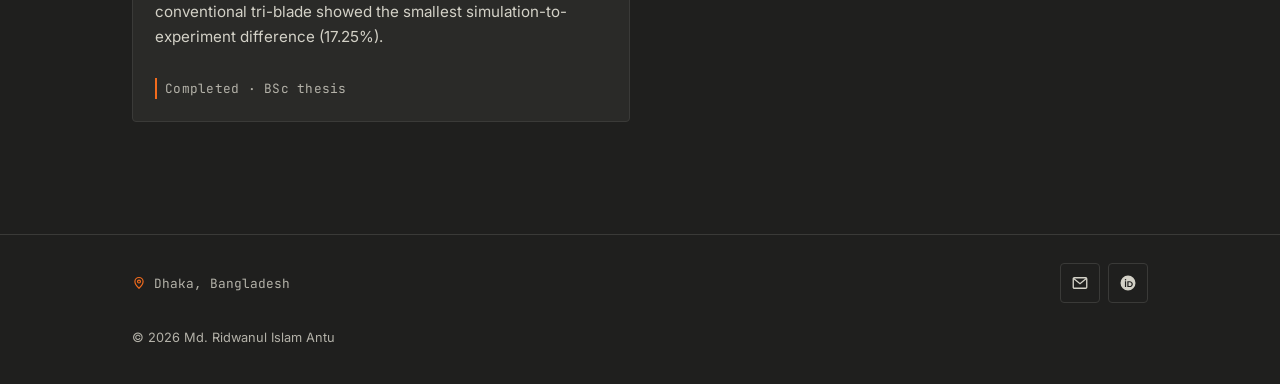
<file: portfolio-site/research.html>
<!doctype html>
<html lang="en" class="no-js">
<head>
  <meta charset="utf-8">
  <meta name="viewport" content="width=device-width, initial-scale=1">
  <title>Research | Md. Ridwanul Islam Antu</title>
  <meta name="description" content="Research by Md. Ridwanul Islam Antu: ceiling-mounted SCARA arm, ROS 2 digital twin, hyper-redundant manipulator, predictive digital twin for grid demand, and quadcopter propeller noise.">
  <meta name="author" content="Md. Ridwanul Islam Antu">
  <meta name="theme-color" content="#1f1f1e">
  <meta property="og:title" content="Research | Md. Ridwanul Islam Antu">
  <meta property="og:description" content="Research by Md. Ridwanul Islam Antu: ceiling-mounted SCARA arm, ROS 2 digital twin, hyper-redundant manipulator, predictive digital twin for grid demand, and quadcopter propeller noise.">
  <meta property="og:type" content="website">
  <!-- PLACEHOLDER: add <meta property="og:url"> and <link rel="canonical"> once the GitHub Pages URL is known -->
  <link rel="icon" href="assets/img/favicon.svg" type="image/svg+xml">
  <link rel="preconnect" href="https://fonts.googleapis.com">
  <link rel="preconnect" href="https://fonts.gstatic.com" crossorigin>
  <link href="https://fonts.googleapis.com/css2?family=Inter:wght@400;500;600;700&amp;family=JetBrains+Mono:wght@400;500;700&amp;display=swap" rel="stylesheet">
  <link rel="stylesheet" href="assets/css/style.css">
  <script src="assets/js/main.js" defer></script>
</head>
<body>
  <a class="skip-link" href="#main">Skip to content</a>
  <div class="hazard" aria-hidden="true"></div>
  <header class="site-header">
    <div class="container">
      <nav class="nav-bar" aria-label="Main">
        <a class="brand" href="index.html" aria-label="Antu, home">
          <span class="monogram" aria-hidden="true">RA</span>
          <span class="brand-name">Antu</span>
        </a>
        <button class="nav-toggle" type="button" aria-expanded="false" aria-controls="nav-menu" aria-label="Open menu">
          <span class="nav-toggle-bars" aria-hidden="true"></span>
        </button>
        <ul class="nav-links" id="nav-menu">
          <li><a href="index.html">Home</a></li>
          <li><a href="research.html" aria-current="page">Research</a></li>
          <li><a href="projects.html">Projects</a></li>
          <li><a href="experience.html">Experience</a></li>
          <li><a href="publications.html">Publications</a></li>
          <li><a href="contact.html">Contact</a></li>
        </ul>
      </nav>
    </div>
  </header>

  <main id="main">
    <section class="page-intro">
      <div class="container">
        <h1>Research</h1>
        <p>My work moves from building mechanisms, to modelling them, to simulating them as digital twins, and to using machine learning to predict how systems behave.</p>
      </div>
    </section>

    <section class="section" aria-labelledby="map-title" style="border-top:0">
      <div class="container">
        <h2 class="section-title" id="map-title">How the work connects</h2>
        <div class="flow" role="list" aria-label="Research map, from hardware to learning">
          <div class="flow-node" role="listitem">
            <span class="mono">Build</span>
            <h3>Mechanical design &amp; fabrication</h3>
            <ul><li>Mars rover subsystems</li><li>Ceiling-mounted SCARA prototype</li><li>Propeller test rig</li></ul>
          </div>
          <div class="flow-node" role="listitem">
            <span class="mono">Model</span>
            <h3>Kinematics &amp; analysis</h3>
            <ul><li>DH model, forward/inverse kinematics</li><li>Jacobian &amp; singularities</li><li>CFD of propeller noise</li></ul>
          </div>
          <div class="flow-node" role="listitem">
            <span class="mono">Simulate</span>
            <h3>Digital twins</h3>
            <ul><li>ROS 2 twin of the SCARA arm</li><li>8-DOF hyper-redundant arm in ROS 2</li></ul>
          </div>
          <div class="flow-node" role="listitem">
            <span class="mono">Learn</span>
            <h3>Machine learning</h3>
            <ul><li>Predictive digital twin for grid demand</li><li>ML path-cost prediction for mobile robots</li></ul>
          </div>
        </div>
        <p class="flow-goal"><span class="mono">Goal</span>Robots that sense, simulate and adapt</p>
      </div>
    </section>

    <section class="section" aria-labelledby="proj-title">
      <div class="container">
        <h2 class="section-title" id="proj-title">Research projects</h2>
        <div class="grid grid-2">
          <article class="card media-card">
            <div class="media"><div class="media-placeholder" role="img" aria-label="Image placeholder"><span>[PLACEHOLDER: image of the 8-DOF arm]</span></div></div>
            <div class="body">
              <p class="date">Oct 2026 &ndash; Present</p>
              <h3>Hyper-Redundant Oblique Swivel Joint Manipulator</h3>
              <p class="meta">Supervisor: Dr. Md Sayem Hossain Bhuiyan</p><p>An 8-DOF hyper-redundant arm (base yaw plus seven oblique swivel joints, &beta;&nbsp;=&nbsp;22.5&deg;) designed in SolidWorks. I am building a ROS&nbsp;2 simulation framework (URDF/xacro, RViz) with Jacobian null-space inverse kinematics for reaching into confined spaces.</p>
              <div class="card-foot">
                <span class="status">Ongoing</span>
                
              </div>
            </div>
          </article>
          <article class="card media-card">
            <div class="media media--contain"><img src="assets/img/scara-cad.jpg" alt="SolidWorks CAD model of the ceiling-mounted SCARA arm with its overhead rail" width="960" height="720" loading="lazy" decoding="async"></div>
            <div class="body">
              <p class="date">Journal extension</p>
              <h3>ROS&nbsp;2 Digital Twin and Kinematic Analysis of the SCARA Arm</h3>
              <p>A ROS&nbsp;2 model built from the prototype CAD reproduces the analytical kinematics and Jacobian to machine precision over 2,640 test configurations. The analysis shows that all singularities lie on the workspace boundary, and a link-ratio optimisation gives 63% more oriented-grasp area (0.638 to 1.040&nbsp;m&sup2;).</p>
              <div class="card-foot">
                <span class="status">Manuscript in preparation</span>
                <a class="link-mono" href="publications.html">Publication</a> <span class="placeholder">[PLACEHOLDER: code link]</span>
              </div>
            </div>
          </article>
          <article class="card media-card">
            <div class="media"><div class="media-placeholder" role="img" aria-label="Image placeholder"><span>[PLACEHOLDER: forecasting / digital-twin figure]</span></div></div>
            <div class="body">
              <p class="date">Apr 2025 &ndash; Present</p>
              <h3>ML-Enabled Predictive Digital Twin for Smart Grid Demand Forecasting in Bangladesh</h3>
              <p class="meta">Supervisor: Dr. Md Sayem Hossain Bhuiyan</p><p>A forecasting pipeline on 10 years of hourly PGCB national demand data merged with multi-city weather records. I diagnosed a distribution-shift failure in tree-based models caused by sustained demand growth and resolved it with a trend-normalised target. SHAP quantifies how much demand history and weather each contribute. An offline scenario-simulation framework for grid decision support is in design.</p>
              <div class="card-foot">
                <span class="status">Ongoing &middot; MS thesis</span>
                
              </div>
            </div>
          </article>
          <article class="card media-card">
            <div class="media"><img src="assets/img/scara-prototype.jpg" alt="Belt-and-pulley drive on the aluminium plate of the SCARA arm prototype" width="960" height="720" loading="lazy" decoding="async"></div>
            <div class="body">
              <p class="date">Apr 2022 &ndash; Mar 2023</p>
              <h3>Ceiling-Mounted Four-Axis SCARA Robotic Arm</h3>
              <p class="meta">Integrated design project &middot; Supervisor: Shah Md. Ahasan Siddique</p><p>A SCARA arm hung from the ceiling, with horizontal rail travel and a vertical lift, so it leaves the floor free. Arduino-based control, belt-pulley transmission, and 3D-printed joints with aluminium/stainless-steel parts. A DH model and Python reachability analysis show a 110.4% planar workspace gain over an equivalent fixed-base SCARA.</p>
              <div class="card-foot">
                <span class="status">Completed &middot; paper accepted</span>
                <a class="link-mono" href="publications.html">IEEE RAAICON 2026</a> <span class="placeholder">[PLACEHOLDER: DOI]</span>
              </div>
            </div>
          </article>
          <article class="card media-card">
            <div class="media"><img src="assets/img/quadcopter-test.jpg" alt="Quadcopter with 3D-printed propellers mounted in a test setup" width="564" height="422" loading="lazy" decoding="async"></div>
            <div class="body">
              <p class="date">Apr 2023 &ndash; Mar 2024</p>
              <h3>Minimising the Sound Signature of a Quadcopter Propeller</h3>
              <p class="meta">Supervisor: Dr. Muammer Din Arif</p><p>Compared tri-toroidal and modified conventional propellers to reduce noise at comparable thrust. CFD in ANSYS Fluent with the Multiple Reference Frame (MRF) approach, validated experimentally on 3D-printed propellers. The modified conventional tri-blade showed the smallest simulation-to-experiment difference (17.25%).</p>
              <div class="card-foot">
                <span class="status">Completed &middot; BSc thesis</span>
                
              </div>
            </div>
          </article>
        </div>
      </div>
    </section>

  </main>

  <footer class="site-footer">
    <div class="container footer-row">
      <p class="footer-loc"><svg viewBox="0 0 24 24" fill="none" stroke="currentColor" stroke-width="2" aria-hidden="true"><path d="M12 21s-7-6.2-7-11.5a7 7 0 0 1 14 0C19 14.8 12 21 12 21Z"/><circle cx="12" cy="9.5" r="2.5"/></svg> Dhaka, Bangladesh</p>
      <ul class="social" aria-label="Links">
        <li><a href="mailto:ridwanul.islam.antu.bd@gmail.com" aria-label="Email"><svg viewBox="0 0 24 24" fill="none" stroke="currentColor" stroke-width="1.8" aria-hidden="true"><rect x="3" y="5" width="18" height="14" rx="1.5"/><path d="m3.5 6 8.5 7 8.5-7"/></svg></a></li>
        <li><a href="https://orcid.org/0009-0007-5962-3201" aria-label="ORCID profile" rel="noopener"><svg viewBox="0 0 24 24" fill="currentColor" aria-hidden="true"><path d="M12 2a10 10 0 1 0 0 20 10 10 0 0 0 0-20Zm-3.3 4.6a1 1 0 1 1 0 2 1 1 0 0 1 0-2ZM7.9 9.6h1.6v7.8H7.9V9.6Zm3.2 0h3.1c2.6 0 4.2 1.9 4.2 3.9 0 2.1-1.6 3.9-4.2 3.9h-3.1V9.6Zm1.6 1.4v5h1.4c1.8 0 2.7-1.2 2.7-2.5s-.9-2.5-2.7-2.5h-1.4Z"/></svg></a></li>
        <!-- PLACEHOLDER: uncomment and add your URLs when ready
        <li><a href="https://www.linkedin.com/in/YOUR-PROFILE" aria-label="LinkedIn" rel="noopener"><svg viewBox="0 0 24 24" fill="currentColor" aria-hidden="true"><path d="M4.98 3.5a2.5 2.5 0 1 1 0 5 2.5 2.5 0 0 1 0-5ZM3 9.5h4V21H3V9.5Zm7 0h3.8v1.6h.1c.5-1 1.8-2 3.8-2 4 0 4.8 2.6 4.8 6V21h-4v-5.2c0-1.2 0-2.9-1.8-2.9s-2 1.4-2 2.8V21h-4V9.5Z"/></svg></a></li>
        <li><a href="https://github.com/YOUR-USERNAME" aria-label="GitHub" rel="noopener"><svg viewBox="0 0 24 24" fill="currentColor" aria-hidden="true"><path d="M12 2a10 10 0 0 0-3.2 19.5c.5.1.7-.2.7-.5v-1.8c-2.8.6-3.4-1.2-3.4-1.2-.5-1.2-1.1-1.5-1.1-1.5-.9-.6.1-.6.1-.6 1 .1 1.5 1 1.5 1 .9 1.5 2.4 1.1 2.9.8.1-.7.4-1.1.7-1.3-2.2-.3-4.6-1.1-4.6-5 0-1.1.4-2 1-2.7-.1-.3-.4-1.3.1-2.7 0 0 .8-.3 2.8 1a9.6 9.6 0 0 1 5 0c1.9-1.3 2.8-1 2.8-1 .5 1.4.2 2.4.1 2.7.6.7 1 1.6 1 2.7 0 3.9-2.4 4.7-4.6 5 .4.3.7.9.7 1.9V21c0 .3.2.6.7.5A10 10 0 0 0 12 2Z"/></svg></a></li>
        <li><a href="https://scholar.google.com/citations?user=YOUR-ID" aria-label="Google Scholar" rel="noopener"><svg viewBox="0 0 24 24" fill="currentColor" aria-hidden="true"><path d="M12 3 1 9.5l4 2.4V16c0 2.2 3.1 4 7 4s7-1.8 7-4v-4.1l2-1.2V16h2V9.5L12 3Zm0 2.3 7.2 4.2L12 13.7 4.8 9.5 12 5.3Z"/></svg></a></li>
        -->
      </ul>
      <p class="copyright">&copy; 2026 Md. Ridwanul Islam Antu</p>
    </div>
  </footer>
</body>
</html>
</file>
<file: assets/css/style.css>
/* ==========================================================================
   Md. Ridwanul Islam Antu — portfolio stylesheet
   One shared file for every page. Plain CSS, no build step.
   ========================================================================== */

:root {
  --bg:        #14191B;   /* page background (gunmetal) */
  --surface:   #1C2326;   /* cards and panels */
  --border:    #2B3539;   /* borders, dividers */
  --border-2:  #4A585D;   /* stronger border / hover */
  --accent:    #2BC4A9;   /* instrument teal */
  --accent-hover: #45D6BC;
  --on-accent: #0F1416;   /* text on accent buttons */
  --inset:     #171D20;   /* image wells / placeholders */
  --heading:   #F4F7F7;
  --text:      #CFD8D9;
  --muted:     #9AAAAD;

  --font-sans: "Inter", system-ui, -apple-system, "Segoe UI", Roboto, "Helvetica Neue", Arial, sans-serif;
  --font-mono: "JetBrains Mono", ui-monospace, SFMono-Regular, Menlo, Consolas, "Liberation Mono", monospace;

  --max: 1080px;
  --radius: 4px;
  --gutter: clamp(16px, 4vw, 32px);
}

/* ---------- Reset / base ---------- */
*, *::before, *::after { box-sizing: border-box; }
html { -webkit-text-size-adjust: 100%; scroll-behavior: smooth; }
body {
  margin: 0;
  background: var(--bg);
  color: var(--text);
  font-family: var(--font-sans);
  font-size: 1rem;
  line-height: 1.65;
  -webkit-font-smoothing: antialiased;
}
img { max-width: 100%; height: auto; display: block; }
h1, h2, h3, h4 { color: var(--heading); line-height: 1.25; margin: 0 0 .5em; font-weight: 600; }
p { margin: 0 0 1em; }
a { color: var(--heading); text-decoration-color: var(--accent); text-underline-offset: 3px; }
a:hover { color: var(--accent); }
:focus-visible { outline: 2px solid var(--accent); outline-offset: 3px; border-radius: 2px; }
ul { padding-left: 1.2em; }

@media (prefers-reduced-motion: reduce) {
  html { scroll-behavior: auto; }
  * { transition: none !important; animation: none !important; }
}

.skip-link {
  position: absolute; left: 8px; top: -48px; z-index: 100;
  background: var(--accent); color: var(--on-accent); padding: 8px 14px;
  font-weight: 600; text-decoration: none; border-radius: var(--radius);
}
.skip-link:focus { top: 14px; color: var(--on-accent); }

.container { width: 100%; max-width: var(--max); margin: 0 auto; padding: 0 var(--gutter); }



/* ---------- Header / nav ---------- */
.site-header {
  position: sticky; top: 0; z-index: 50;
  background: rgba(20, 25, 27, .96);
  border-bottom: 1px solid var(--border);
}
.nav-bar { display: flex; align-items: center; justify-content: space-between; min-height: 64px; gap: 16px; }

.brand { display: inline-flex; align-items: center; gap: 10px; text-decoration: none; color: var(--heading); }
.brand:hover { color: var(--heading); }
.monogram {
  width: 34px; height: 34px; display: grid; place-items: center;
  border: 2px solid var(--accent); border-radius: 2px;
  font-family: var(--font-mono); font-size: .8rem; font-weight: 700; letter-spacing: .04em;
  color: var(--accent);
}
.brand-name { font-weight: 600; font-size: 1.05rem; letter-spacing: .01em; }

.nav-links { display: flex; gap: 4px; list-style: none; margin: 0; padding: 0; }
.nav-links a {
  display: block; padding: 8px 12px; text-decoration: none;
  color: var(--text); font-size: .95rem; border-bottom: 2px solid transparent;
}
.nav-links a:hover { color: var(--heading); }
.nav-links a[aria-current="page"] { color: var(--accent); border-bottom-color: var(--accent); }

.nav-toggle {
  display: none; background: none; border: 1px solid var(--border-2); border-radius: var(--radius);
  color: var(--heading); width: 44px; height: 44px; cursor: pointer; padding: 0;
}
.nav-toggle-bars, .nav-toggle-bars::before, .nav-toggle-bars::after {
  display: block; width: 20px; height: 2px; background: currentColor; margin: 0 auto; position: relative;
  transition: transform .2s ease;
}
.nav-toggle-bars::before, .nav-toggle-bars::after { content: ""; position: absolute; left: 0; }
.nav-toggle-bars::before { top: -6px; }
.nav-toggle-bars::after  { top: 6px; }
.nav-toggle[aria-expanded="true"] .nav-toggle-bars { background: transparent; }
.nav-toggle[aria-expanded="true"] .nav-toggle-bars::before { transform: translateY(6px) rotate(45deg); }
.nav-toggle[aria-expanded="true"] .nav-toggle-bars::after  { transform: translateY(-6px) rotate(-45deg); }

@media (max-width: 820px) {
  .nav-toggle { display: inline-block; }
  .nav-links {
    display: none; position: absolute; left: 0; right: 0; top: 100%;
    flex-direction: column; gap: 0; background: var(--bg);
    border-bottom: 1px solid var(--border); padding: 8px var(--gutter) 16px;
  }
  .nav-links.is-open { display: flex; }
  .nav-links a { padding: 12px 4px; border-bottom: 1px solid var(--border); }
  .nav-links a[aria-current="page"] { border-bottom-color: var(--border); border-left: 3px solid var(--accent); padding-left: 12px; }
  /* Without JS the menu stays visible so navigation always works */
  .no-js .nav-toggle { display: none; }
  .no-js .nav-links { display: flex; position: static; flex-wrap: wrap; flex-direction: row; border: 0; padding: 0 0 8px; }
  .no-js .nav-bar { flex-wrap: wrap; }
}

/* ---------- Sections ---------- */
main { display: block; }
.section { padding: clamp(48px, 8vw, 88px) 0; border-top: 1px solid var(--border); }
.section:first-child { border-top: 0; }
.section-title { font-size: clamp(1.5rem, 3vw, 1.9rem); margin-bottom: 28px; }
.section-title::after {
  content: ""; display: block; width: 40px; height: 3px; margin-top: 10px; background: var(--accent);
}
.section-sub { font-size: 1.2rem; margin: 48px 0 20px; }
.section-sub::after { content: ""; display: block; width: 28px; height: 2px; margin-top: 8px; background: var(--accent); }
.lead { font-size: 1.08rem; }
.page-intro { padding: clamp(48px, 8vw, 80px) 0 8px; }
.page-intro h1 { font-size: clamp(2rem, 4.5vw, 2.6rem); }
.page-intro h1::after { content: ""; display: block; width: 48px; height: 3px; margin-top: 12px; background: var(--accent); }
.page-intro p { color: var(--muted); }

/* ---------- Small mono labels / tags ---------- */
.mono, .eyebrow, .date, .tag, .status {
  font-family: var(--font-mono); font-size: .8rem; letter-spacing: .02em;
}
.eyebrow { color: var(--accent); margin: 0 0 14px; }
.date { color: var(--accent); }
.tags { display: flex; flex-wrap: wrap; gap: 6px; list-style: none; padding: 0; margin: 12px 0 0; }
.tag {
  border: 1px solid var(--border-2); color: var(--muted);
  padding: 2px 8px; border-radius: 2px; line-height: 1.6;
}
.status {
  display: inline-block; color: var(--muted); border-left: 2px solid var(--accent); padding-left: 8px;
}

/* Clearly marked placeholder (search the HTML for "PLACEHOLDER") */
.placeholder {
  font-family: var(--font-mono); font-size: .78rem; color: var(--muted);
  border: 1px dashed var(--border-2); padding: 1px 7px; border-radius: 2px; white-space: nowrap;
}

/* ---------- Buttons ---------- */
.btn-row { display: flex; flex-wrap: wrap; gap: 12px; margin-top: 28px; }
.btn {
  display: inline-flex; align-items: center; gap: 8px; min-height: 44px;
  padding: 10px 20px; border-radius: var(--radius); font-weight: 600; font-size: .95rem;
  text-decoration: none; border: 1px solid var(--accent); transition: background .15s ease, color .15s ease;
}
.btn-primary { background: var(--accent); color: var(--on-accent); }
.btn-primary:hover { background: var(--accent-hover); color: var(--on-accent); border-color: var(--accent-hover); }
.btn-ghost { background: transparent; color: var(--heading); border-color: var(--border-2); }
.btn-ghost:hover { border-color: var(--accent); color: var(--accent); }
.btn svg { width: 16px; height: 16px; }

/* ---------- Hero ---------- */
.hero { padding: clamp(48px, 9vw, 104px) 0 clamp(48px, 8vw, 88px); }
.hero-grid { display: grid; grid-template-columns: minmax(0, 1fr) minmax(200px, 320px); gap: clamp(32px, 6vw, 72px); align-items: center; }
.hero h1 { font-size: clamp(1.8rem, 4.3vw, 3.2rem); letter-spacing: -.01em; margin-bottom: 16px; white-space: nowrap; }
@media (max-width: 480px) { .hero h1 { white-space: normal; } }  /* phones: allow wrapping */
.tagline { font-size: clamp(1.05rem, 2vw, 1.25rem); color: var(--text); margin: 0; white-space: nowrap; }
@media (max-width: 480px) { .tagline { white-space: normal; } }  /* too narrow for one line on phones */
.hero-photo { max-width: 340px; width: 100%; justify-self: end; }
@media (max-width: 860px) {
  .hero-grid { grid-template-columns: 1fr; }
  .hero-photo { order: -1; justify-self: start; max-width: 220px; }
}

/* ---------- CAD-style photo frame ---------- */
.frame { position: relative; padding: 10px; }
.frame::before, .frame::after {
  content: ""; position: absolute; width: 28px; height: 28px; pointer-events: none;
}
.frame::before { top: 0; left: 0; border-top: 2px solid var(--accent); border-left: 2px solid var(--accent); }
.frame::after  { bottom: 0; right: 0; border-bottom: 2px solid var(--accent); border-right: 2px solid var(--accent); }
.frame img { width: 100%; background: var(--surface); }
.frame--sm { padding: 6px; }
.frame--sm::before, .frame--sm::after { width: 16px; height: 16px; }

/* ---------- About ---------- */
.about-grid { display: grid; grid-template-columns: 1.4fr .6fr; gap: 48px; align-items: start; }
.about-grid aside h3 { font-size: .8rem; font-family: var(--font-mono); color: var(--muted); font-weight: 500; letter-spacing: .06em; text-transform: uppercase; }
@media (max-width: 760px) { .about-grid { grid-template-columns: 1fr; gap: 24px; } }

/* ---------- Cards ---------- */
.card {
  background: var(--surface); border: 1px solid var(--border); border-radius: var(--radius);
  padding: 22px; display: flex; flex-direction: column;
}
.card h3 { font-size: 1.1rem; margin-bottom: 6px; }
.card p { color: var(--text); font-size: .95rem; }
.card .meta { color: var(--muted); font-size: .9rem; margin: 0 0 4px; }
.card-current { border-color: var(--accent); }
.card-badge { align-self: flex-start; margin-bottom: 10px; color: var(--accent); font-family: var(--font-mono); font-size: .75rem; }

.grid { display: grid; gap: 20px; }
.grid-2 { grid-template-columns: repeat(2, minmax(0, 1fr)); }
.grid-3 { grid-template-columns: repeat(3, minmax(0, 1fr)); }
@media (max-width: 960px) { .grid-3 { grid-template-columns: repeat(2, minmax(0, 1fr)); } }
@media (max-width: 640px) { .grid-2, .grid-3 { grid-template-columns: 1fr; } }

.edu-card .date { margin-bottom: 8px; }
.edu-card .thesis { margin: 12px 0 0; padding-top: 12px; border-top: 1px solid var(--border); font-size: .92rem; }
.edu-card .thesis span { display: block; font-family: var(--font-mono); font-size: .75rem; color: var(--muted); margin-bottom: 2px; }

/* Image cards (research, projects, leadership): fixed 4:3 media */
.media-card { padding: 0; overflow: hidden; }
.media-card .media { aspect-ratio: 4 / 3; background: var(--inset); border-bottom: 1px solid var(--border); overflow: hidden; }
.media-card .media img { width: 100%; height: 100%; object-fit: cover; }
.media-card .media--contain img { object-fit: contain; background: #fff; }
.media-card .body { padding: 20px 22px 22px; display: flex; flex-direction: column; flex: 1; }
.media-card .body > :last-child { margin-bottom: 0; }
.media-card .card-foot { margin-top: auto; padding-top: 14px; display: flex; flex-wrap: wrap; gap: 10px 16px; align-items: center; }
.media-card ul { margin: 0 0 1em; padding-left: 1.1em; font-size: .93rem; }
.media-card li { margin-bottom: 4px; }
.result { font-size: .92rem; color: var(--heading); border-top: 1px solid var(--border); padding-top: 12px; margin-top: 4px; }
.result strong { color: var(--accent); font-weight: 600; }

/* Image placeholder tile (same 4:3 ratio) */
.media-placeholder {
  width: 100%; height: 100%; display: grid; place-items: center; text-align: center;
  background:
    linear-gradient(var(--border), var(--border)) center / 1px 100% no-repeat,
    linear-gradient(var(--border), var(--border)) center / 100% 1px no-repeat,
    var(--inset);
  color: var(--muted); font-family: var(--font-mono); font-size: .78rem;
}
.media-placeholder span { background: var(--inset); padding: 4px 10px; border: 1px dashed var(--border-2); }

.link-mono { font-family: var(--font-mono); font-size: .82rem; color: var(--heading); }
.link-mono::after { content: " ↗"; color: var(--accent); }

/* ---------- Experience (list entries) ---------- */
.entry {
  display: grid; grid-template-columns: 170px 1fr; gap: 24px;
  padding: 28px 0; border-top: 1px solid var(--border);
}
.entry:first-of-type { border-top: 0; padding-top: 0; }
.entry h3 { font-size: 1.15rem; margin-bottom: 2px; }
.entry .org { color: var(--muted); margin: 0 0 12px; }
.entry ul { margin: 0; }
.entry li { margin-bottom: 6px; }
.entry-media { display: grid; grid-template-columns: repeat(2, minmax(0, 220px)); gap: 14px; margin-top: 18px; }
.entry-media figure { margin: 0; }
.entry-media .ratio { aspect-ratio: 4 / 3; overflow: hidden; }
.entry-media img { width: 100%; height: 100%; object-fit: cover; }
.entry-media figcaption { font-family: var(--font-mono); font-size: .72rem; color: var(--muted); margin-top: 6px; }
@media (max-width: 640px) {
  .entry { grid-template-columns: 1fr; gap: 6px; }
  .entry-media { grid-template-columns: repeat(2, minmax(0, 1fr)); }
}

/* ---------- Leadership and activities (list with large thumbnails) ----------
   Same date column as the Professional entries; every thumbnail is the same 4:3 size. */
.lead-row {
  display: grid; grid-template-columns: 170px minmax(0, 1fr) 340px; gap: 24px 32px;
  padding: 32px 0; border-top: 1px solid var(--border); align-items: start;
}
.lead-row:first-child { border-top: 0; padding-top: 0; }
.lead-row h3 { font-size: 1.15rem; margin-bottom: 2px; }
.lead-row .org { color: var(--muted); margin: 0 0 12px; }
.res { list-style: none; padding: 12px 0 0; margin: 14px 0 0; border-top: 1px solid var(--border); display: grid; gap: 4px; font-size: .94rem; color: var(--heading); }
.res li { text-align: left; display: grid; grid-template-columns: 84px minmax(0, 1fr); gap: 8px; }
.res strong { color: var(--accent); font-weight: 600; }
.lead-thumb { margin: 0; }
.lead-thumb .ratio { aspect-ratio: 4 / 3; overflow: hidden; background: var(--inset); }
.lead-thumb img { width: 100%; height: 100%; object-fit: cover; }
.lead-thumb figcaption { font-family: var(--font-mono); font-size: .72rem; color: var(--muted); margin-top: 6px; }
@media (max-width: 960px) {
  .lead-row { grid-template-columns: minmax(0, 1fr) 280px; }
  .lead-row .date { grid-column: 1 / -1; margin: 0; }
}
@media (max-width: 640px) {
  .lead-row { grid-template-columns: 1fr; gap: 10px; }
  .lead-thumb { order: -1; }
  .lead-row .date { order: -2; }
}

/* ---------- Publications ---------- */
.pub-list { list-style: none; padding: 0; margin: 0; counter-reset: pub; }
.pub {
  counter-increment: pub; position: relative;
  padding: 22px 0 22px 56px; border-top: 1px solid var(--border);
}
.pub:first-child { border-top: 0; }
.pub::before {
  content: "[" counter(pub) "]"; position: absolute; left: 0; top: 22px;
  font-family: var(--font-mono); color: var(--accent); font-size: .85rem;
}
.pub .cite { margin: 0 0 8px; }
.pub .cite .title { color: var(--heading); }
.pub .pub-meta { display: flex; flex-wrap: wrap; gap: 8px 16px; align-items: center; }
.pub-year { font-family: var(--font-mono); color: var(--muted); font-size: .8rem; margin: 32px 0 0; }

/* ---------- Contact ---------- */
.contact-list { list-style: none; padding: 0; margin: 0; display: grid; gap: 14px; max-width: 560px; }
.contact-item {
  display: flex; align-items: center; gap: 16px; padding: 16px 18px;
  background: var(--surface); border: 1px solid var(--border); border-radius: var(--radius);
}
.contact-item svg { width: 22px; height: 22px; color: var(--accent); flex: none; }
.contact-item .label { display: block; font-family: var(--font-mono); font-size: .75rem; color: var(--muted); }
.contact-item a { overflow-wrap: anywhere; }

/* ---------- Footer ---------- */
.site-footer { border-top: 1px solid var(--border); padding: 28px 0 36px; margin-top: 24px; }
.footer-row { display: flex; flex-wrap: wrap; justify-content: space-between; align-items: center; gap: 16px; }
.footer-loc { font-family: var(--font-mono); font-size: .8rem; color: var(--muted); margin: 0; display: flex; align-items: center; gap: 8px; }
.footer-loc svg { width: 14px; height: 14px; color: var(--accent); }
.social { display: flex; gap: 8px; list-style: none; padding: 0; margin: 0; }
.social a {
  display: grid; place-items: center; width: 40px; height: 40px; color: var(--text);
  border: 1px solid var(--border); border-radius: var(--radius);
}
.social a:hover { color: var(--accent); border-color: var(--accent); }
.social svg { width: 18px; height: 18px; }
.copyright { width: 100%; margin: 8px 0 0; font-size: .8rem; color: var(--muted); }

/* Visually hidden but readable by screen readers */
.sr-only { position: absolute; width: 1px; height: 1px; padding: 0; margin: -1px; overflow: hidden; clip: rect(0 0 0 0); white-space: nowrap; border: 0; }

/* Dates inside cards stay orange (overrides .card p) */
.card .date { color: var(--accent); margin-bottom: 8px; }

/* ---------- Justified body text ----------
   Paragraphs and bullet points are justified. Hyphenation keeps word gaps even
   on narrow phone screens; short labels, tags, nav and footer stay left-aligned. */
p, .entry li, .media-card li, .card li {
  text-align: justify;
  text-justify: inter-word;
  -webkit-hyphens: auto;
  hyphens: auto;
}
.eyebrow, .date, .tagline, .footer-loc, .copyright, .placeholder,
.tags li, .nav-links li, .social li, .contact-item, .pub-meta, .card-badge, .status {
  text-align: left;
  -webkit-hyphens: manual;
  hyphens: manual;
}
</file>
<file: portfolio-site/assets/css/style.css>
/* ==========================================================================
   Md. Ridwanul Islam Antu — portfolio stylesheet
   One shared file for every page. Plain CSS, no build step.
   ========================================================================== */

:root {
  --bg:        #1f1f1e;   /* page background (charcoal) */
  --surface:   #2a2a28;   /* cards and panels */
  --border:    #3a3a38;   /* borders, dividers */
  --border-2:  #5F5E5A;   /* stronger border / hover */
  --accent:    #F26B1D;   /* safety orange */
  --heading:   #ffffff;
  --text:      #D3D1C7;
  --muted:     #B4B2A9;

  --font-sans: "Inter", system-ui, -apple-system, "Segoe UI", Roboto, "Helvetica Neue", Arial, sans-serif;
  --font-mono: "JetBrains Mono", ui-monospace, SFMono-Regular, Menlo, Consolas, "Liberation Mono", monospace;

  --max: 1080px;
  --radius: 4px;
  --gutter: clamp(16px, 4vw, 32px);
}

/* ---------- Reset / base ---------- */
*, *::before, *::after { box-sizing: border-box; }
html { -webkit-text-size-adjust: 100%; scroll-behavior: smooth; }
body {
  margin: 0;
  background: var(--bg);
  color: var(--text);
  font-family: var(--font-sans);
  font-size: 1rem;
  line-height: 1.65;
  -webkit-font-smoothing: antialiased;
}
img { max-width: 100%; height: auto; display: block; }
h1, h2, h3, h4 { color: var(--heading); line-height: 1.25; margin: 0 0 .5em; font-weight: 600; }
p { margin: 0 0 1em; }
a { color: var(--heading); text-decoration-color: var(--accent); text-underline-offset: 3px; }
a:hover { color: var(--accent); }
:focus-visible { outline: 2px solid var(--accent); outline-offset: 3px; border-radius: 2px; }
ul { padding-left: 1.2em; }

@media (prefers-reduced-motion: reduce) {
  html { scroll-behavior: auto; }
  * { transition: none !important; animation: none !important; }
}

.skip-link {
  position: absolute; left: 8px; top: -48px; z-index: 100;
  background: var(--accent); color: var(--bg); padding: 8px 14px;
  font-weight: 600; text-decoration: none; border-radius: var(--radius);
}
.skip-link:focus { top: 14px; color: var(--bg); }

.container { width: 100%; max-width: var(--max); margin: 0 auto; padding: 0 var(--gutter); }

/* ---------- Hazard stripe (top of every page) ---------- */
.hazard {
  height: 6px;
  background: repeating-linear-gradient(-45deg,
    var(--accent) 0 10px, var(--bg) 10px 20px);
}

/* ---------- Header / nav ---------- */
.site-header {
  position: sticky; top: 0; z-index: 50;
  background: rgba(31, 31, 30, .96);
  border-bottom: 1px solid var(--border);
}
.nav-bar { display: flex; align-items: center; justify-content: space-between; min-height: 64px; gap: 16px; }

.brand { display: inline-flex; align-items: center; gap: 10px; text-decoration: none; color: var(--heading); }
.brand:hover { color: var(--heading); }
.monogram {
  width: 34px; height: 34px; display: grid; place-items: center;
  border: 2px solid var(--accent); border-radius: 2px;
  font-family: var(--font-mono); font-size: .8rem; font-weight: 700; letter-spacing: .04em;
  color: var(--accent);
}
.brand-name { font-weight: 600; font-size: 1.05rem; letter-spacing: .01em; }

.nav-links { display: flex; gap: 4px; list-style: none; margin: 0; padding: 0; }
.nav-links a {
  display: block; padding: 8px 12px; text-decoration: none;
  color: var(--text); font-size: .95rem; border-bottom: 2px solid transparent;
}
.nav-links a:hover { color: var(--heading); }
.nav-links a[aria-current="page"] { color: var(--accent); border-bottom-color: var(--accent); }

.nav-toggle {
  display: none; background: none; border: 1px solid var(--border-2); border-radius: var(--radius);
  color: var(--heading); width: 44px; height: 44px; cursor: pointer; padding: 0;
}
.nav-toggle-bars, .nav-toggle-bars::before, .nav-toggle-bars::after {
  display: block; width: 20px; height: 2px; background: currentColor; margin: 0 auto; position: relative;
  transition: transform .2s ease;
}
.nav-toggle-bars::before, .nav-toggle-bars::after { content: ""; position: absolute; left: 0; }
.nav-toggle-bars::before { top: -6px; }
.nav-toggle-bars::after  { top: 6px; }
.nav-toggle[aria-expanded="true"] .nav-toggle-bars { background: transparent; }
.nav-toggle[aria-expanded="true"] .nav-toggle-bars::before { transform: translateY(6px) rotate(45deg); }
.nav-toggle[aria-expanded="true"] .nav-toggle-bars::after  { transform: translateY(-6px) rotate(-45deg); }

@media (max-width: 820px) {
  .nav-toggle { display: inline-block; }
  .nav-links {
    display: none; position: absolute; left: 0; right: 0; top: 100%;
    flex-direction: column; gap: 0; background: var(--bg);
    border-bottom: 1px solid var(--border); padding: 8px var(--gutter) 16px;
  }
  .nav-links.is-open { display: flex; }
  .nav-links a { padding: 12px 4px; border-bottom: 1px solid var(--border); }
  .nav-links a[aria-current="page"] { border-bottom-color: var(--border); border-left: 3px solid var(--accent); padding-left: 12px; }
  /* Without JS the menu stays visible so navigation always works */
  .no-js .nav-toggle { display: none; }
  .no-js .nav-links { display: flex; position: static; flex-wrap: wrap; flex-direction: row; border: 0; padding: 0 0 8px; }
  .no-js .nav-bar { flex-wrap: wrap; }
}

/* ---------- Sections ---------- */
main { display: block; }
.section { padding: clamp(48px, 8vw, 88px) 0; border-top: 1px solid var(--border); }
.section:first-child { border-top: 0; }
.section-title { font-size: clamp(1.5rem, 3vw, 1.9rem); margin-bottom: 28px; }
.section-title::after {
  content: ""; display: block; width: 40px; height: 3px; margin-top: 10px; background: var(--accent);
}
.section-sub { font-size: 1.2rem; margin: 48px 0 20px; }
.section-sub::after { content: ""; display: block; width: 28px; height: 2px; margin-top: 8px; background: var(--accent); }
.lead { font-size: 1.08rem; max-width: 68ch; }
.page-intro { padding: clamp(48px, 8vw, 80px) 0 8px; }
.page-intro h1 { font-size: clamp(2rem, 4.5vw, 2.6rem); }
.page-intro h1::after { content: ""; display: block; width: 48px; height: 3px; margin-top: 12px; background: var(--accent); }
.page-intro p { max-width: 68ch; color: var(--muted); }

/* ---------- Small mono labels / tags ---------- */
.mono, .eyebrow, .date, .tag, .status {
  font-family: var(--font-mono); font-size: .8rem; letter-spacing: .02em;
}
.eyebrow { color: var(--accent); margin: 0 0 14px; }
.date { color: var(--accent); }
.tags { display: flex; flex-wrap: wrap; gap: 6px; list-style: none; padding: 0; margin: 12px 0 0; }
.tag {
  border: 1px solid var(--border-2); color: var(--muted);
  padding: 2px 8px; border-radius: 2px; line-height: 1.6;
}
.status {
  display: inline-block; color: var(--muted); border-left: 2px solid var(--accent); padding-left: 8px;
}

/* Clearly marked placeholder (search the HTML for "PLACEHOLDER") */
.placeholder {
  font-family: var(--font-mono); font-size: .78rem; color: var(--muted);
  border: 1px dashed var(--border-2); padding: 1px 7px; border-radius: 2px; white-space: nowrap;
}

/* ---------- Buttons ---------- */
.btn-row { display: flex; flex-wrap: wrap; gap: 12px; margin-top: 28px; }
.btn {
  display: inline-flex; align-items: center; gap: 8px; min-height: 44px;
  padding: 10px 20px; border-radius: var(--radius); font-weight: 600; font-size: .95rem;
  text-decoration: none; border: 1px solid var(--accent); transition: background .15s ease, color .15s ease;
}
.btn-primary { background: var(--accent); color: #1f1f1e; }
.btn-primary:hover { background: #ff7e33; color: #1f1f1e; border-color: #ff7e33; }
.btn-ghost { background: transparent; color: var(--heading); border-color: var(--border-2); }
.btn-ghost:hover { border-color: var(--accent); color: var(--accent); }
.btn svg { width: 16px; height: 16px; }

/* ---------- Hero ---------- */
.hero { padding: clamp(48px, 9vw, 104px) 0 clamp(48px, 8vw, 88px); }
.hero-grid { display: grid; grid-template-columns: 1.25fr .75fr; gap: clamp(32px, 6vw, 72px); align-items: center; }
.hero h1 { font-size: clamp(2.1rem, 5.2vw, 3.3rem); letter-spacing: -.01em; margin-bottom: 16px; }
.tagline { font-size: clamp(1.05rem, 2vw, 1.25rem); color: var(--text); max-width: 34ch; margin: 0; }
.hero-photo { max-width: 340px; width: 100%; justify-self: end; }
@media (max-width: 760px) {
  .hero-grid { grid-template-columns: 1fr; }
  .hero-photo { order: -1; justify-self: start; max-width: 220px; }
}

/* ---------- CAD-style photo frame ---------- */
.frame { position: relative; padding: 10px; }
.frame::before, .frame::after {
  content: ""; position: absolute; width: 28px; height: 28px; pointer-events: none;
}
.frame::before { top: 0; left: 0; border-top: 2px solid var(--accent); border-left: 2px solid var(--accent); }
.frame::after  { bottom: 0; right: 0; border-bottom: 2px solid var(--accent); border-right: 2px solid var(--accent); }
.frame img { width: 100%; background: var(--surface); }
.frame--sm { padding: 6px; }
.frame--sm::before, .frame--sm::after { width: 16px; height: 16px; }

/* ---------- About ---------- */
.about-grid { display: grid; grid-template-columns: 1.4fr .6fr; gap: 48px; align-items: start; }
.about-grid aside h3 { font-size: .8rem; font-family: var(--font-mono); color: var(--muted); font-weight: 500; letter-spacing: .06em; text-transform: uppercase; }
@media (max-width: 760px) { .about-grid { grid-template-columns: 1fr; gap: 24px; } }

/* ---------- Cards ---------- */
.card {
  background: var(--surface); border: 1px solid var(--border); border-radius: var(--radius);
  padding: 22px; display: flex; flex-direction: column;
}
.card h3 { font-size: 1.1rem; margin-bottom: 6px; }
.card p { color: var(--text); font-size: .95rem; }
.card .meta { color: var(--muted); font-size: .9rem; margin: 0 0 4px; }
.card-current { border-color: var(--accent); }
.card-badge { align-self: flex-start; margin-bottom: 10px; color: var(--accent); font-family: var(--font-mono); font-size: .75rem; }

.grid { display: grid; gap: 20px; }
.grid-2 { grid-template-columns: repeat(2, minmax(0, 1fr)); }
.grid-3 { grid-template-columns: repeat(3, minmax(0, 1fr)); }
@media (max-width: 960px) { .grid-3 { grid-template-columns: repeat(2, minmax(0, 1fr)); } }
@media (max-width: 640px) { .grid-2, .grid-3 { grid-template-columns: 1fr; } }

.edu-card .date { margin-bottom: 8px; }
.edu-card .thesis { margin: 12px 0 0; padding-top: 12px; border-top: 1px solid var(--border); font-size: .92rem; }
.edu-card .thesis span { display: block; font-family: var(--font-mono); font-size: .75rem; color: var(--muted); margin-bottom: 2px; }

/* Image cards (research, projects, leadership): fixed 4:3 media */
.media-card { padding: 0; overflow: hidden; }
.media-card .media { aspect-ratio: 4 / 3; background: #232322; border-bottom: 1px solid var(--border); overflow: hidden; }
.media-card .media img { width: 100%; height: 100%; object-fit: cover; }
.media-card .media--contain img { object-fit: contain; background: #fff; }
.media-card .body { padding: 20px 22px 22px; display: flex; flex-direction: column; flex: 1; }
.media-card .body > :last-child { margin-bottom: 0; }
.media-card .card-foot { margin-top: auto; padding-top: 14px; display: flex; flex-wrap: wrap; gap: 10px 16px; align-items: center; }
.media-card ul { margin: 0 0 1em; padding-left: 1.1em; font-size: .93rem; }
.media-card li { margin-bottom: 4px; }
.result { font-size: .92rem; color: var(--heading); border-top: 1px solid var(--border); padding-top: 12px; margin-top: 4px; }
.result strong { color: var(--accent); font-weight: 600; }

/* Image placeholder tile (same 4:3 ratio) */
.media-placeholder {
  width: 100%; height: 100%; display: grid; place-items: center; text-align: center;
  background:
    linear-gradient(var(--border), var(--border)) center / 1px 100% no-repeat,
    linear-gradient(var(--border), var(--border)) center / 100% 1px no-repeat,
    #232322;
  color: var(--muted); font-family: var(--font-mono); font-size: .78rem;
}
.media-placeholder span { background: #232322; padding: 4px 10px; border: 1px dashed var(--border-2); }

.link-mono { font-family: var(--font-mono); font-size: .82rem; color: var(--heading); }
.link-mono::after { content: " ↗"; color: var(--accent); }

/* ---------- Research map (block diagram) ---------- */
.flow { display: grid; grid-template-columns: repeat(4, minmax(0, 1fr)); gap: 28px; position: relative; margin-top: 8px; }
.flow-node {
  background: var(--surface); border: 1px solid var(--border); border-top: 3px solid var(--accent);
  border-radius: var(--radius); padding: 16px; position: relative;
}
.flow-node h3 { font-size: 1rem; margin-bottom: 4px; }
.flow-node .mono { color: var(--accent); display: block; margin-bottom: 8px; }
.flow-node ul { list-style: none; padding: 0; margin: 0; font-size: .88rem; color: var(--muted); }
.flow-node li { padding: 4px 0; border-top: 1px solid var(--border); }
.flow-node li:first-child { border-top: 0; }
.flow-node:not(:last-child)::after {
  content: ""; position: absolute; top: 50%; right: -22px; width: 16px; height: 2px; background: var(--border-2);
}
.flow-node:not(:last-child)::before {
  content: ""; position: absolute; top: calc(50% - 4px); right: -24px;
  border-left: 7px solid var(--border-2); border-top: 5px solid transparent; border-bottom: 5px solid transparent;
}
.flow-goal {
  margin-top: 28px; padding: 14px 18px; text-align: center; border: 1px dashed var(--accent);
  border-radius: var(--radius); color: var(--heading); font-weight: 500;
}
.flow-goal .mono { color: var(--accent); margin-right: 8px; }
@media (max-width: 900px) {
  .flow { grid-template-columns: 1fr; gap: 26px; }
  .flow-node:not(:last-child)::after { top: auto; bottom: -20px; right: auto; left: 50%; width: 2px; height: 14px; }
  .flow-node:not(:last-child)::before {
    top: auto; bottom: -24px; right: auto; left: calc(50% - 4px);
    border-top: 7px solid var(--border-2); border-left: 5px solid transparent; border-right: 5px solid transparent; border-bottom: 0;
  }
}

/* ---------- Experience (list entries) ---------- */
.entry {
  display: grid; grid-template-columns: 170px 1fr; gap: 24px;
  padding: 28px 0; border-top: 1px solid var(--border);
}
.entry:first-of-type { border-top: 0; padding-top: 0; }
.entry h3 { font-size: 1.15rem; margin-bottom: 2px; }
.entry .org { color: var(--muted); margin: 0 0 12px; }
.entry ul { margin: 0; }
.entry li { margin-bottom: 6px; }
.entry-media { display: grid; grid-template-columns: repeat(2, minmax(0, 220px)); gap: 14px; margin-top: 18px; }
.entry-media figure { margin: 0; }
.entry-media .ratio { aspect-ratio: 4 / 3; overflow: hidden; }
.entry-media img { width: 100%; height: 100%; object-fit: cover; }
.entry-media figcaption { font-family: var(--font-mono); font-size: .72rem; color: var(--muted); margin-top: 6px; }
@media (max-width: 640px) {
  .entry { grid-template-columns: 1fr; gap: 6px; }
  .entry-media { grid-template-columns: repeat(2, minmax(0, 1fr)); }
}

/* ---------- Publications ---------- */
.pub-list { list-style: none; padding: 0; margin: 0; counter-reset: pub; }
.pub {
  counter-increment: pub; position: relative;
  padding: 22px 0 22px 56px; border-top: 1px solid var(--border);
}
.pub:first-child { border-top: 0; }
.pub::before {
  content: "[" counter(pub) "]"; position: absolute; left: 0; top: 22px;
  font-family: var(--font-mono); color: var(--accent); font-size: .85rem;
}
.pub .cite { margin: 0 0 8px; }
.pub .cite .title { color: var(--heading); }
.pub .pub-meta { display: flex; flex-wrap: wrap; gap: 8px 16px; align-items: center; }
.pub-year { font-family: var(--font-mono); color: var(--muted); font-size: .8rem; margin: 32px 0 0; }

/* ---------- Contact ---------- */
.contact-list { list-style: none; padding: 0; margin: 0; display: grid; gap: 14px; max-width: 560px; }
.contact-item {
  display: flex; align-items: center; gap: 16px; padding: 16px 18px;
  background: var(--surface); border: 1px solid var(--border); border-radius: var(--radius);
}
.contact-item svg { width: 22px; height: 22px; color: var(--accent); flex: none; }
.contact-item .label { display: block; font-family: var(--font-mono); font-size: .75rem; color: var(--muted); }
.contact-item a { overflow-wrap: anywhere; }

/* ---------- Footer ---------- */
.site-footer { border-top: 1px solid var(--border); padding: 28px 0 36px; margin-top: 24px; }
.footer-row { display: flex; flex-wrap: wrap; justify-content: space-between; align-items: center; gap: 16px; }
.footer-loc { font-family: var(--font-mono); font-size: .8rem; color: var(--muted); margin: 0; display: flex; align-items: center; gap: 8px; }
.footer-loc svg { width: 14px; height: 14px; color: var(--accent); }
.social { display: flex; gap: 8px; list-style: none; padding: 0; margin: 0; }
.social a {
  display: grid; place-items: center; width: 40px; height: 40px; color: var(--text);
  border: 1px solid var(--border); border-radius: var(--radius);
}
.social a:hover { color: var(--accent); border-color: var(--accent); }
.social svg { width: 18px; height: 18px; }
.copyright { width: 100%; margin: 8px 0 0; font-size: .8rem; color: var(--muted); }

/* Visually hidden but readable by screen readers */
.sr-only { position: absolute; width: 1px; height: 1px; padding: 0; margin: -1px; overflow: hidden; clip: rect(0 0 0 0); white-space: nowrap; border: 0; }

/* Dates inside cards stay orange (overrides .card p) */
.card .date { color: var(--accent); margin-bottom: 8px; }
</file>
